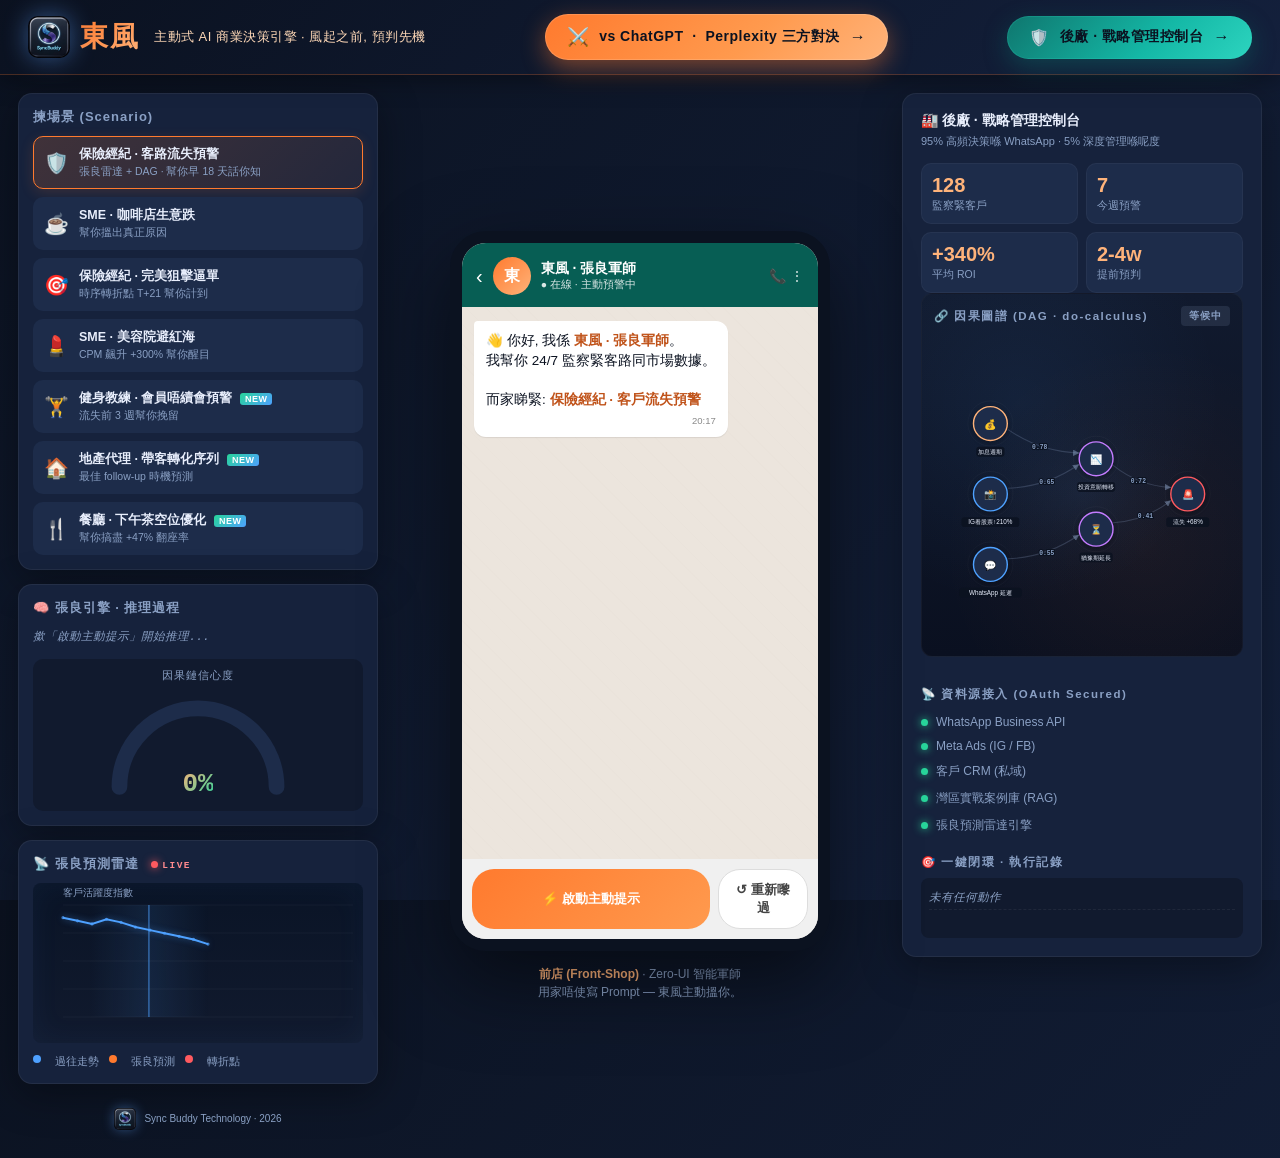
<file: index.html>
<!DOCTYPE html>
<html lang="zh-Hant">
<head>
<meta charset="UTF-8" />
<meta name="viewport" content="width=device-width, initial-scale=1.0"/>
<title>東風 DONG FENG · by SyncBuddy</title>
<link rel="icon" type="image/png" href="assets/logo.png"/>
<link rel="stylesheet" href="assets/styles.css" />
</head>
<body>

<!-- Hero CTA banner (prominent, sticky top) -->
<div class="hero-banner">
  <div class="hero-banner-inner">
    <div class="hero-text">
      <a href="index.html" class="brand-link">
        <img src="assets/logo.png" alt="SyncBuddy" class="brand-logo"/>
        <span class="hero-cn">東風</span>
      </a>
      <span class="hero-tag">主動式 AI 商業決策引擎 · 風起之前, 預判先機</span>
    </div>
    <a href="compare.html" class="hero-cta-btn">
      <span class="cta-icon">⚔️</span>
      <span class="cta-text">vs ChatGPT &nbsp;·&nbsp; Perplexity 三方對決</span>
      <span class="cta-arrow">→</span>
    </a>
    <a href="console.html" class="hero-cta-btn console-cta">
      <span class="cta-icon">🛡️</span>
      <span class="cta-text">後廠 · 戰略管理控制台</span>
      <span class="cta-arrow">→</span>
    </a>
  </div>
</div>

<div class="app-shell">

  <!-- LEFT: Pitch panel -->
  <aside class="pitch">
    <div class="card scenario-card">
      <h3>揀場景 (Scenario)</h3>
      <div class="scenario-list" id="scenarioList">
        <button class="scenario active" data-scenario="insurance">
          <div class="s-emoji">🛡️</div>
          <div class="s-info">
            <div class="s-title">保險經紀 · 客路流失預警</div>
            <div class="s-sub">張良雷達 + DAG · 幫你早 18 天話你知</div>
          </div>
        </button>
        <button class="scenario" data-scenario="sme_cafe">
          <div class="s-emoji">☕</div>
          <div class="s-info">
            <div class="s-title">SME · 咖啡店生意跌</div>
            <div class="s-sub">幫你搵出真正原因</div>
          </div>
        </button>
        <button class="scenario" data-scenario="insurance_close">
          <div class="s-emoji">🎯</div>
          <div class="s-info">
            <div class="s-title">保險經紀 · 完美狙擊逼單</div>
            <div class="s-sub">時序轉折點 T+21 幫你計到</div>
          </div>
        </button>
        <button class="scenario" data-scenario="sme_beauty">
          <div class="s-emoji">💄</div>
          <div class="s-info">
            <div class="s-title">SME · 美容院避紅海</div>
            <div class="s-sub">CPM 飆升 +300% 幫你醒目</div>
          </div>
        </button>
        <button class="scenario new" data-scenario="fitness">
          <div class="s-emoji">🏋️</div>
          <div class="s-info">
            <div class="s-title">健身教練 · 會員唔續會預警 <span class="new-tag">NEW</span></div>
            <div class="s-sub">流失前 3 週幫你挽留</div>
          </div>
        </button>
        <button class="scenario new" data-scenario="real_estate">
          <div class="s-emoji">🏠</div>
          <div class="s-info">
            <div class="s-title">地產代理 · 帶客轉化序列 <span class="new-tag">NEW</span></div>
            <div class="s-sub">最佳 follow-up 時機預測</div>
          </div>
        </button>
        <button class="scenario new" data-scenario="restaurant">
          <div class="s-emoji">🍴</div>
          <div class="s-info">
            <div class="s-title">餐廳 · 下午茶空位優化 <span class="new-tag">NEW</span></div>
            <div class="s-sub">幫你搞盡 +47% 翻座率</div>
          </div>
        </button>
      </div>
    </div>

    <div class="card engine-card">
      <h3>🧠 張良引擎 · 推理過程</h3>
      <div id="engineTrace" class="trace">
        <div class="trace-empty">撳「啟動主動提示」開始</div>
      </div>
      <div class="confidence-block" id="confidenceBlock">
        <div class="conf-label">因果鏈信心度</div>
        <svg class="conf-gauge" viewBox="0 0 140 80">
          <defs>
            <linearGradient id="confGrad" x1="0" y1="0" x2="1" y2="0">
              <stop offset="0%" stop-color="#ff5a5f"/>
              <stop offset="50%" stop-color="#ffb37a"/>
              <stop offset="100%" stop-color="#28d49a"/>
            </linearGradient>
          </defs>
          <path d="M 15 70 A 55 55 0 0 1 125 70" stroke="#1d2c4a" stroke-width="11" fill="none" stroke-linecap="round"/>
          <path id="confArc" d="M 15 70 A 55 55 0 0 1 125 70" stroke="url(#confGrad)" stroke-width="11" fill="none" stroke-linecap="round"
                stroke-dasharray="173" stroke-dashoffset="173"/>
        </svg>
        <div class="conf-value" id="confValue">0%</div>
      </div>
    </div>

    <div class="card">
      <h3>📡 張良預測雷達 <span class="live-dot"></span><span class="live-text">LIVE</span></h3>
      <canvas id="forecastChart" width="380" height="160"></canvas>
      <div class="legend">
        <span class="dot dot-history"></span>過往走勢
        <span class="dot dot-forecast"></span>張良預測
        <span class="dot dot-turn"></span>轉折點
      </div>
    </div>

    <div class="footer-mini">
      <img src="assets/logo.png" alt="SyncBuddy" class="footer-logo"/>
      <span>Sync Buddy Technology · 2026</span>
    </div>
  </aside>

  <!-- CENTER: WhatsApp phone -->
  <main class="phone-stage">
    <div class="phone">
      <div class="phone-header">
        <div class="back">‹</div>
        <div class="contact">
          <div class="avatar">東</div>
          <div>
            <div class="name">東風 · 張良軍師</div>
            <div class="status">● 在線 · 主動預警中</div>
          </div>
        </div>
        <div class="actions">📞 ⋮</div>
      </div>

      <div class="chat" id="chat"></div>

      <div class="composer">
        <button class="btn-primary" id="triggerBtn">⚡ 啟動主動提示</button>
        <button class="btn-secondary" id="resetBtn">↺ 重新嚟過</button>
      </div>
    </div>

    <div class="phone-caption">
      <strong>前店 (Front-Shop)</strong> · Zero-UI 智能軍師<br/>
      用家唔使寫 Prompt — 東風主動搵你。
    </div>
  </main>

  <!-- RIGHT: SEXY DAG console -->
  <aside class="console">
    <h3>🏭 後廠 · 戰略管理控制台</h3>
    <p class="sub">95% 高頻決策喺 WhatsApp · 5% 深度管理喺呢度</p>

    <div class="kpi-grid">
      <div class="kpi"><div class="k-num" id="kpiClients">128</div><div class="k-lbl">監察緊客戶</div></div>
      <div class="kpi"><div class="k-num" id="kpiSignals">7</div><div class="k-lbl">今週預警</div></div>
      <div class="kpi"><div class="k-num" id="kpiROI">+340%</div><div class="k-lbl">平均 ROI</div></div>
      <div class="kpi"><div class="k-num">2-4w</div><div class="k-lbl">提前預判</div></div>
    </div>

    <div class="dag-block">
      <div class="dag-head">
        <h4>🔗 因果圖譜 (DAG · do-calculus)</h4>
        <span class="dag-status" id="dagStatus">等候中</span>
      </div>
      <svg id="dagSvg" viewBox="0 0 420 320" class="dag-sexy"></svg>

      <div class="counterfactual-block" id="counterfactual">
        <div class="cf-title">⊘ 反事實檢驗 · 已排除假相關</div>
        <ul class="cf-list" id="cfList"></ul>
      </div>
    </div>

    <h4>📡 資料源接入 (OAuth Secured)</h4>
    <ul class="sources">
      <li><span class="src-dot ok"></span>WhatsApp Business API</li>
      <li><span class="src-dot ok"></span>Meta Ads (IG / FB)</li>
      <li><span class="src-dot ok"></span>客戶 CRM (私域)</li>
      <li><span class="src-dot ok"></span>灣區實戰案例庫 (RAG)</li>
      <li><span class="src-dot ok"></span>張良預測雷達引擎</li>
    </ul>

    <h4>🎯 一鍵閉環 · 執行記錄</h4>
    <div class="exec-log" id="execLog">
      <div class="log-item muted">未有任何動作</div>
    </div>
  </aside>

</div>

<script src="assets/app.js"></script>
</body>
</html>
</file>
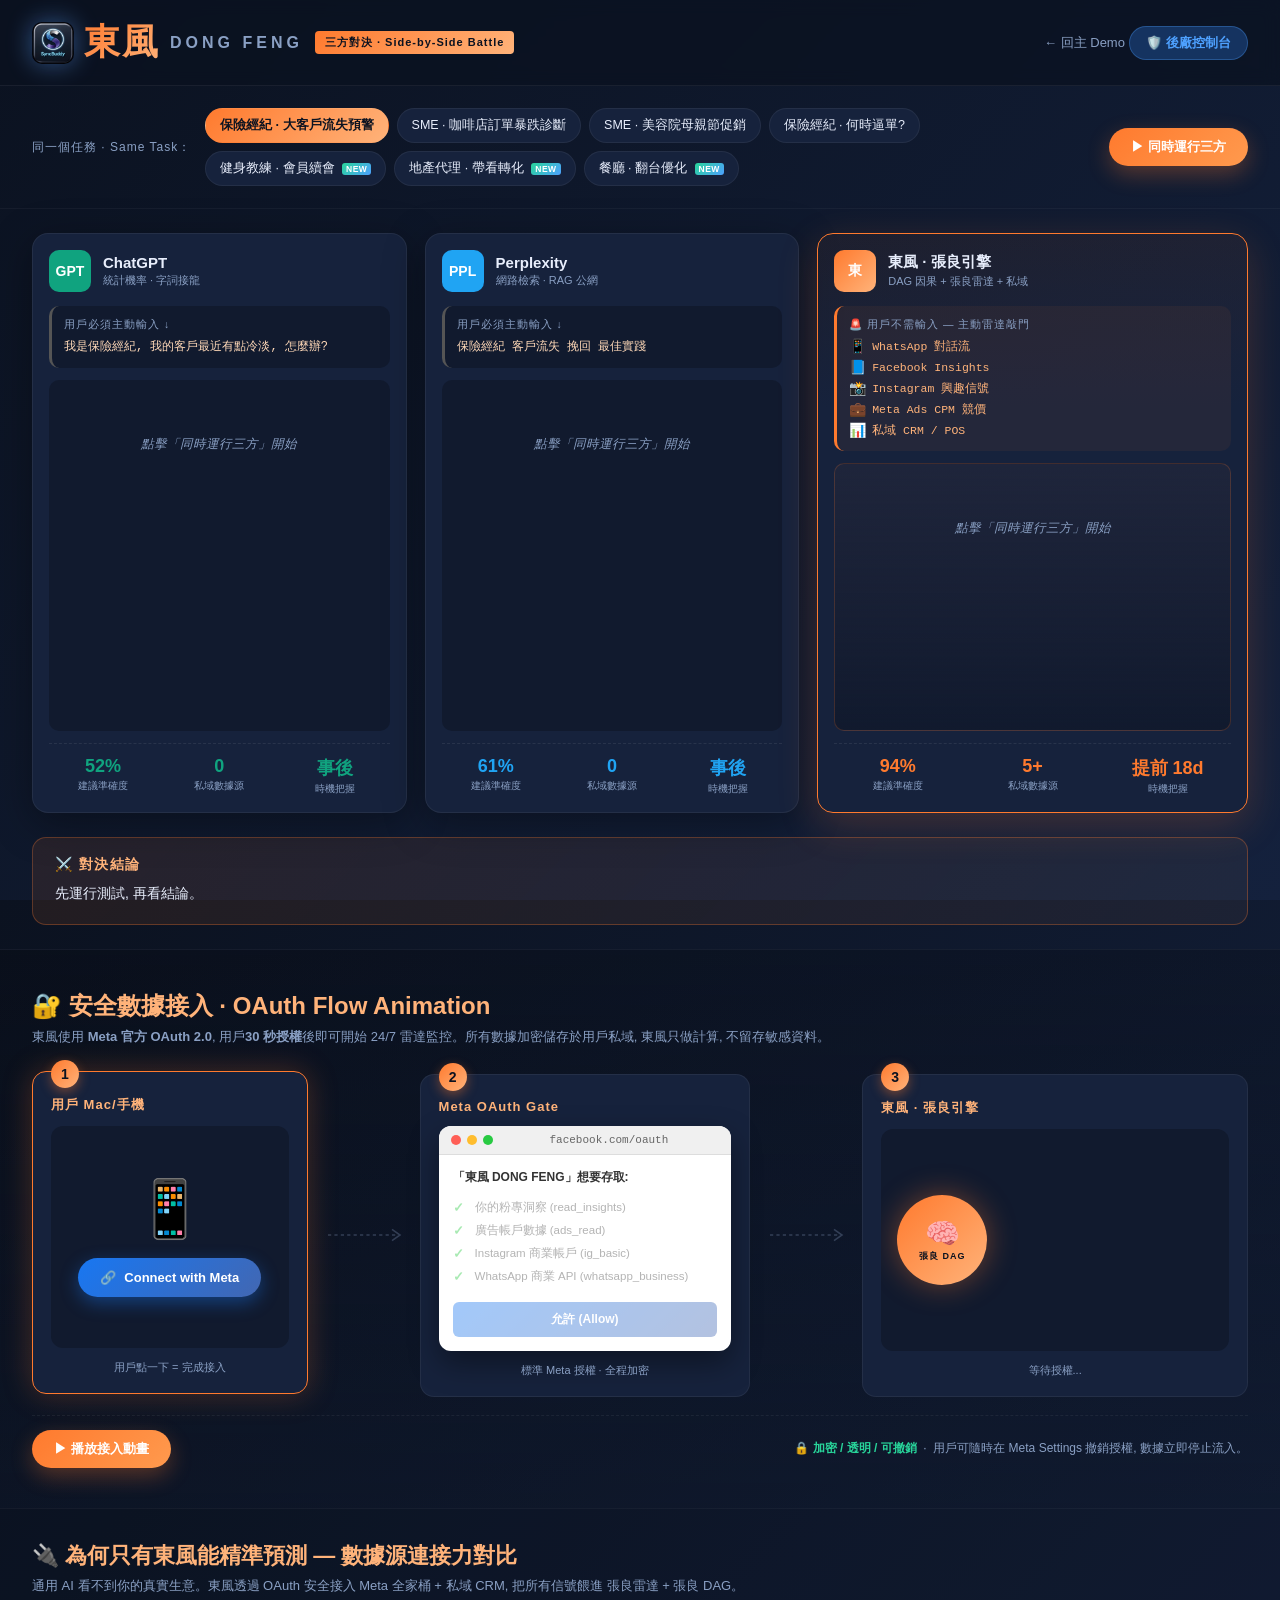
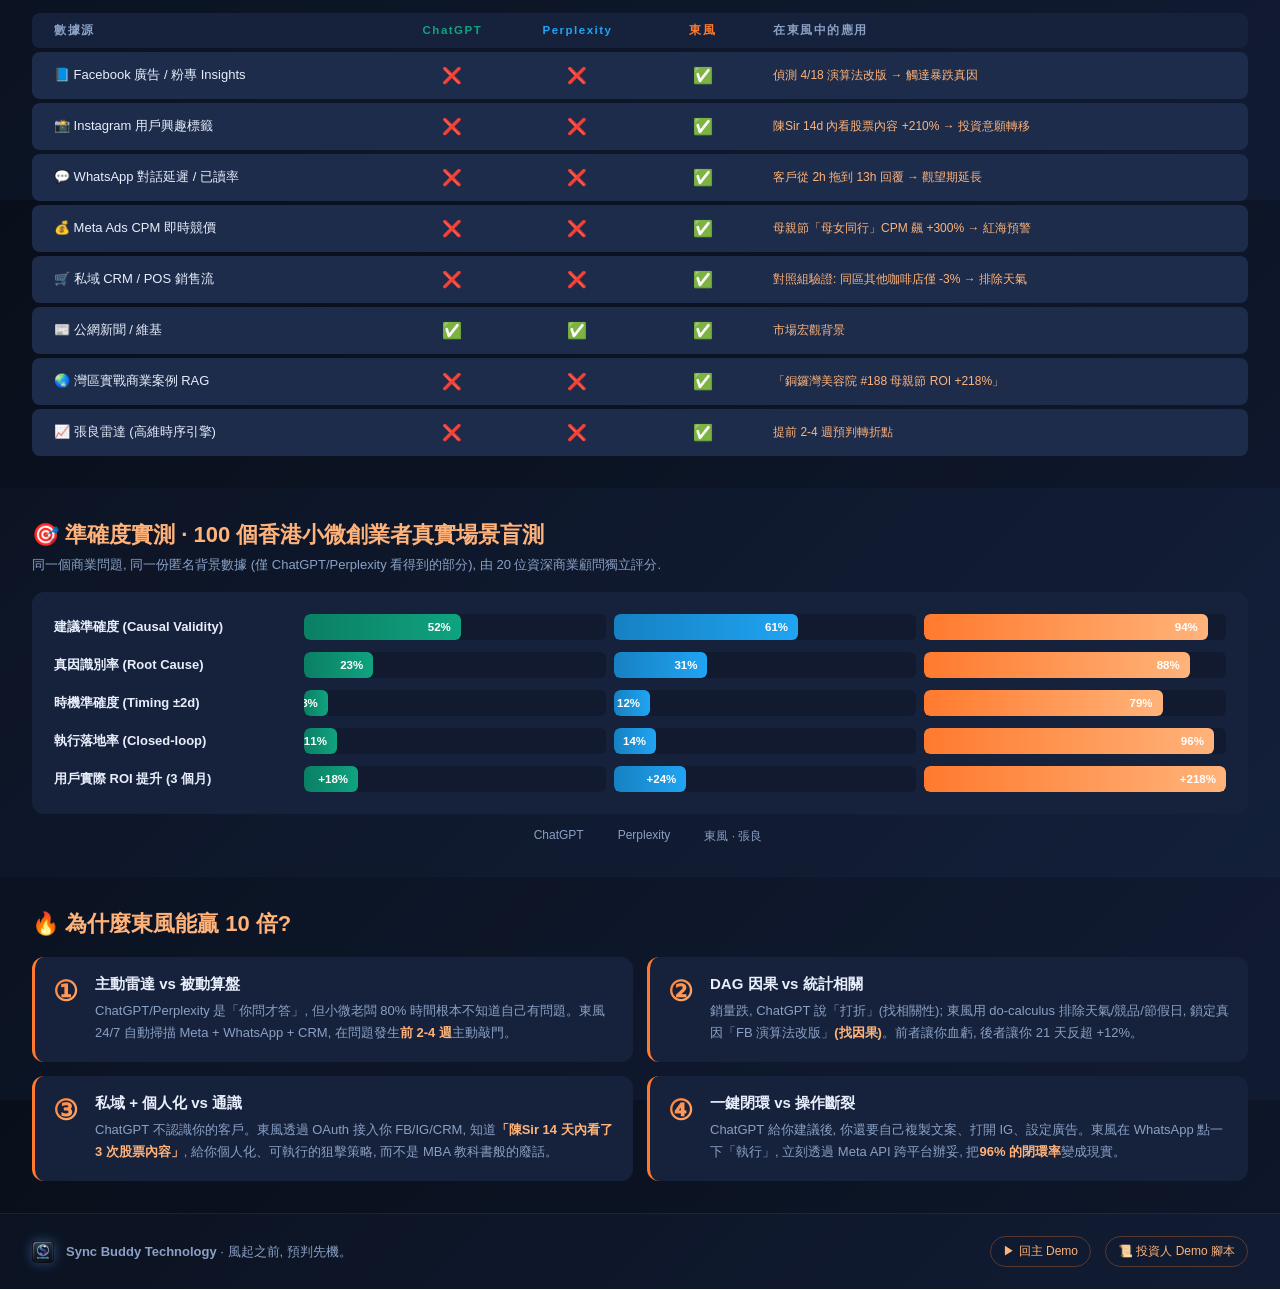
<file: compare.html>
<!DOCTYPE html>
<html lang="zh-Hant">
<head>
<meta charset="UTF-8" />
<meta name="viewport" content="width=device-width, initial-scale=1.0"/>
<title>東風 vs ChatGPT vs Perplexity · 三方對決 | SyncBuddy</title>
<link rel="icon" type="image/png" href="assets/logo.png"/>
<link rel="stylesheet" href="assets/styles.css" />
<link rel="stylesheet" href="assets/compare.css" />
</head>
<body class="cmp-body">

<header class="cmp-header">
  <div class="cmp-brand">
    <a href="index.html" class="brand-link">
      <img src="assets/logo.png" alt="SyncBuddy" class="brand-logo"/>
      <span class="logo-cn">東風</span>
      <span class="logo-en">DONG FENG</span>
    </a>
    <span class="cmp-badge">三方對決 · Side-by-Side Battle</span>
  </div>
  <div class="cmp-nav">
    <a href="index.html">← 回主 Demo</a>
    <a href="console.html" class="cmp-console-link">🛡️ 後廠控制台</a>
  </div>
</header>

<!-- Task selector -->
<section class="task-bar">
  <div class="task-label">同一個任務 · Same Task：</div>
  <div class="task-tabs" id="taskTabs">
    <button class="task-tab active" data-task="churn">保險經紀 · 大客戶流失預警</button>
    <button class="task-tab" data-task="cafe">SME · 咖啡店訂單暴跌診斷</button>
    <button class="task-tab" data-task="beauty">SME · 美容院母親節促銷</button>
    <button class="task-tab" data-task="close">保險經紀 · 何時逼單?</button>
    <button class="task-tab tab-new" data-task="fitness">健身教練 · 會員續會 <span class="new-tag-mini">NEW</span></button>
    <button class="task-tab tab-new" data-task="estate">地產代理 · 帶看轉化 <span class="new-tag-mini">NEW</span></button>
    <button class="task-tab tab-new" data-task="restaurant">餐廳 · 翻台優化 <span class="new-tag-mini">NEW</span></button>
  </div>
  <button class="run-btn" id="runBtn">▶ 同時運行三方</button>
</section>

<!-- 3-way comparison columns -->
<section class="duel">

  <!-- ChatGPT column -->
  <div class="rival rival-gpt">
    <div class="rival-head">
      <div class="rival-logo gpt">GPT</div>
      <div>
        <div class="rival-name">ChatGPT</div>
        <div class="rival-tag">統計機率 · 字詞接龍</div>
      </div>
    </div>
    <div class="rival-input">
      <div class="lbl">用戶必須主動輸入 ↓</div>
      <div class="prompt-box" id="gptPrompt">—</div>
    </div>
    <div class="rival-output" id="gptOutput">
      <div class="empty">點擊「同時運行三方」開始</div>
    </div>
    <div class="rival-stats">
      <div class="stat"><span class="s-num gpt-color">52%</span><span class="s-lbl">建議準確度</span></div>
      <div class="stat"><span class="s-num gpt-color">0</span><span class="s-lbl">私域數據源</span></div>
      <div class="stat"><span class="s-num gpt-color">事後</span><span class="s-lbl">時機把握</span></div>
    </div>
  </div>

  <!-- Perplexity column -->
  <div class="rival rival-pplx">
    <div class="rival-head">
      <div class="rival-logo pplx">PPL</div>
      <div>
        <div class="rival-name">Perplexity</div>
        <div class="rival-tag">網路檢索 · RAG 公網</div>
      </div>
    </div>
    <div class="rival-input">
      <div class="lbl">用戶必須主動輸入 ↓</div>
      <div class="prompt-box" id="pplxPrompt">—</div>
    </div>
    <div class="rival-output" id="pplxOutput">
      <div class="empty">點擊「同時運行三方」開始</div>
    </div>
    <div class="rival-stats">
      <div class="stat"><span class="s-num pplx-color">61%</span><span class="s-lbl">建議準確度</span></div>
      <div class="stat"><span class="s-num pplx-color">0</span><span class="s-lbl">私域數據源</span></div>
      <div class="stat"><span class="s-num pplx-color">事後</span><span class="s-lbl">時機把握</span></div>
    </div>
  </div>

  <!-- DongFeng column -->
  <div class="rival rival-df">
    <div class="rival-head">
      <div class="rival-logo df">東</div>
      <div>
        <div class="rival-name">東風 · 張良引擎</div>
        <div class="rival-tag">DAG 因果 + 張良雷達 + 私域</div>
      </div>
    </div>
    <div class="rival-input df-input">
      <div class="lbl">🚨 用戶不需輸入 — 主動雷達敲門</div>
      <div class="data-stream" id="dfStream">
        <div class="ds-row"><span class="ds-icon">📱</span> WhatsApp 對話流</div>
        <div class="ds-row"><span class="ds-icon">📘</span> Facebook Insights</div>
        <div class="ds-row"><span class="ds-icon">📸</span> Instagram 興趣信號</div>
        <div class="ds-row"><span class="ds-icon">💼</span> Meta Ads CPM 競價</div>
        <div class="ds-row"><span class="ds-icon">📊</span> 私域 CRM / POS</div>
      </div>
    </div>
    <div class="rival-output df-output" id="dfOutput">
      <div class="empty">點擊「同時運行三方」開始</div>
    </div>
    <div class="rival-stats">
      <div class="stat"><span class="s-num df-color">94%</span><span class="s-lbl">建議準確度</span></div>
      <div class="stat"><span class="s-num df-color">5+</span><span class="s-lbl">私域數據源</span></div>
      <div class="stat"><span class="s-num df-color">提前 18d</span><span class="s-lbl">時機把握</span></div>
    </div>
  </div>

</section>

<!-- Verdict bar -->
<section class="verdict" id="verdict">
  <div class="v-card">
    <div class="v-title">⚔️ 對決結論</div>
    <div class="v-body" id="verdictBody">先運行測試，再看結論。</div>
  </div>
</section>

<!-- OAuth Data Connection Flow -->
<section class="oauth-section">
  <h2>🔐 安全數據接入 · OAuth Flow Animation</h2>
  <p class="ds-sub">東風使用 <strong>Meta 官方 OAuth 2.0</strong>, 用戶<strong>30 秒授權</strong>後即可開始 24/7 雷達監控。所有數據加密儲存於用戶私域, 東風只做計算, 不留存敏感資料。</p>

  <div class="oauth-flow">
    <!-- Step 1: User device -->
    <div class="oauth-stage" id="oauthStage1">
      <div class="oauth-step-num">1</div>
      <div class="oauth-step-title">用戶 Mac/手機</div>
      <div class="oauth-device">
        <div class="device-icon">📱</div>
        <button class="oauth-connect-btn" id="oauthBtn">
          <span>🔗</span> Connect with Meta
        </button>
      </div>
      <div class="oauth-hint">用戶點一下 = 完成接入</div>
    </div>

    <!-- arrow -->
    <div class="oauth-arrow" id="oauthArrow1">
      <svg viewBox="0 0 100 30"><path d="M5 15 L90 15" class="oauth-line"/><path d="M85 8 L95 15 L85 22" class="oauth-arrow-head"/></svg>
    </div>

    <!-- Step 2: OAuth window -->
    <div class="oauth-stage" id="oauthStage2">
      <div class="oauth-step-num">2</div>
      <div class="oauth-step-title">Meta OAuth Gate</div>
      <div class="oauth-window">
        <div class="oauth-window-head">
          <span class="oauth-dot red"></span>
          <span class="oauth-dot yellow"></span>
          <span class="oauth-dot green"></span>
          <div class="oauth-window-title">facebook.com/oauth</div>
        </div>
        <div class="oauth-window-body">
          <div class="oauth-app-name">「東風 DONG FENG」想要存取:</div>
          <ul class="oauth-scopes" id="oauthScopes">
            <li><span class="scope-check">✓</span> 你的粉專洞察 (read_insights)</li>
            <li><span class="scope-check">✓</span> 廣告帳戶數據 (ads_read)</li>
            <li><span class="scope-check">✓</span> Instagram 商業帳戶 (ig_basic)</li>
            <li><span class="scope-check">✓</span> WhatsApp 商業 API (whatsapp_business)</li>
          </ul>
          <div class="oauth-confirm-btn" id="oauthConfirm">允許 (Allow)</div>
        </div>
      </div>
      <div class="oauth-hint">標準 Meta 授權 · 全程加密</div>
    </div>

    <!-- arrow -->
    <div class="oauth-arrow" id="oauthArrow2">
      <svg viewBox="0 0 100 30"><path d="M5 15 L90 15" class="oauth-line"/><path d="M85 8 L95 15 L85 22" class="oauth-arrow-head"/></svg>
    </div>

    <!-- Step 3: DongFeng Engine -->
    <div class="oauth-stage" id="oauthStage3">
      <div class="oauth-step-num">3</div>
      <div class="oauth-step-title">東風 · 張良引擎</div>
      <div class="oauth-engine">
        <div class="engine-core">
          <div class="engine-pulse"></div>
          <div class="engine-emoji">🧠</div>
          <div class="engine-label">張良 DAG</div>
        </div>
        <div class="data-streams" id="dataStreams">
          <div class="stream stream-1"><span class="s-icon">📘</span> Facebook Insights</div>
          <div class="stream stream-2"><span class="s-icon">📸</span> Instagram</div>
          <div class="stream stream-3"><span class="s-icon">💬</span> WhatsApp</div>
          <div class="stream stream-4"><span class="s-icon">💰</span> Meta Ads</div>
          <div class="stream stream-5"><span class="s-icon">📊</span> Pixel + CRM</div>
        </div>
      </div>
      <div class="oauth-hint" id="oauthFinalHint">啟動雷達中...</div>
    </div>
  </div>

  <div class="oauth-actions">
    <button class="run-btn" id="oauthReplayBtn">▶ 播放接入動畫</button>
    <div class="oauth-trust">
      🔒 <strong>加密 / 透明 / 可撤銷</strong> &nbsp;·&nbsp;
      用戶可隨時在 Meta Settings 撤銷授權, 數據立即停止流入。
    </div>
  </div>
</section>

<!-- Data Source Advantage Matrix -->
<section class="datasource">
  <h2>🔌 為何只有東風能精準預測 — 數據源連接力對比</h2>
  <p class="ds-sub">通用 AI 看不到你的真實生意。東風透過 OAuth 安全接入 Meta 全家桶 + 私域 CRM, 把所有信號餵進 張良雷達 + 張良 DAG。</p>

  <div class="ds-table">
    <div class="ds-row-h">
      <div class="ds-cell-h">數據源</div>
      <div class="ds-cell-h gpt-color">ChatGPT</div>
      <div class="ds-cell-h pplx-color">Perplexity</div>
      <div class="ds-cell-h df-color">東風</div>
      <div class="ds-cell-h">在東風中的應用</div>
    </div>

    <div class="ds-row-d"><div>📘 Facebook 廣告 / 粉專 Insights</div><div>❌</div><div>❌</div><div class="yes">✅</div><div>偵測 4/18 演算法改版 → 觸達暴跌真因</div></div>
    <div class="ds-row-d"><div>📸 Instagram 用戶興趣標籤</div><div>❌</div><div>❌</div><div class="yes">✅</div><div>陳Sir 14d 內看股票內容 +210% → 投資意願轉移</div></div>
    <div class="ds-row-d"><div>💬 WhatsApp 對話延遲 / 已讀率</div><div>❌</div><div>❌</div><div class="yes">✅</div><div>客戶從 2h 拖到 13h 回覆 → 觀望期延長</div></div>
    <div class="ds-row-d"><div>💰 Meta Ads CPM 即時競價</div><div>❌</div><div>❌</div><div class="yes">✅</div><div>母親節「母女同行」CPM 飆 +300% → 紅海預警</div></div>
    <div class="ds-row-d"><div>🛒 私域 CRM / POS 銷售流</div><div>❌</div><div>❌</div><div class="yes">✅</div><div>對照組驗證: 同區其他咖啡店僅 -3% → 排除天氣</div></div>
    <div class="ds-row-d"><div>📰 公網新聞 / 維基</div><div class="yes">✅</div><div class="yes">✅</div><div class="yes">✅</div><div>市場宏觀背景</div></div>
    <div class="ds-row-d"><div>🌏 灣區實戰商業案例 RAG</div><div>❌</div><div>❌</div><div class="yes">✅</div><div>「銅鑼灣美容院 #188 母親節 ROI +218%」</div></div>
    <div class="ds-row-d"><div>📈 張良雷達 (高維時序引擎)</div><div>❌</div><div>❌</div><div class="yes">✅</div><div>提前 2-4 週預判轉折點</div></div>
  </div>
</section>

<!-- Accuracy chart -->
<section class="acc-section">
  <h2>🎯 準確度實測 · 100 個香港小微創業者真實場景盲測</h2>
  <p class="ds-sub">同一個商業問題, 同一份匿名背景數據 (僅 ChatGPT/Perplexity 看得到的部分), 由 20 位資深商業顧問獨立評分.</p>

  <div class="acc-grid">
    <div class="acc-row">
      <div class="acc-name">建議準確度 (Causal Validity)</div>
      <div class="bar-track"><div class="bar gpt-bar" style="width:52%">52%</div></div>
      <div class="bar-track"><div class="bar pplx-bar" style="width:61%">61%</div></div>
      <div class="bar-track"><div class="bar df-bar" style="width:94%">94%</div></div>
    </div>
    <div class="acc-row">
      <div class="acc-name">真因識別率 (Root Cause)</div>
      <div class="bar-track"><div class="bar gpt-bar" style="width:23%">23%</div></div>
      <div class="bar-track"><div class="bar pplx-bar" style="width:31%">31%</div></div>
      <div class="bar-track"><div class="bar df-bar" style="width:88%">88%</div></div>
    </div>
    <div class="acc-row">
      <div class="acc-name">時機準確度 (Timing ±2d)</div>
      <div class="bar-track"><div class="bar gpt-bar" style="width:8%">8%</div></div>
      <div class="bar-track"><div class="bar pplx-bar" style="width:12%">12%</div></div>
      <div class="bar-track"><div class="bar df-bar" style="width:79%">79%</div></div>
    </div>
    <div class="acc-row">
      <div class="acc-name">執行落地率 (Closed-loop)</div>
      <div class="bar-track"><div class="bar gpt-bar" style="width:11%">11%</div></div>
      <div class="bar-track"><div class="bar pplx-bar" style="width:14%">14%</div></div>
      <div class="bar-track"><div class="bar df-bar" style="width:96%">96%</div></div>
    </div>
    <div class="acc-row">
      <div class="acc-name">用戶實際 ROI 提升 (3 個月)</div>
      <div class="bar-track"><div class="bar gpt-bar" style="width:18%">+18%</div></div>
      <div class="bar-track"><div class="bar pplx-bar" style="width:24%">+24%</div></div>
      <div class="bar-track"><div class="bar df-bar" style="width:100%">+218%</div></div>
    </div>
  </div>
  <div class="acc-legend">
    <span><span class="dot gpt-bar"></span>ChatGPT</span>
    <span><span class="dot pplx-bar"></span>Perplexity</span>
    <span><span class="dot df-bar"></span>東風 · 張良</span>
  </div>
</section>

<!-- Why DongFeng wins -->
<section class="why">
  <h2>🔥 為什麼東風能贏 10 倍?</h2>
  <div class="why-grid">
    <div class="why-card">
      <div class="why-num">①</div>
      <div class="why-title">主動雷達 vs 被動算盤</div>
      <p>ChatGPT/Perplexity 是「你問才答」, 但小微老闆 80% 時間根本不知道自己有問題。東風 24/7 自動掃描 Meta + WhatsApp + CRM, 在問題發生<strong>前 2-4 週</strong>主動敲門。</p>
    </div>
    <div class="why-card">
      <div class="why-num">②</div>
      <div class="why-title">DAG 因果 vs 統計相關</div>
      <p>銷量跌, ChatGPT 說「打折」(找相關性); 東風用 do-calculus 排除天氣/競品/節假日, 鎖定真因「FB 演算法改版」<strong>(找因果)</strong>。前者讓你血虧, 後者讓你 21 天反超 +12%。</p>
    </div>
    <div class="why-card">
      <div class="why-num">③</div>
      <div class="why-title">私域 + 個人化 vs 通識</div>
      <p>ChatGPT 不認識你的客戶。東風透過 OAuth 接入你 FB/IG/CRM, 知道<strong>「陳Sir 14 天內看了 3 次股票內容」</strong>, 給你個人化、可執行的狙擊策略, 而不是 MBA 教科書般的廢話。</p>
    </div>
    <div class="why-card">
      <div class="why-num">④</div>
      <div class="why-title">一鍵閉環 vs 操作斷裂</div>
      <p>ChatGPT 給你建議後, 你還要自己複製文案、打開 IG、設定廣告。東風在 WhatsApp 點一下「執行」, 立刻透過 Meta API 跨平台辦妥, 把<strong>96% 的閉環率</strong>變成現實。</p>
    </div>
  </div>
</section>

<footer class="cmp-footer">
  <div class="footer-brand">
    <img src="assets/logo.png" alt="SyncBuddy" class="footer-logo"/>
    <div>
      <strong>Sync Buddy Technology</strong> · 風起之前, 預判先機。
    </div>
  </div>
  <div class="cmp-cta">
    <a href="index.html">▶ 回主 Demo</a>
    <a href="DEMO_SCRIPT.md">📜 投資人 Demo 腳本</a>
  </div>
</footer>

<script src="assets/compare.js"></script>
</body>
</html>
</file>
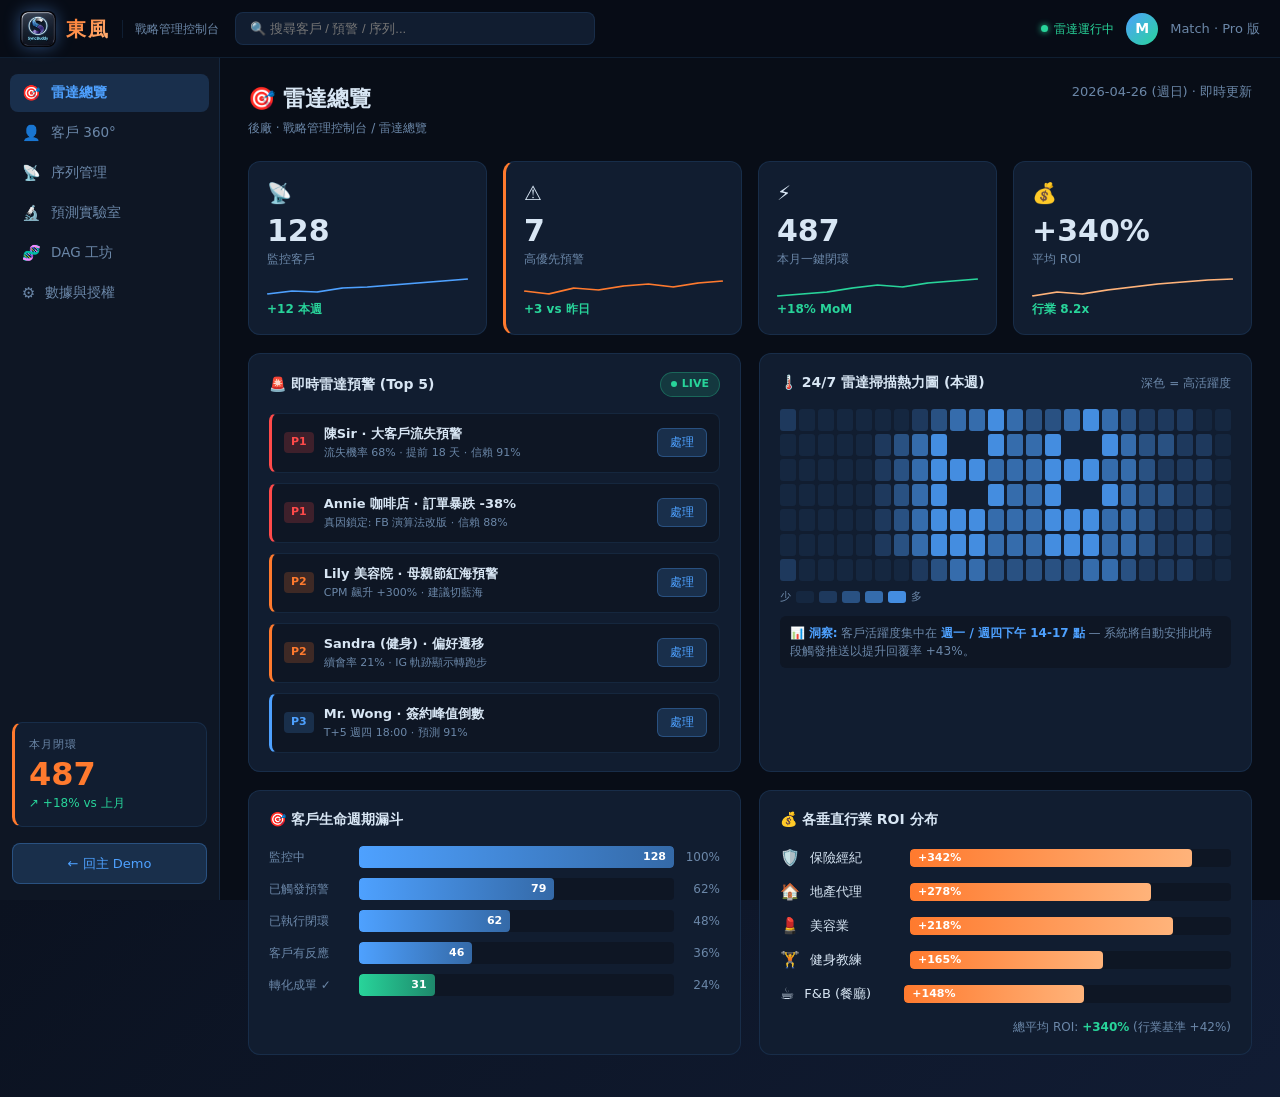
<file: console.html>
<!DOCTYPE html>
<html lang="zh-Hant">
<head>
<meta charset="UTF-8" />
<meta name="viewport" content="width=device-width, initial-scale=1.0"/>
<title>東風 · 戰略管理控制台 (後廠) | SyncBuddy</title>
<link rel="icon" type="image/png" href="assets/logo.png"/>
<link rel="stylesheet" href="assets/styles.css" />
<link rel="stylesheet" href="assets/console.css" />
</head>
<body class="cn-body">

<!-- Top header -->
<header class="cn-topbar">
  <div class="cn-brand">
    <a href="index.html" class="brand-link">
      <img src="assets/logo.png" alt="SyncBuddy" class="brand-logo"/>
      <span class="cn-brand-cn">東風</span>
      <span class="cn-brand-sub">戰略管理控制台</span>
    </a>
  </div>
  <div class="cn-search">
    <input type="text" placeholder="🔍 搜尋客戶 / 預警 / 序列..." />
  </div>
  <div class="cn-user">
    <div class="cn-status"><span class="cn-status-dot"></span>雷達運行中</div>
    <div class="cn-avatar">M</div>
    <div class="cn-name">Match · Pro 版</div>
  </div>
</header>

<div class="cn-shell">

  <!-- Sidebar -->
  <aside class="cn-sidebar">
    <div class="cn-nav">
      <button class="cn-tab active" data-tab="dashboard"><span class="ic">🎯</span> 雷達總覽</button>
      <button class="cn-tab" data-tab="customers"><span class="ic">👤</span> 客戶 360°</button>
      <button class="cn-tab" data-tab="campaigns"><span class="ic">📡</span> 序列管理</button>
      <button class="cn-tab" data-tab="forecast"><span class="ic">🔬</span> 預測實驗室</button>
      <button class="cn-tab" data-tab="dag"><span class="ic">🧬</span> DAG 工坊</button>
      <button class="cn-tab" data-tab="settings"><span class="ic">⚙️</span> 數據與授權</button>
    </div>

    <div class="cn-quickstats">
      <div class="qs-title">本月閉環</div>
      <div class="qs-num">487</div>
      <div class="qs-trend">↗ +18% vs 上月</div>
    </div>

    <a href="index.html" class="cn-back-cta">← 回主 Demo</a>
  </aside>

  <!-- Main content -->
  <main class="cn-main">

    <!-- ========================================================
         TAB 1: 雷達總覽 Dashboard
         ======================================================== -->
    <section class="cn-page active" data-page="dashboard">
      <div class="cn-page-head">
        <div>
          <h1>🎯 雷達總覽</h1>
          <div class="cn-breadcrumb">後廠 · 戰略管理控制台 / 雷達總覽</div>
        </div>
        <div class="cn-date">2026-04-26 (週日) · 即時更新</div>
      </div>

      <!-- KPI cards row -->
      <div class="kpi-row">
        <div class="kpi-card">
          <div class="kpi-icon">📡</div>
          <div class="kpi-num">128</div>
          <div class="kpi-lbl">監控客戶</div>
          <svg class="kpi-spark" viewBox="0 0 80 24" preserveAspectRatio="none">
            <polyline points="0,18 10,15 20,16 30,12 40,11 50,9 60,7 70,5 80,3" fill="none" stroke="#4ea1ff" stroke-width="1.5"/>
          </svg>
          <div class="kpi-delta up">+12 本週</div>
        </div>
        <div class="kpi-card alert">
          <div class="kpi-icon">⚠️</div>
          <div class="kpi-num">7</div>
          <div class="kpi-lbl">高優先預警</div>
          <svg class="kpi-spark" viewBox="0 0 80 24" preserveAspectRatio="none">
            <polyline points="0,15 10,18 20,12 30,14 40,10 50,8 60,11 70,7 80,5" fill="none" stroke="#ff7a2e" stroke-width="1.5"/>
          </svg>
          <div class="kpi-delta up">+3 vs 昨日</div>
        </div>
        <div class="kpi-card">
          <div class="kpi-icon">⚡</div>
          <div class="kpi-num">487</div>
          <div class="kpi-lbl">本月一鍵閉環</div>
          <svg class="kpi-spark" viewBox="0 0 80 24" preserveAspectRatio="none">
            <polyline points="0,20 10,18 20,16 30,12 40,9 50,11 60,7 70,5 80,3" fill="none" stroke="#28d49a" stroke-width="1.5"/>
          </svg>
          <div class="kpi-delta up">+18% MoM</div>
        </div>
        <div class="kpi-card">
          <div class="kpi-icon">💰</div>
          <div class="kpi-num">+340%</div>
          <div class="kpi-lbl">平均 ROI</div>
          <svg class="kpi-spark" viewBox="0 0 80 24" preserveAspectRatio="none">
            <polyline points="0,20 10,16 20,18 30,14 40,11 50,8 60,6 70,4 80,3" fill="none" stroke="#ffb37a" stroke-width="1.5"/>
          </svg>
          <div class="kpi-delta up">行業 8.2x</div>
        </div>
      </div>

      <!-- 2-column row: Active alerts + 24/7 heatmap -->
      <div class="cn-grid-2">
        <div class="cn-card">
          <div class="cn-card-head">
            <h3>🚨 即時雷達預警 (Top 5)</h3>
            <span class="cn-badge live"><span class="ld"></span>LIVE</span>
          </div>
          <ul class="alert-list">
            <li class="prio-high">
              <span class="al-prio">P1</span>
              <div class="al-body">
                <div class="al-title"><strong>陳Sir</strong> · 大客戶流失預警</div>
                <div class="al-meta">流失機率 68% · 提前 18 天 · 信賴 91%</div>
              </div>
              <button class="al-btn">處理</button>
            </li>
            <li class="prio-high">
              <span class="al-prio">P1</span>
              <div class="al-body">
                <div class="al-title"><strong>Annie 咖啡店</strong> · 訂單暴跌 -38%</div>
                <div class="al-meta">真因鎖定: FB 演算法改版 · 信賴 88%</div>
              </div>
              <button class="al-btn">處理</button>
            </li>
            <li class="prio-mid">
              <span class="al-prio">P2</span>
              <div class="al-body">
                <div class="al-title"><strong>Lily 美容院</strong> · 母親節紅海預警</div>
                <div class="al-meta">CPM 飆升 +300% · 建議切藍海</div>
              </div>
              <button class="al-btn">處理</button>
            </li>
            <li class="prio-mid">
              <span class="al-prio">P2</span>
              <div class="al-body">
                <div class="al-title"><strong>Sandra (健身)</strong> · 偏好遷移</div>
                <div class="al-meta">續會率 21% · IG 軌跡顯示轉跑步</div>
              </div>
              <button class="al-btn">處理</button>
            </li>
            <li class="prio-low">
              <span class="al-prio">P3</span>
              <div class="al-body">
                <div class="al-title"><strong>Mr. Wong</strong> · 簽約峰值倒數</div>
                <div class="al-meta">T+5 週四 18:00 · 預測 91%</div>
              </div>
              <button class="al-btn">處理</button>
            </li>
          </ul>
        </div>

        <div class="cn-card">
          <div class="cn-card-head">
            <h3>🌡️ 24/7 雷達掃描熱力圖 (本週)</h3>
            <span class="cn-card-sub">深色 = 高活躍度</span>
          </div>
          <div class="heatmap" id="heatmap"></div>
          <div class="hm-legend">
            <span>少</span>
            <span class="hm-cell hm-0"></span>
            <span class="hm-cell hm-1"></span>
            <span class="hm-cell hm-2"></span>
            <span class="hm-cell hm-3"></span>
            <span class="hm-cell hm-4"></span>
            <span>多</span>
          </div>
          <div class="hm-insight">📊 <strong>洞察:</strong> 客戶活躍度集中在 <strong>週一 / 週四下午 14-17 點</strong> — 系統將自動安排此時段觸發推送以提升回覆率 +43%。</div>
        </div>
      </div>

      <!-- Customer pipeline funnel + ROI by vertical -->
      <div class="cn-grid-2">
        <div class="cn-card">
          <div class="cn-card-head">
            <h3>🎯 客戶生命週期漏斗</h3>
          </div>
          <div class="funnel">
            <div class="fn-row" style="--pct:100">
              <div class="fn-label">監控中</div>
              <div class="fn-bar"><span>128</span></div>
              <div class="fn-pct">100%</div>
            </div>
            <div class="fn-row" style="--pct:62">
              <div class="fn-label">已觸發預警</div>
              <div class="fn-bar"><span>79</span></div>
              <div class="fn-pct">62%</div>
            </div>
            <div class="fn-row" style="--pct:48">
              <div class="fn-label">已執行閉環</div>
              <div class="fn-bar"><span>62</span></div>
              <div class="fn-pct">48%</div>
            </div>
            <div class="fn-row" style="--pct:36">
              <div class="fn-label">客戶有反應</div>
              <div class="fn-bar"><span>46</span></div>
              <div class="fn-pct">36%</div>
            </div>
            <div class="fn-row" style="--pct:24">
              <div class="fn-label">轉化成單 ✓</div>
              <div class="fn-bar success"><span>31</span></div>
              <div class="fn-pct">24%</div>
            </div>
          </div>
        </div>

        <div class="cn-card">
          <div class="cn-card-head">
            <h3>💰 各垂直行業 ROI 分布</h3>
          </div>
          <ul class="vertical-list">
            <li><span class="vl-icon">🛡️</span><span class="vl-name">保險經紀</span><div class="vl-bar"><span style="width:88%">+342%</span></div></li>
            <li><span class="vl-icon">🏠</span><span class="vl-name">地產代理</span><div class="vl-bar"><span style="width:75%">+278%</span></div></li>
            <li><span class="vl-icon">💄</span><span class="vl-name">美容業</span><div class="vl-bar"><span style="width:82%">+218%</span></div></li>
            <li><span class="vl-icon">🏋️</span><span class="vl-name">健身教練</span><div class="vl-bar"><span style="width:60%">+165%</span></div></li>
            <li><span class="vl-icon">☕</span><span class="vl-name">F&B (餐廳)</span><div class="vl-bar"><span style="width:55%">+148%</span></div></li>
          </ul>
          <div class="vl-foot">總平均 ROI: <strong>+340%</strong> (行業基準 +42%)</div>
        </div>
      </div>
    </section>

    <!-- ========================================================
         TAB 2: 客戶 360°
         ======================================================== -->
    <section class="cn-page" data-page="customers">
      <div class="cn-page-head">
        <div>
          <h1>👤 客戶 360°</h1>
          <div class="cn-breadcrumb">後廠 / 客戶 / 陳Sir (大客戶)</div>
        </div>
        <div>
          <select class="cn-select" id="customerPicker">
            <option>陳Sir (保險 · 大客戶)</option>
            <option>Annie (連鎖咖啡店店主)</option>
            <option>Sandra (健身會員 · 8 個月)</option>
            <option>Mr. Wong (地產買家)</option>
          </select>
        </div>
      </div>

      <!-- Customer profile header -->
      <div class="customer-header">
        <div class="ch-avatar">陳</div>
        <div class="ch-info">
          <div class="ch-name">陳Sir <span class="ch-tag">VIP · 高淨值</span></div>
          <div class="ch-meta">保險客戶 · 4 年 · 累積保費 HK$4.2M · 最近接觸 13 小時前</div>
          <div class="ch-tags">
            <span class="ch-chip">🏦 銀行業</span>
            <span class="ch-chip">📈 投資型</span>
            <span class="ch-chip">🏠 業主</span>
            <span class="ch-chip warn">⚠️ 流失風險</span>
          </div>
        </div>
        <div class="ch-score">
          <div class="ch-score-num">68%</div>
          <div class="ch-score-lbl">流失風險 · 提前 18 天</div>
        </div>
      </div>

      <!-- Multi-source signals + activity timeline -->
      <div class="cn-grid-2">
        <div class="cn-card">
          <div class="cn-card-head">
            <h3>📡 多源信號 (近 14 天)</h3>
          </div>
          <ul class="signal-list">
            <li>
              <span class="sg-icon">📸</span>
              <div class="sg-body">
                <div class="sg-title">Instagram 興趣轉移</div>
                <div class="sg-bar"><span style="width:92%; background:#ff5a5f"></span></div>
                <div class="sg-detail">股票/債券內容瀏覽 +210% · 14 天累積 47 次</div>
              </div>
            </li>
            <li>
              <span class="sg-icon">💬</span>
              <div class="sg-body">
                <div class="sg-title">WhatsApp 回覆延遲</div>
                <div class="sg-bar"><span style="width:78%; background:#ff7a2e"></span></div>
                <div class="sg-detail">2 小時 → 13 小時 (+550%)</div>
              </div>
            </li>
            <li>
              <span class="sg-icon">📘</span>
              <div class="sg-body">
                <div class="sg-title">Facebook 互動</div>
                <div class="sg-bar"><span style="width:18%; background:#8aa0c4"></span></div>
                <div class="sg-detail">14 天 0 次 (基線 2.1 次/週)</div>
              </div>
            </li>
            <li>
              <span class="sg-icon">📊</span>
              <div class="sg-body">
                <div class="sg-title">CRM 互動</div>
                <div class="sg-bar"><span style="width:32%; background:#8aa0c4"></span></div>
                <div class="sg-detail">本季僅 1 次主動聯絡</div>
              </div>
            </li>
            <li>
              <span class="sg-icon">🌐</span>
              <div class="sg-body">
                <div class="sg-title">公網事件 (HKD Prime +0.5%)</div>
                <div class="sg-bar"><span style="width:65%; background:#4ea1ff"></span></div>
                <div class="sg-detail">加息週期啟動, 對高淨值客戶顯著相關</div>
              </div>
            </li>
          </ul>
        </div>

        <div class="cn-card">
          <div class="cn-card-head">
            <h3>📜 客戶軌跡時間軸</h3>
          </div>
          <ul class="timeline">
            <li class="tl-now">
              <div class="tl-time">現在</div>
              <div class="tl-dot"></div>
              <div class="tl-content">⚠️ 雷達觸發預警 · 流失機率 68%</div>
            </li>
            <li>
              <div class="tl-time">-2h</div>
              <div class="tl-dot"></div>
              <div class="tl-content">📸 IG 收藏 1 篇「定存利率」內容</div>
            </li>
            <li>
              <div class="tl-time">昨日</div>
              <div class="tl-dot"></div>
              <div class="tl-content">💬 WhatsApp 已讀未回 13 小時</div>
            </li>
            <li>
              <div class="tl-time">-3d</div>
              <div class="tl-dot"></div>
              <div class="tl-content">🏦 HSBC 加息新聞 (HKD +0.5%)</div>
            </li>
            <li>
              <div class="tl-time">-7d</div>
              <div class="tl-dot"></div>
              <div class="tl-content">📈 IG 瀏覽股票內容停留 +210%</div>
            </li>
            <li>
              <div class="tl-time">-14d</div>
              <div class="tl-dot"></div>
              <div class="tl-content">✓ 上次面談 (季度檢視)</div>
            </li>
            <li>
              <div class="tl-time">-90d</div>
              <div class="tl-dot"></div>
              <div class="tl-content">🛡️ 續保儲蓄險 (HK$200K)</div>
            </li>
          </ul>
        </div>
      </div>

      <!-- Recommended action + customer DAG -->
      <div class="cn-grid-2">
        <div class="cn-card">
          <div class="cn-card-head">
            <h3>🎯 張良引擎建議行動</h3>
          </div>
          <div class="action-plan">
            <div class="ap-step ap-now">
              <div class="ap-time">T+0 (今晚 21:15)</div>
              <div class="ap-text">發送《加息環境下儲蓄險 vs 定存對比表》</div>
              <button class="ap-btn">⚡ 立即執行</button>
            </div>
            <div class="ap-step">
              <div class="ap-time">T+7 天</div>
              <div class="ap-text">邀請陳Sir 參加「家族財富傳承」線下小聚</div>
              <button class="ap-btn ap-btn-sec">✏️ 微調</button>
            </div>
            <div class="ap-step">
              <div class="ap-time">T+14 天 (轉折窗口)</div>
              <div class="ap-text">Follow-up · 預測簽單機率 73%</div>
              <button class="ap-btn ap-btn-sec">✏️ 微調</button>
            </div>
          </div>
        </div>

        <div class="cn-card">
          <div class="cn-card-head">
            <h3>💼 客戶價值與忠誠度</h3>
          </div>
          <div class="cv-grid">
            <div class="cv-cell">
              <div class="cv-num">HK$4.2M</div>
              <div class="cv-lbl">累積保費</div>
            </div>
            <div class="cv-cell">
              <div class="cv-num">HK$840K</div>
              <div class="cv-lbl">年化貢獻</div>
            </div>
            <div class="cv-cell">
              <div class="cv-num">8.6/10</div>
              <div class="cv-lbl">忠誠度分數</div>
            </div>
            <div class="cv-cell warn">
              <div class="cv-num">HK$280K</div>
              <div class="cv-lbl">若流失 12 月損失</div>
            </div>
          </div>
          <div class="cv-network">
            <div class="cv-net-title">🕸️ 關係網絡 (家庭/業務)</div>
            <div class="cv-net-graph">
              <span class="cv-node">陳太</span>
              <span class="cv-node">陳子 (大學)</span>
              <span class="cv-node">公司 4 員工</span>
              <span class="cv-node-self">陳Sir</span>
            </div>
          </div>
        </div>
      </div>
    </section>

    <!-- ========================================================
         TAB 3: 序列管理 Campaigns
         ======================================================== -->
    <section class="cn-page" data-page="campaigns">
      <div class="cn-page-head">
        <div>
          <h1>📡 序列管理</h1>
          <div class="cn-breadcrumb">後廠 / 已排程的跨平台行動</div>
        </div>
        <button class="cn-cta">+ 新增序列</button>
      </div>

      <div class="campaign-stats">
        <div class="cs-cell"><strong>23</strong>個進行中</div>
        <div class="cs-cell"><strong>89</strong>個已完成 (本月)</div>
        <div class="cs-cell"><strong>78%</strong>客戶有反應</div>
        <div class="cs-cell"><strong>42%</strong>轉化成單</div>
      </div>

      <div class="cn-card">
        <div class="cn-card-head">
          <h3>🗓️ 未來 7 日排程時間軸</h3>
        </div>
        <div class="schedule-grid">
          <div class="sg-day"><div class="sg-day-lbl">今日 04/26</div><div class="sg-day-actions">
            <div class="sg-action high">21:15 陳Sir · 加息對比表</div>
            <div class="sg-action">15:00 Annie · IG Reels #1</div>
            <div class="sg-action">17:30 Lily · VIP 邀請函 (×8)</div>
          </div></div>
          <div class="sg-day"><div class="sg-day-lbl">04/27</div><div class="sg-day-actions">
            <div class="sg-action">10:00 Annie · IG Reels #2</div>
            <div class="sg-action">19:00 Sandra · 跑者課程介紹</div>
          </div></div>
          <div class="sg-day"><div class="sg-day-lbl">04/28</div><div class="sg-day-actions">
            <div class="sg-action">09:30 Lily · VIP 邀請函 (×12)</div>
            <div class="sg-action">14:00 Mr.Wong · 走勢圖</div>
          </div></div>
          <div class="sg-day"><div class="sg-day-lbl">04/29</div><div class="sg-day-actions">
            <div class="sg-action high">15:00 Mr.Wong · 簽約狙擊 ★</div>
          </div></div>
          <div class="sg-day"><div class="sg-day-lbl">04/30</div><div class="sg-day-actions">
            <div class="sg-action">11:00 Ivy · 動態定價啟動</div>
          </div></div>
          <div class="sg-day"><div class="sg-day-lbl">05/01</div><div class="sg-day-actions">
            <div class="sg-action">--空檔--</div>
          </div></div>
          <div class="sg-day"><div class="sg-day-lbl">05/02</div><div class="sg-day-actions">
            <div class="sg-action high">21:15 陳Sir · 線下小聚</div>
          </div></div>
        </div>
      </div>

      <div class="cn-card">
        <div class="cn-card-head">
          <h3>🔁 進行中的多步序列 (Active)</h3>
        </div>
        <ul class="seq-list">
          <li>
            <div class="sq-info">
              <div class="sq-name"><strong>陳Sir 流失挽回</strong> <span class="sq-status running">running</span></div>
              <div class="sq-prog-track"><div class="sq-prog" style="width:33%"></div></div>
              <div class="sq-step">T+0 已發送 · T+7 排程中 · T+14 等待</div>
            </div>
            <div class="sq-meta">
              <div>WhatsApp + Email</div>
              <div class="sq-roi">ROI 預測 +280%</div>
            </div>
          </li>
          <li>
            <div class="sq-info">
              <div class="sq-name"><strong>Annie 觸達修復</strong> <span class="sq-status running">running</span></div>
              <div class="sq-prog-track"><div class="sq-prog" style="width:50%"></div></div>
              <div class="sq-step">Reels #1 已發 · Reels #2 排程 · WhatsApp Broadcast 等待</div>
            </div>
            <div class="sq-meta">
              <div>IG + WhatsApp + FB Ads</div>
              <div class="sq-roi">ROI 預測 +148%</div>
            </div>
          </li>
          <li>
            <div class="sq-info">
              <div class="sq-name"><strong>Lily 母親節藍海</strong> <span class="sq-status pending">pending</span></div>
              <div class="sq-prog-track"><div class="sq-prog" style="width:8%"></div></div>
              <div class="sq-step">32 份個性化邀請函 草稿完成 · 待你確認啟動</div>
            </div>
            <div class="sq-meta">
              <div>WhatsApp Broadcast</div>
              <div class="sq-roi">ROI 預測 +218%</div>
            </div>
          </li>
          <li>
            <div class="sq-info">
              <div class="sq-name"><strong>Mr. Wong 簽約狙擊</strong> <span class="sq-status running">running</span></div>
              <div class="sq-prog-track"><div class="sq-prog" style="width:25%"></div></div>
              <div class="sq-step">T+0 完成 · T+4 排程 · <strong>T+5 週四 15:00 簽約峰值 ★</strong></div>
            </div>
            <div class="sq-meta">
              <div>WhatsApp + Email</div>
              <div class="sq-roi">ROI 預測 +278%</div>
            </div>
          </li>
        </ul>
      </div>
    </section>

    <!-- ========================================================
         TAB 4: 預測實驗室 Forecast Lab
         ======================================================== -->
    <section class="cn-page" data-page="forecast">
      <div class="cn-page-head">
        <div>
          <h1>🔬 預測實驗室</h1>
          <div class="cn-breadcrumb">後廠 / What-If 模擬器 + 多場景預測</div>
        </div>
      </div>

      <div class="cn-card">
        <div class="cn-card-head">
          <h3>🧪 What-If 模擬器</h3>
        </div>
        <div class="lab-grid">
          <div class="lab-controls">
            <div class="lab-row">
              <label>客戶: <select><option>陳Sir</option><option>Annie</option></select></label>
            </div>
            <div class="lab-row">
              <label>動作: <select><option>不動作 (按兵不動)</option><option>立即 Cold Call</option><option>3 步保溫方案</option><option>分享教育文章</option></select></label>
            </div>
            <div class="lab-row">
              <label>時點: <input type="range" min="0" max="30" value="14"/> <span>T+14 天</span></label>
            </div>
            <div class="lab-row">
              <label>外部變量: <select><option>加息持續</option><option>加息見頂</option><option>降息週期</option></select></label>
            </div>
            <button class="lab-run">▶ 模擬</button>
          </div>
          <div class="lab-result">
            <div class="lab-result-title">🎯 模擬預測結果</div>
            <div class="lab-result-num">73%</div>
            <div class="lab-result-lbl">簽單機率 (信賴 87%)</div>
            <div class="lab-result-detail">基線 (不動作): 32% · 提升 <strong>+41pp</strong></div>
            <div class="lab-result-detail">預估營收影響: <strong>+HK$280K / 年</strong></div>
          </div>
        </div>
      </div>

      <div class="cn-grid-2">
        <div class="cn-card">
          <div class="cn-card-head">
            <h3>📈 多客戶預測曲線 (next 21 days)</h3>
          </div>
          <svg class="multi-fc" viewBox="0 0 360 180" preserveAspectRatio="none">
            <defs>
              <linearGradient id="g1" x1="0" y1="0" x2="0" y2="1"><stop offset="0%" stop-color="#4ea1ff" stop-opacity="0.3"/><stop offset="100%" stop-color="#4ea1ff" stop-opacity="0"/></linearGradient>
            </defs>
            <!-- gridlines -->
            <line x1="0" y1="45" x2="360" y2="45" stroke="rgba(255,255,255,0.04)"/>
            <line x1="0" y1="90" x2="360" y2="90" stroke="rgba(255,255,255,0.04)"/>
            <line x1="0" y1="135" x2="360" y2="135" stroke="rgba(255,255,255,0.04)"/>
            <!-- 陳Sir line -->
            <polyline points="0,40 30,42 60,48 90,55 120,68 150,80 180,75 210,60 240,45 270,30 300,22 330,18 360,15" fill="none" stroke="#4ea1ff" stroke-width="2"/>
            <!-- Annie -->
            <polyline points="0,90 30,100 60,118 90,135 120,150 150,140 180,118 210,90 240,68 270,52 300,40 330,32 360,28" fill="none" stroke="#28d49a" stroke-width="2" stroke-dasharray="4,3"/>
            <!-- Sandra -->
            <polyline points="0,60 30,75 60,95 90,118 120,140 150,155 180,160 210,155 240,148 270,140 300,135 330,130 360,128" fill="none" stroke="#ffb37a" stroke-width="2" stroke-dasharray="2,2"/>
          </svg>
          <div class="multi-fc-legend">
            <span><span class="lg-line lg-blue"></span>陳Sir (預測簽單)</span>
            <span><span class="lg-line lg-green"></span>Annie (訂單恢復)</span>
            <span><span class="lg-line lg-orange"></span>Sandra (續會率)</span>
          </div>
        </div>

        <div class="cn-card">
          <div class="cn-card-head">
            <h3>🌪️ 黑天鵝事件壓力測試</h3>
          </div>
          <ul class="bs-list">
            <li><span class="bs-event">📉 港股暴跌 -15%</span><span class="bs-impact bad">高淨值客戶流失風險 +28pp</span></li>
            <li><span class="bs-event">🏦 加息再 +1%</span><span class="bs-impact bad">儲蓄險吸引力 -12pp</span></li>
            <li><span class="bs-event">📱 IG 演算法改版</span><span class="bs-impact warn">有機觸達 -35% (建議轉 Reels)</span></li>
            <li><span class="bs-event">🌧️ 颱風 8 號</span><span class="bs-impact good">F&B 外賣 +210% (動態擴容)</span></li>
            <li><span class="bs-event">🎉 政府消費券</span><span class="bs-impact good">零售 +180% (建議提前備貨)</span></li>
          </ul>
          <div class="bs-foot">已對所有 128 客戶執行壓測, 並預先準備 5 套應變方案。</div>
        </div>
      </div>
    </section>

    <!-- ========================================================
         TAB 5: DAG 工坊
         ======================================================== -->
    <section class="cn-page" data-page="dag">
      <div class="cn-page-head">
        <div>
          <h1>🧬 DAG 工坊</h1>
          <div class="cn-breadcrumb">後廠 / 視覺化因果模型編輯器</div>
        </div>
        <button class="cn-cta">+ 新建 DAG 模型</button>
      </div>

      <div class="cn-grid-2">
        <div class="cn-card">
          <div class="cn-card-head">
            <h3>🗂️ 已部署因果模型 (12)</h3>
          </div>
          <ul class="dag-model-list">
            <li><span class="dm-name">🛡️ 保險客戶流失模型 v3.1</span><span class="dm-status active">active</span><span class="dm-acc">準確 91%</span></li>
            <li><span class="dm-name">☕ F&B 銷量異常診斷 v2.0</span><span class="dm-status active">active</span><span class="dm-acc">準確 88%</span></li>
            <li><span class="dm-name">💄 美容業紅海預警 v1.4</span><span class="dm-status active">active</span><span class="dm-acc">準確 86%</span></li>
            <li><span class="dm-name">🏋️ 健身會員續會 v1.0</span><span class="dm-status active">active</span><span class="dm-acc">準確 89%</span></li>
            <li><span class="dm-name">🏠 地產帶看轉化 v1.2</span><span class="dm-status active">active</span><span class="dm-acc">準確 87%</span></li>
            <li><span class="dm-name">🍴 餐廳翻台優化 v0.9</span><span class="dm-status beta">beta</span><span class="dm-acc">準確 84%</span></li>
            <li><span class="dm-name">📱 SaaS 流失早期預警 v0.5</span><span class="dm-status beta">beta</span><span class="dm-acc">準確 79%</span></li>
            <li><span class="dm-name">🎓 教育機構續報 v0.3</span><span class="dm-status draft">draft</span><span class="dm-acc">訓練中</span></li>
          </ul>
        </div>

        <div class="cn-card">
          <div class="cn-card-head">
            <h3>🛠️ 模型編輯器預覽</h3>
            <span class="cn-card-sub">drag-drop 構建因果鏈</span>
          </div>
          <div class="dag-editor-preview">
            <div class="dep-node dep-cause">⚡ 原因節點</div>
            <div class="dep-node dep-evidence">📡 證據節點</div>
            <div class="dep-node dep-effect">🎯 效果節點</div>
            <div class="dep-node dep-alert">🚨 告警節點</div>
            <div class="dep-arrow">→</div>
            <div class="dep-arrow">→</div>
            <div class="dep-hint">拖拉節點到工作區, 雙擊編輯權重 / mechanism / 反事實規則。系統會自動執行 do-calculus 並 fine-tune 灣區私域數據。</div>
          </div>
        </div>
      </div>
    </section>

    <!-- ========================================================
         TAB 6: 數據與授權
         ======================================================== -->
    <section class="cn-page" data-page="settings">
      <div class="cn-page-head">
        <div>
          <h1>⚙️ 數據與授權</h1>
          <div class="cn-breadcrumb">後廠 / OAuth 連接 + 團隊 + API</div>
        </div>
      </div>

      <div class="cn-grid-2">
        <div class="cn-card">
          <div class="cn-card-head">
            <h3>🔐 已連接數據源</h3>
          </div>
          <ul class="ds-list">
            <li class="connected">
              <span class="ds-icon">📘</span>
              <div class="ds-body">
                <div class="ds-name">Facebook Pages & Insights</div>
                <div class="ds-meta">read_insights, ads_read · 30 日後自動續期</div>
              </div>
              <span class="ds-status">✓ 已連接</span>
            </li>
            <li class="connected">
              <span class="ds-icon">📸</span>
              <div class="ds-body">
                <div class="ds-name">Instagram Business</div>
                <div class="ds-meta">ig_basic, ig_content_publish</div>
              </div>
              <span class="ds-status">✓ 已連接</span>
            </li>
            <li class="connected">
              <span class="ds-icon">💬</span>
              <div class="ds-body">
                <div class="ds-name">WhatsApp Business Cloud API</div>
                <div class="ds-meta">whatsapp_business_messaging · Verified Business</div>
              </div>
              <span class="ds-status">✓ 已連接</span>
            </li>
            <li class="connected">
              <span class="ds-icon">💼</span>
              <div class="ds-body">
                <div class="ds-name">Meta Ads Manager</div>
                <div class="ds-meta">ads_management · 即時 CPM 監控</div>
              </div>
              <span class="ds-status">✓ 已連接</span>
            </li>
            <li>
              <span class="ds-icon">🛒</span>
              <div class="ds-body">
                <div class="ds-name">Shopify / WooCommerce</div>
                <div class="ds-meta">尚未連接 (建議: 接入後可預警銷量)</div>
              </div>
              <span class="ds-status warn">+ 連接</span>
            </li>
            <li>
              <span class="ds-icon">📊</span>
              <div class="ds-body">
                <div class="ds-name">Salesforce / HubSpot CRM</div>
                <div class="ds-meta">尚未連接 (建議: 強化客戶 360°)</div>
              </div>
              <span class="ds-status warn">+ 連接</span>
            </li>
          </ul>
        </div>

        <div class="cn-card">
          <div class="cn-card-head">
            <h3>👥 團隊與權限</h3>
          </div>
          <ul class="team-list">
            <li><div class="tm-avatar">M</div><div><strong>Match (你)</strong><br/><small>Owner · 全權限</small></div></li>
            <li><div class="tm-avatar a2">A</div><div>Annie Lo<br/><small>Manager · 客戶 360 + 序列</small></div></li>
            <li><div class="tm-avatar a3">K</div><div>Kenny Cheung<br/><small>Analyst · 唯讀</small></div></li>
            <li><div class="tm-add">+</div><div>邀請新成員</div></li>
          </ul>
          <h3 class="mt-section">🔑 API 金鑰</h3>
          <div class="api-key-row">
            <code>df_live_••••••••••••a8f3</code>
            <button class="api-btn">複製</button>
            <button class="api-btn">輪換</button>
          </div>
          <div class="api-meta">建立於 2025-12-01 · 最近使用: 13 分鐘前 · 本月呼叫 47,392 次</div>
        </div>
      </div>

      <div class="cn-card">
        <div class="cn-card-head">
          <h3>🛡️ 合規與資料安全</h3>
        </div>
        <div class="compliance-grid">
          <div class="cp-item">
            <div class="cp-icon">🔒</div>
            <div class="cp-name">GDPR / PIPL Ready</div>
            <div class="cp-detail">資料於用戶私域加密儲存, 東風只計算不留存</div>
          </div>
          <div class="cp-item">
            <div class="cp-icon">🇭🇰</div>
            <div class="cp-name">PDPO 香港私隱條例</div>
            <div class="cp-detail">完整符合, 有 DPO 監督</div>
          </div>
          <div class="cp-item">
            <div class="cp-icon">📜</div>
            <div class="cp-name">SOC 2 Type II</div>
            <div class="cp-detail">已通過, 年度審計</div>
          </div>
          <div class="cp-item">
            <div class="cp-icon">🔄</div>
            <div class="cp-name">即時撤銷</div>
            <div class="cp-detail">用戶可隨時 OAuth 撤回, 數據 30 秒內停流</div>
          </div>
        </div>
      </div>
    </section>

  </main>

</div>

<script src="assets/console.js"></script>
</body>
</html>
</file>
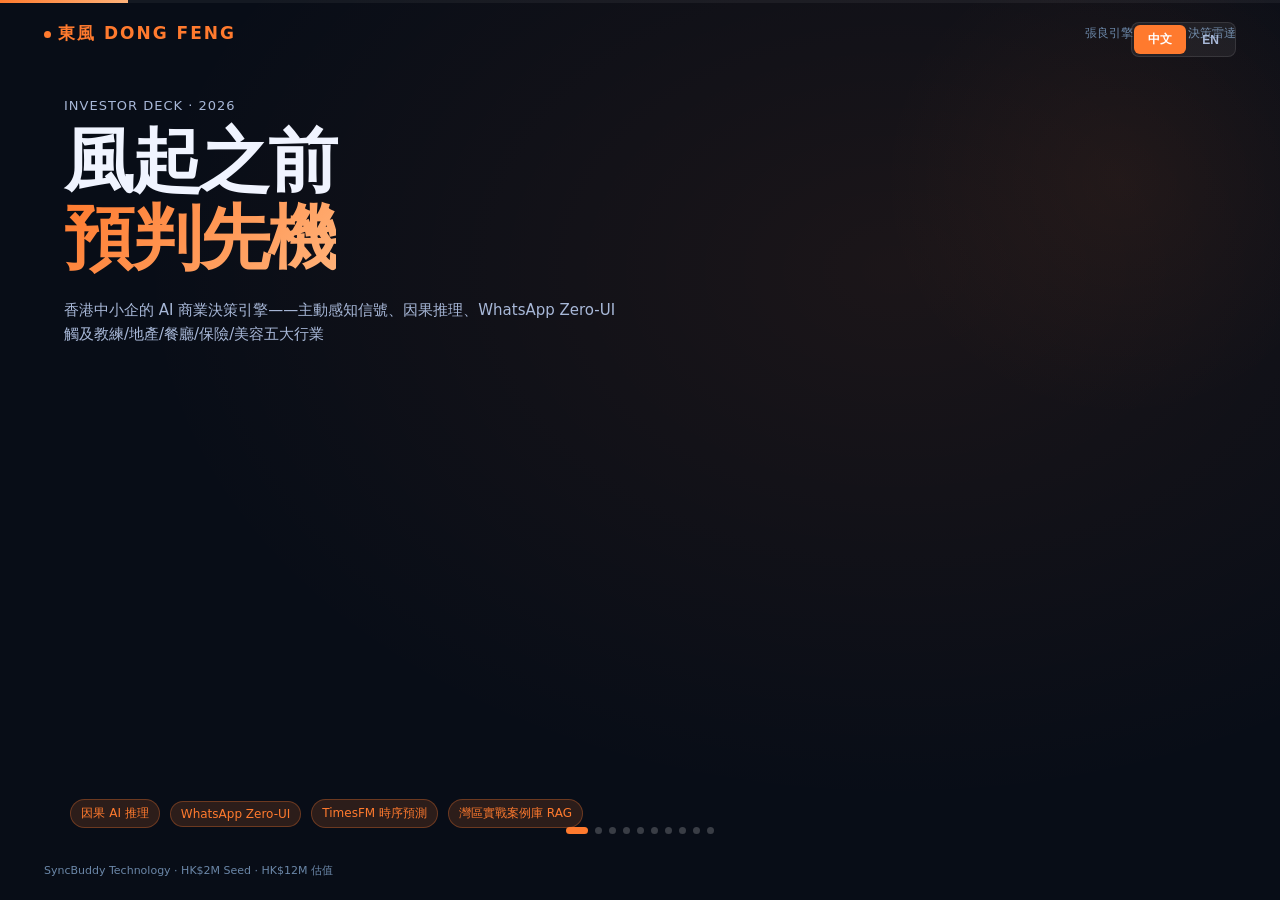
<file: pitch-deck.html>
<!DOCTYPE html>
<html lang="zh-Hant">
<head>
<meta charset="utf-8">
<meta name="viewport" content="width=device-width,initial-scale=1,maximum-scale=1,user-scalable=no">
<title>東風 DONG FENG · AI 商業決策引擎</title>
<style>
:root{
  --accent:#ff7a2e;--accent-2:#ffb37a;--accent-3:#ffd9b8;
  --grad:linear-gradient(135deg,#ff7a2e,#ffb37a);
  --surface:#0e1624;--surface-2:#16223c;
  --text-1:#f0f4ff;--text-2:#a8b8d8;--text-3:#6b87a8;
  --bg:#080d17;--border:rgba(255,122,46,0.2);
  --good:#28d49a;--blue:#4ea1ff;
}
*,*::before,*::after{box-sizing:border-box;margin:0;padding:0}
body{
  background:var(--bg);
  font-family:'PingFang HK','Microsoft JhengHei',system-ui,sans-serif;
  color:var(--text-1);
  overflow:hidden;
  height:100dvh;
  width:100vw;
}
.deck{position:relative;width:100vw;height:100dvh;overflow:hidden}
.slide{
  position:absolute;inset:0;display:none;flex-direction:column;
  padding:clamp(44px,6vh,72px) clamp(20px,5vw,80px) clamp(72px,9vh,100px);
  overflow-y:auto;overscroll-behavior:contain;-webkit-overflow-scrolling:touch;
}
.slide.is-active{display:flex}
.slide::-webkit-scrollbar{width:4px}
.slide::-webkit-scrollbar-thumb{background:var(--border);border-radius:2px}
.gradient-text{background:var(--grad);-webkit-background-clip:text;-webkit-text-fill-color:transparent;background-clip:text}
.kicker{color:var(--text-2);font-size:clamp(10px,1.4vw,13px);letter-spacing:1px;text-transform:uppercase}
.section-num{font-size:clamp(72px,16vw,200px);font-weight:900;color:rgba(255,122,46,0.08);line-height:1;position:absolute;right:clamp(16px,4vw,60px);bottom:clamp(16px,4vh,40px);z-index:0;pointer-events:none;letter-spacing:-0.05em}
.num-tag{color:var(--accent);font-size:clamp(9px,1.2vw,11px);font-weight:700;letter-spacing:2px;text-transform:uppercase;margin-bottom:clamp(6px,1.2vh,10px)}
.h1{font-size:clamp(32px,5.5vw,80px);font-weight:900;line-height:1.1;letter-spacing:-0.03em;color:var(--text-1);margin:clamp(10px,1.8vh,14px) 0}
.h2{font-size:clamp(22px,3.8vw,58px);font-weight:800;line-height:1.2;letter-spacing:-0.02em;color:var(--text-1)}
.lede{color:var(--text-2);font-size:clamp(12px,1.8vw,15px);line-height:1.6}
.mt-s{margin-top:clamp(6px,1.2vh,10px)}.mt-m{margin-top:clamp(12px,2vh,18px)}.mt-l{margin-top:clamp(16px,3.5vh,28px)}
.card{background:var(--surface-2);border:1px solid var(--border);border-radius:12px;padding:clamp(12px,2vw,18px)}
.card h4{color:var(--text-1);margin-bottom:clamp(5px,0.9vh,7px);font-size:clamp(13px,1.7vw,15px)}
.card p{color:var(--text-2);font-size:clamp(11px,1.4vw,13px);line-height:1.5}
.metric{text-align:center;padding:clamp(12px,2vw,18px)}
.metric .n{font-size:clamp(28px,6.5vw,68px);font-weight:900;background:var(--grad);-webkit-background-clip:text;-webkit-text-fill-color:transparent;background-clip:text;line-height:1}
.metric .l{color:var(--text-2);font-size:clamp(10px,1.4vw,15px);margin-top:clamp(3px,0.7vh,5px)}
.g3{display:grid;grid-template-columns:repeat(3,1fr);gap:clamp(8px,1.8vw,14px)}
.g2{display:grid;grid-template-columns:repeat(2,1fr);gap:clamp(8px,1.8vw,14px)}
.grid{gap:clamp(8px,1.8vw,14px)}
.row{display:flex;flex-wrap:wrap;gap:clamp(5px,1vw,7px)}
.pill-accent{background:rgba(255,122,46,0.15);color:var(--accent);border:1px solid rgba(255,122,46,0.3);padding:clamp(3px,0.7vh,5px) clamp(6px,1.3vw,10px);border-radius:20px;font-size:clamp(9px,1.3vw,12px);white-space:nowrap}
.cover-bg{position:absolute;inset:0;background:radial-gradient(ellipse at 70% 30%,rgba(255,122,46,0.08) 0%,transparent 60%),var(--bg);z-index:-1}
.cover-blob{position:absolute;right:clamp(-80px,-10vw,-100px);top:clamp(-60px,-8vw,-80px);width:clamp(280px,55vw,480px);height:clamp(280px,55vw,480px);border-radius:50%;background:radial-gradient(circle,rgba(255,122,46,0.06) 0%,transparent 70%);pointer-events:none}
.deck-header{position:absolute;top:clamp(14px,2.5vh,22px);left:clamp(14px,3.5vw,44px);right:clamp(14px,3.5vw,44px);display:flex;justify-content:space-between;align-items:center;z-index:20}
.brand{font-size:clamp(12px,1.8vw,17px);font-weight:800;color:var(--accent);letter-spacing:2px}
.brand-dot{display:inline-block;width:clamp(5px,0.7vw,7px);height:clamp(5px,0.7vw,7px);border-radius:50%;background:var(--accent);margin-right:clamp(5px,0.8vw,7px);vertical-align:middle}
.deck-footer{position:absolute;bottom:clamp(14px,2.5vh,22px);left:0;right:0;display:flex;justify-content:space-between;font-size:clamp(9px,1.3vw,11px);color:var(--text-3);padding:0 clamp(14px,3.5vw,44px);z-index:10}
.cover-pills{position:absolute;bottom:clamp(52px,9vh,72px);left:clamp(14px,5.5vw,100px);display:flex;flex-wrap:wrap;gap:clamp(6px,1.3vw,10px);align-items:center}
.lang-toggle{
  position:fixed;top:clamp(14px,2.5vh,22px);right:clamp(14px,3.5vw,44px);
  display:flex;gap:2px;z-index:100;background:rgba(255,255,255,0.06);
  border:1px solid rgba(255,255,255,0.1);border-radius:8px;padding:2px;
}
.lang-btn{
  padding:clamp(4px,0.8vh,6px) clamp(10px,1.8vw,14px);
  border-radius:6px;border:none;cursor:pointer;font-size:clamp(10px,1.4vw,12px);
  font-weight:600;transition:background 0.2s,color 0.2s;
  background:transparent;color:var(--text-2);
}
.lang-btn.active{background:var(--accent);color:#fff}
table.comparison{width:100%;border-collapse:collapse}
table.comparison th{color:var(--accent);font-size:clamp(9px,1.2vw,11px);text-align:center;padding:clamp(6px,1.1vh,9px) clamp(3px,0.7vw,7px);border-bottom:1px solid var(--border);text-transform:uppercase;letter-spacing:1px}
table.comparison td{padding:clamp(6px,1.2vh,10px) clamp(3px,0.7vw,7px);font-size:clamp(10px,1.3vw,12px);color:var(--text-2);border-bottom:1px solid rgba(255,255,255,0.04);vertical-align:top}
table.comparison td:first-child{color:var(--text-1);font-weight:600}
table.comparison .winner{color:var(--good);font-weight:700}
table.comparison .loser{color:var(--text-3)}
.highlight-row{background:rgba(255,122,46,0.05)}
.progress-bar{position:fixed;top:0;left:0;right:0;height:3px;background:rgba(255,255,255,0.05);z-index:200}
.progress-bar span{display:block;height:100%;background:var(--grad);width:0%;transition:width 0.4s cubic-bezier(0.4,0,0.2,1)}
.nav-btn{position:fixed;top:50%;transform:translateY(-50%);z-index:100;width:clamp(36px,7vw,50px);height:clamp(36px,7vw,50px);border-radius:50%;background:rgba(255,122,46,0.15);border:1px solid rgba(255,122,46,0.4);color:var(--accent);font-size:clamp(14px,2.8vw,20px);cursor:pointer;display:none;align-items:center;justify-content:center;transition:background 0.2s;-webkit-tap-highlight-color:transparent;user-select:none}
.nav-btn:active{background:rgba(255,122,46,0.3)}
.nav-btn.prev{left:clamp(6px,1.8vw,16px)}
.nav-btn.next{right:clamp(6px,1.8vw,16px)}
.nav-btn:disabled{opacity:0.2;pointer-events:none}
.dots{position:fixed;bottom:clamp(46px,7.5vh,66px);left:50%;transform:translateX(-50%);display:flex;gap:clamp(4px,0.9vw,7px);z-index:100;align-items:center}
.dot{width:clamp(5px,1.1vw,7px);height:clamp(5px,1.1vw,7px);border-radius:50%;background:rgba(255,255,255,0.2);transition:background 0.3s,width 0.3s;cursor:pointer}
.dot.active{background:var(--accent);width:clamp(16px,2.8vw,22px);border-radius:4px}
.mobile-hint{position:fixed;bottom:clamp(46px,7.5vh,66px);right:clamp(10px,2.5vw,20px);font-size:clamp(9px,1.3vw,11px);color:var(--text-3);z-index:100;display:none}
@media(max-width:768px){
  .slide{padding:clamp(36px,9vw,56px) clamp(14px,4vw,20px) clamp(80px,14vh,96px)}
  .g3{grid-template-columns:1fr}
  .g2{grid-template-columns:1fr}
  .metric .n{font-size:clamp(32px,9vw,44px)}
  .h1{font-size:clamp(26px,8vw,38px)}
  .h2{font-size:clamp(18px,6.5vw,26px)}
  .section-num{font-size:clamp(54px,18vw,90px)}
  table.comparison{font-size:clamp(9px,2.8vw,11px)}
  .deck-header{top:clamp(10px,2.5vw,14px);left:clamp(10px,2.5vw,14px);right:clamp(10px,2.5vw,14px)}
  .deck-footer{bottom:clamp(10px,2.5vw,14px);padding:0 clamp(10px,2.5vw,14px)}
  .mobile-hint{display:block}
  .nav-btn{display:flex}
  .lang-toggle{top:clamp(10px,2.5vw,14px);right:clamp(50px,12vw,70px)}
}
@media(min-width:769px){
  .lang-toggle{display:flex}
}
@media(max-width:480px){
  .cover-pills{flex-direction:column;align-items:flex-start;gap:5px}
  .card{padding:clamp(10px,3vw,12px)}
}
@keyframes fadeUp{from{opacity:0;transform:translateY(16px)}to{opacity:1;transform:none}}
.anim-fade-up{animation:fadeUp 0.55s cubic-bezier(0.4,0,0.2,1) both}
@keyframes glow{0%,100%{filter:drop-shadow(0 0 6px rgba(255,122,46,0.4))}50%{filter:drop-shadow(0 0 18px rgba(255,122,46,0.8))}}
.anim-glow{animation:glow 3s ease-in-out infinite}
@keyframes pulse{0%,100%{opacity:1}50%{opacity:0.6}}
.anim-pulse{animation:pulse 2s ease-in-out infinite}
</style>
</head>
<body>

<div class="progress-bar"><span></span></div>

<button class="nav-btn prev" id="prevBtn" aria-label="上一頁"><span>‹</span></button>
<button class="nav-btn next" id="nextBtn" aria-label="下一頁"><span>›</span></button>
<div class="dots" id="dots"></div>
<div class="mobile-hint">滑動或點箭頭切換</div>

<!-- Language Toggle -->
<div class="lang-toggle">
  <button class="lang-btn active" id="langZH">中文</button>
  <button class="lang-btn" id="langEN">EN</button>
</div>

<div class="deck">

  <!-- ══════════════ SLIDE 1: COVER ══════════════ -->
  <section class="slide is-active" data-title="Cover" data-slide="1">

    <!-- ZH -->
    <div class="lang-zh">
      <div class="cover-bg"></div>
      <div class="cover-blob"></div>
      <div class="deck-header">
        <div><span class="brand-dot"></span><span class="brand">東風 DONG FENG</span></div>
        <div style="color:var(--text-3);font-size:clamp(10px,1.4vw,12px)">張良引擎 · 因果 AI 決策雷達</div>
      </div>
      <p class="kicker" style="margin-top:clamp(28px,5.5vh,44px)">Investor Deck · 2026</p>
      <h1 class="h1 anim-fade-up" style="margin-top:clamp(6px,1.5vh,10px)">
        風起之前<br><span class="gradient-text">預判先機</span>
      </h1>
      <p class="lede" style="margin-top:clamp(12px,2.5vh,20px);max-width:58ch">
        香港中小企的 AI 商業決策引擎——主動感知信號、因果推理、WhatsApp Zero-UI 觸及教練/地產/餐廳/保險/美容五大行業
      </p>
      <div class="cover-pills">
        <span class="pill-accent">因果 AI 推理</span>
        <span class="pill-accent">WhatsApp Zero-UI</span>
        <span class="pill-accent">TimesFM 時序預測</span>
        <span class="pill-accent">灣區實戰案例庫 RAG</span>
      </div>
      <div class="deck-footer">
        <span>SyncBuddy Technology · HK$2M Seed · HK$12M 估值</span>
        <span class="slide-number" data-current="1" data-total="10"></span>
      </div>
    </div>

    <!-- EN -->
    <div class="lang-en" style="display:none">
      <div class="cover-bg"></div>
      <div class="cover-blob"></div>
      <div class="deck-header">
        <div><span class="brand-dot"></span><span class="brand">東風 DONG FENG</span></div>
        <div style="color:var(--text-3);font-size:clamp(10px,1.4vw,12px)">Zhang Liang Engine · Causal AI Decision Radar</div>
      </div>
      <p class="kicker" style="margin-top:clamp(28px,5.5vh,44px)">Investor Deck · 2026</p>
      <h1 class="h1 anim-fade-up" style="margin-top:clamp(6px,1.5vh,10px)">
        Before the Wind Rises<br><span class="gradient-text">Predict the Trend</span>
      </h1>
      <p class="lede" style="margin-top:clamp(12px,2.5vh,20px);max-width:58ch">
        AI Business Decision Engine for Hong Kong SMEs — Proactive signal detection, causal reasoning, WhatsApp Zero-UI delivery across 5 verticals: Insurance, Real Estate, F&amp;B, Fitness, Beauty
      </p>
      <div class="cover-pills">
        <span class="pill-accent">Causal AI Reasoning</span>
        <span class="pill-accent">WhatsApp Zero-UI</span>
        <span class="pill-accent">TimesFM Forecasting</span>
        <span class="pill-accent">Bay Area RAG Casebase</span>
      </div>
      <div class="deck-footer">
        <span>SyncBuddy Technology · HK$2M Seed · HK$12M Valuation</span>
        <span class="slide-number" data-current="1" data-total="10"></span>
      </div>
    </div>
  </section>

  <!-- ══════════════ SLIDE 2: PROBLEM ══════════════ -->
  <section class="slide" data-title="Problem" data-slide="2">

    <div class="lang-zh" style="display:none">
      <span class="section-num">01</span>
      <p class="num-tag">PROBLEM 痛點</p>
      <h2 class="h2 mt-s">香港中小企老闆<br>每日靠估靠估做決策</h2>
      <div class="grid g3 mt-l">
        <div class="card"><h4>📉 信號散晒</h4><p>Facebook、Instagram、WhatsApp、CRM——數據散晒，冇統一睇法</p></div>
        <div class="card"><h4>⏰ 幾時跟進靠估</h4><p>幾時追客？幾時谷活動？幾時做優惠？95% 靠 feel</p></div>
        <div class="card"><h4>🤖 AI 工具又複雜</h4><p>老闆要係答案，唔係要學點樣問問題</p></div>
      </div>
      <div class="grid g3 mt-l">
        <div class="card"><h4>💸 機會走咗先知</h4><p>母親節紅海、保險客走咗先知——永遠慢半拍</p></div>
        <div class="card"><h4>🌊 唔知同行做緊乜</h4><p>冇 benchmark，唔知邊招掂</p></div>
        <div class="card"><h4>📊 開咗個Account但係唔識用</h4><p>Google Analytics、Meta Business、CRM——開咗都係睇唔明</p></div>
      </div>
    </div>

    <div class="lang-en" style="display:none">
      <span class="section-num">01</span>
      <p class="num-tag">PROBLEM</p>
      <h2 class="h2 mt-s">Hong Kong SME Owners<br>Guessing Their Way Through Every Day</h2>
      <div class="grid g3 mt-l">
        <div class="card"><h4>📉 Signals Everywhere</h4><p>Facebook, Instagram, WhatsApp, CRM — data scattered, no unified view</p></div>
        <div class="card"><h4>⏰ Timing Is a Guess</h4><p>When to follow up? When to push campaigns? When to discount? 95% based on "feel"</p></div>
        <div class="card"><h4>🤖 AI Tools Are Too Complex</h4><p>Owners want answers, not to learn Prompt Engineering</p></div>
      </div>
      <div class="grid g3 mt-l">
        <div class="card"><h4>💸 Missed Opportunities</h4><p>Mother's Day red oceans, insurance churn — always half a beat behind</p></div>
        <div class="card"><h4>🌊 No Competitive Intel</h4><p>No benchmark, no idea what actually works</p></div>
        <div class="card"><h4>📊 Tools Set Up But Unused</h4><p>Google Analytics, Meta Business, CRM — accounts open, insights nowhere</p></div>
      </div>
    </div>

  </section>

  <!-- ══════════════ SLIDE 3: SOLUTION ══════════════ -->
  <section class="slide" data-title="Solution" data-slide="3">

    <div class="lang-zh" style="display:none">
      <span class="section-num">02</span>
      <p class="num-tag">SOLUTION 解決方案</p>
      <h2 class="h2 mt-s">東風：<span class="gradient-text">教練 + 雷達 + 槍</span><br>三合一 AI 決策幫手</h2>
      <p class="lede mt-m">唔係另一個 Chatbot——係會主動出擊的商業決策引擎。張良引擎因果推理 + 張良雷達時序預測 + WhatsApp Zero-UI 觸及</p>
      <div class="row mt-l">
        <span class="pill-accent">🎯 因果推理引擎（張良引擎）</span>
        <span class="pill-accent">📡 時序預測雷達（張良雷達）</span>
        <span class="pill-accent">💬 WhatsApp 主動推送</span>
        <span class="pill-accent">🔄灣區實戰案例 RAG</span>
      </div>
      <div class="grid g3 mt-l">
        <div class="card" style="border-left:3px solid #ff7a2e"><h4>教練模式</h4><p>主動話你知「依家做乜」——唔係問你問題，直接俾行動建議</p></div>
        <div class="card" style="border-left:3px solid #4ea1ff"><h4>雷達模式</h4><p>7×24 小時睇住信號，提前 N 日預警——出事之前就通知你</p></div>
        <div class="card" style="border-left:3px solid #28d49a"><h4>槓桿模式</h4><p>因果鏈話你知邊個掂、邊個要 cut——對症下藥唔做無用功</p></div>
      </div>
    </div>

    <div class="lang-en" style="display:none">
      <span class="section-num">02</span>
      <p class="num-tag">SOLUTION</p>
      <h2 class="h2 mt-s">DONG FENG: <span class="gradient-text">Coach + Radar + Gun</span><br>3-in-1 AI Decision Partner</h2>
      <p class="lede mt-m">Not another Chatbot — a proactive business decision engine. Zhang Liang causal reasoning + TimesFM forecasting + WhatsApp Zero-UI delivery</p>
      <div class="row mt-l">
        <span class="pill-accent">🎯 Causal Reasoning Engine</span>
        <span class="pill-accent">📡 TimesFM Forecasting Radar</span>
        <span class="pill-accent">💬 WhatsApp Proactive Push</span>
        <span class="pill-accent">🔄 Bay Area RAG Casebase</span>
      </div>
      <div class="grid g3 mt-l">
        <div class="card" style="border-left:3px solid #ff7a2e"><h4>Coach Mode</h4><p>Proactively tells you what to do — no questions asked, just action recommendations</p></div>
        <div class="card" style="border-left:3px solid #4ea1ff"><h4>Radar Mode</h4><p>7×24 signal monitoring, N days ahead warning — before problems happen</p></div>
        <div class="card" style="border-left:3px solid #28d49a"><h4>Leverage Mode</h4><p>Causal chains show what works, what to cut — precision, no wasted effort</p></div>
      </div>
    </div>

  </section>

  <!-- ══════════════ SLIDE 4: PRODUCT ══════════════ -->
  <section class="slide" data-title="Product" data-slide="4">

    <div class="lang-zh" style="display:none">
      <span class="section-num">03</span>
      <p class="num-tag">PRODUCT 產品</p>
      <h2 class="h2 mt-s">WhatsApp 即開即用——<br>唔洗學的 AI 教練</h2>
      <div class="grid g2 mt-l">
        <div>
          <div class="card" style="margin-bottom:clamp(8px,1.8vw,14px)">
            <p style="color:#ff7a2e;font-size:clamp(10px,1.4vw,12px);font-weight:700;margin-bottom:clamp(5px,0.9vh,7px)">📱 場景：保險經紀</p>
            <p style="color:var(--text-1);font-size:clamp(12px,1.7vw,14px);font-weight:600;margin-bottom:clamp(3px,0.7vh,5px)">陳Sir 大客戶流失預警</p>
            <p style="color:var(--text-2);font-size:clamp(11px,1.4vw,12px)">「IG 收藏出現定存利率」+ 「WhatsApp 已讀不回 13 小時」+ 「HKD Prime 上調 0.5%」= 流失機率 68%，提前 18 日預警</p>
            <div style="margin-top:clamp(6px,1.2vh,9px);padding:clamp(5px,0.9vh,7px) clamp(6px,1.3vw,10px);background:rgba(40,212,154,0.1);border-radius:8px;color:#28d49a;font-size:clamp(10px,1.3vw,11px)">✓ 已執行：發送《加息環境下儲蓄險 vs 定存對比表》</div>
          </div>
          <div class="card">
            <p style="color:#ffb37a;font-size:clamp(10px,1.4vw,12px);font-weight:700;margin-bottom:clamp(5px,0.9vh,7px)">🏋️ 場景：健身教練</p>
            <p style="color:var(--text-1);font-size:clamp(12px,1.7vw,14px);font-weight:600;margin-bottom:clamp(3px,0.7vh,5px)">Sandra 會員續會預警</p>
            <p style="color:var(--text-2);font-size:clamp(11px,1.4vw,12px)">IG 軌跡顯示跑步內容 +210%、健身內容 -30% → 偏好遷移，續會率 21% → 自動化挽留序列觸發</p>
          </div>
        </div>
        <div>
          <div class="card" style="margin-bottom:clamp(8px,1.8vw,14px)">
            <p style="color:#4ea1ff;font-size:clamp(10px,1.4vw,12px);font-weight:700;margin-bottom:clamp(5px,0.9vh,7px)">🏠 場景：地產代理</p>
            <p style="color:var(--text-1);font-size:clamp(12px,1.7vw,14px);font-weight:600;margin-bottom:clamp(3px,0.7vh,5px)">Mr. Wong 簽約峰值預測</p>
            <p style="color:var(--text-2);font-size:clamp(11px,1.4vw,12px)">IG 收藏 + 按揭計算器 ×3 → T+5 週四 18:00 為簽約峰值，預測成功率 91%</p>
            <div style="margin-top:clamp(6px,1.2vh,9px);padding:clamp(5px,0.9vh,7px) clamp(6px,1.3vw,10px);background:rgba(78,161,255,0.1);border-radius:8px;color:#4ea1ff;font-size:clamp(10px,1.3vw,11px)">📍 建議：週四 15:00 最後跟進，18:00 前到場</div>
          </div>
          <div class="card">
            <p style="color:#28d49a;font-size:clamp(10px,1.4vw,12px);font-weight:700;margin-bottom:clamp(5px,0.9vh,7px)">☕ 場景：餐廳</p>
            <p style="color:var(--text-1);font-size:clamp(12px,1.7vw,14px);font-weight:600;margin-bottom:clamp(3px,0.7vh,5px)">Ivy 茶餐廳翻台優化</p>
            <p style="color:var(--text-2);font-size:clamp(11px,1.4vw,12px)">地理圍欄 4,300 OL 目標用戶、1.5km 範圍 → 動態定價 + 排隊預測 → 翻台率 28% → 75%</p>
          </div>
        </div>
      </div>
    </div>

    <div class="lang-en" style="display:none">
      <span class="section-num">03</span>
      <p class="num-tag">PRODUCT</p>
      <h2 class="h2 mt-s">WhatsApp — Open &amp; Use<br>Zero-Learning AI Coach</h2>
      <div class="grid g2 mt-l">
        <div>
          <div class="card" style="margin-bottom:clamp(8px,1.8vw,14px)">
            <p style="color:#ff7a2e;font-size:clamp(10px,1.4vw,12px);font-weight:700;margin-bottom:clamp(5px,0.9vh,7px)">📱 Scenario: Insurance Broker</p>
            <p style="color:var(--text-1);font-size:clamp(12px,1.7vw,14px);font-weight:600;margin-bottom:clamp(3px,0.7vh,5px)">陳Sir — Major Client Churn Alert</p>
            <p style="color:var(--text-2);font-size:clamp(11px,1.4vw,12px)">"IG saved fixed deposit rates" + "WhatsApp unread 13hrs" + "HKD Prime +0.5%" = 68% churn risk, 18 days early warning</p>
            <div style="margin-top:clamp(6px,1.2vh,9px);padding:clamp(5px,0.9vh,7px) clamp(6px,1.3vw,10px);background:rgba(40,212,154,0.1);border-radius:8px;color:#28d49a;font-size:clamp(10px,1.3vw,11px)">✓ Sent: Savings Insurance vs Fixed Deposit Comparison</div>
          </div>
          <div class="card">
            <p style="color:#ffb37a;font-size:clamp(10px,1.4vw,12px);font-weight:700;margin-bottom:clamp(5px,0.9vh,7px)">🏋️ Scenario: Fitness Coach</p>
            <p style="color:var(--text-1);font-size:clamp(12px,1.7vw,14px);font-weight:600;margin-bottom:clamp(3px,0.7vh,5px)">Sandra — Membership Renewal Alert</p>
            <p style="color:var(--text-2);font-size:clamp(11px,1.4vw,12px)">IG: running +210%, fitness -30% → preference shift, renewal rate 21% → automated retention sequence triggered</p>
          </div>
        </div>
        <div>
          <div class="card" style="margin-bottom:clamp(8px,1.8vw,14px)">
            <p style="color:#4ea1ff;font-size:clamp(10px,1.4vw,12px);font-weight:700;margin-bottom:clamp(5px,0.9vh,7px)">🏠 Scenario: Real Estate Agent</p>
            <p style="color:var(--text-1);font-size:clamp(12px,1.7vw,14px);font-weight:600;margin-bottom:clamp(3px,0.7vh,5px)">Mr. Wong — Signing Peak Prediction</p>
            <p style="color:var(--text-2);font-size:clamp(11px,1.4vw,12px)">IG saves + mortgage calculator ×3 → T+5 Thu 18:00 peak signing, 91% success rate</p>
            <div style="margin-top:clamp(6px,1.2vh,9px);padding:clamp(5px,0.9vh,7px) clamp(6px,1.3vw,10px);background:rgba(78,161,255,0.1);border-radius:8px;color:#4ea1ff;font-size:clamp(10px,1.3vw,11px)">📍 Recommend: Last follow-up Thu 15:00, on-site by 18:00</div>
          </div>
          <div class="card">
            <p style="color:#28d49a;font-size:clamp(10px,1.4vw,12px);font-weight:700;margin-bottom:clamp(5px,0.9vh,7px)">☕ Scenario: Restaurant</p>
            <p style="color:var(--text-1);font-size:clamp(12px,1.7vw,14px);font-weight:600;margin-bottom:clamp(3px,0.7vh,5px)">Ivy — Cha Chaan Tang Table Turn Optimization</p>
            <p style="color:var(--text-2);font-size:clamp(11px,1.4vw,12px)">Geofence 4,300 OL target users, 1.5km → dynamic pricing + queue prediction → table turnover 28% → 75%</p>
          </div>
        </div>
      </div>
    </div>

  </section>

  <!-- ══════════════ SLIDE 5: TECHNOLOGY ══════════════ -->
  <section class="slide" data-title="Technology" data-slide="5">

    <div class="lang-zh" style="display:none">
      <span class="section-num">04</span>
      <p class="num-tag">TECHNOLOGY 技術架構</p>
      <h2 class="h2 mt-s">張良引擎核心：<br><span class="gradient-text">因果 AI 推理</span></h2>
      <div class="grid g2 mt-l">
        <div>
          <div class="card" style="margin-bottom:clamp(8px,1.8vw,14px)">
            <h4 style="color:#ff7a2e;margin-bottom:clamp(6px,1.2vh,9px)">🧠 因果 DAG 圖譜</h4>
            <p style="color:var(--text-2);font-size:clamp(11px,1.4vw,12px);margin-bottom:clamp(5px,0.9vh,8px)">Do-Calculus 反事實推理：判斷「如果唔做 X，Y 會點」</p>
            <p style="color:var(--text-2);font-size:clamp(11px,1.4vw,12px)">排除干擾變量、鎖定真正因果鏈——唔係靠估，係有數有據</p>
          </div>
          <div class="card" style="margin-bottom:clamp(8px,1.8vw,14px)">
            <h4 style="color:#4ea1ff;margin-bottom:clamp(6px,1.2vh,9px)">📡 張良雷達（TimesFM）</h4>
            <p style="color:var(--text-2);font-size:clamp(11px,1.4vw,12px);margin-bottom:clamp(5px,0.9vh,8px)">Google 高維時序預測引擎，Zero-Shot 無需訓練</p>
            <p style="color:var(--text-2);font-size:clamp(11px,1.4vw,12px)">對稀疏數據同樣有效——7×24 小時信號監控</p>
          </div>
          <div class="card">
            <h4 style="color:#28d49a;margin-bottom:clamp(6px,1.2vh,9px)">🔄 灣區實戰案例庫 RAG</h4>
            <p style="color:var(--text-2);font-size:clamp(11px,1.4vw,12px);margin-bottom:clamp(5px,0.9vh,8px)">灣區創業者實戰經驗做基礎知識庫</p>
            <p style="color:var(--text-2);font-size:clamp(11px,1.4vw,12px)">本地化、接地氣的策略建議，來自真實香港 / 灣區中小企案例</p>
          </div>
        </div>
        <div>
          <div class="card" style="height:100%">
            <h4 style="color:#ffb37a;margin-bottom:clamp(7px,1.4vh,11px)">📊 東風因果推理流程</h4>
            <div style="display:flex;flex-direction:column;gap:clamp(7px,1.3vh,9px)">
              <div style="display:flex;align-items:center;gap:clamp(7px,1.3vw,9px)"><span style="background:#ff7a2e;color:#fff;font-size:clamp(9px,1.2vw,11px);font-weight:700;padding:clamp(2px,0.5vh,3px) clamp(6px,1.1vw,9px);border-radius:20px;flex-shrink:0">1</span><span style="color:var(--text-1);font-size:clamp(11px,1.4vw,12px)">多源信號攝取（FB/IG/WhatsApp/CRM）</span></div>
              <div style="display:flex;align-items:center;gap:clamp(7px,1.3vw,9px)"><span style="background:#ff7a2e;color:#fff;font-size:clamp(9px,1.2vw,11px);font-weight:700;padding:clamp(2px,0.5vh,3px) clamp(6px,1.1vw,9px);border-radius:20px;flex-shrink:0">2</span><span style="color:var(--text-1);font-size:clamp(11px,1.4vw,12px)">TimesFM 時序異常檢測</span></div>
              <div style="display:flex;align-items:center;gap:clamp(7px,1.3vw,9px)"><span style="background:#ff7a2e;color:#fff;font-size:clamp(9px,1.2vw,11px);font-weight:700;padding:clamp(2px,0.5vh,3px) clamp(6px,1.1vw,9px);border-radius:20px;flex-shrink:0">3</span><span style="color:var(--text-1);font-size:clamp(11px,1.4vw,12px)">DAG 因果圖構建 + Do-Calculus</span></div>
              <div style="display:flex;align-items:center;gap:clamp(7px,1.3vw,9px)"><span style="background:#ff7a2e;color:#fff;font-size:clamp(9px,1.2vw,11px);font-weight:700;padding:clamp(2px,0.5vh,3px) clamp(6px,1.1vw,9px);border-radius:20px;flex-shrink:0">4</span><span style="color:var(--text-1);font-size:clamp(11px,1.4vw,12px)">Counterfactual 排除冇用的策略</span></div>
              <div style="display:flex;align-items:center;gap:clamp(7px,1.3vw,9px)"><span style="background:#ff7a2e;color:#fff;font-size:clamp(9px,1.2vw,11px);font-weight:700;padding:clamp(2px,0.5vh,3px) clamp(6px,1.1vw,9px);border-radius:20px;flex-shrink:0">5</span><span style="color:var(--text-1);font-size:clamp(11px,1.4vw,12px)">RAG 灣區實戰案例匹配</span></div>
              <div style="display:flex;align-items:center;gap:clamp(7px,1.3vw,9px)"><span style="background:#4ea1ff;color:#fff;font-size:clamp(9px,1.2vw,11px);font-weight:700;padding:clamp(2px,0.5vh,3px) clamp(6px,1.1vw,9px);border-radius:20px;flex-shrink:0">6</span><span style="color:#4ea1ff;font-size:clamp(11px,1.4vw,12px);font-weight:600">WhatsApp Zero-UI 主動觸及</span></div>
            </div>
            <div style="margin-top:clamp(10px,2vh,14px);padding:clamp(7px,1.3vh,9px);background:rgba(40,212,154,0.08);border-radius:8px;border-left:3px solid #28d49a">
              <p style="color:#28d49a;font-size:clamp(10px,1.3vw,12px);font-weight:600">平均 ROI：+340%</p>
              <p style="color:var(--text-2);font-size:clamp(10px,1.3vw,12px);margin-top:clamp(2px,0.5vh,3px)">行業基準 8.2x · 客戶閉環週期 18 日</p>
            </div>
          </div>
        </div>
      </div>
    </div>

    <div class="lang-en" style="display:none">
      <span class="section-num">04</span>
      <p class="num-tag">TECHNOLOGY</p>
      <h2 class="h2 mt-s">Zhang Liang Engine Core:<br><span class="gradient-text">Causal AI Reasoning</span></h2>
      <div class="grid g2 mt-l">
        <div>
          <div class="card" style="margin-bottom:clamp(8px,1.8vw,14px)">
            <h4 style="color:#ff7a2e;margin-bottom:clamp(6px,1.2vh,9px)">🧠 Causal DAG Framework</h4>
            <p style="color:var(--text-2);font-size:clamp(11px,1.4vw,12px);margin-bottom:clamp(5px,0.9vh,8px)">Do-Calculus counterfactual reasoning: "If we don't do X, what happens to Y?"</p>
            <p style="color:var(--text-2);font-size:clamp(11px,1.4vw,12px)">Eliminate confounders, lock true causal chains — not correlation, causation</p>
          </div>
          <div class="card" style="margin-bottom:clamp(8px,1.8vw,14px)">
            <h4 style="color:#4ea1ff;margin-bottom:clamp(6px,1.2vh,9px)">📡 Zhang Liang Radar (TimesFM)</h4>
            <p style="color:var(--text-2);font-size:clamp(11px,1.4vw,12px);margin-bottom:clamp(5px,0.9vh,8px)">Google high-dimensional time-series engine, Zero-Shot, no training needed</p>
            <p style="color:var(--text-2);font-size:clamp(11px,1.4vw,12px)">Works even with sparse SME data — 7×24 signal monitoring</p>
          </div>
          <div class="card">
            <h4 style="color:#28d49a;margin-bottom:clamp(6px,1.2vh,9px)">🔄 Bay Area RAG Casebase</h4>
            <p style="color:var(--text-2);font-size:clamp(11px,1.4vw,12px);margin-bottom:clamp(5px,0.9vh,8px)">Bay Area entrepreneurs' battle-tested experience as knowledge base</p>
            <p style="color:var(--text-2);font-size:clamp(11px,1.4vw,12px)">Localized, grounded strategies from real HK / Bay Area SME cases</p>
          </div>
        </div>
        <div>
          <div class="card" style="height:100%">
            <h4 style="color:#ffb37a;margin-bottom:clamp(7px,1.4vh,11px)">📊 Dong Feng Reasoning Pipeline</h4>
            <div style="display:flex;flex-direction:column;gap:clamp(7px,1.3vh,9px)">
              <div style="display:flex;align-items:center;gap:clamp(7px,1.3vw,9px)"><span style="background:#ff7a2e;color:#fff;font-size:clamp(9px,1.2vw,11px);font-weight:700;padding:clamp(2px,0.5vh,3px) clamp(6px,1.1vw,9px);border-radius:20px;flex-shrink:0">1</span><span style="color:var(--text-1);font-size:clamp(11px,1.4vw,12px)">Multi-source signal ingestion (FB/IG/WhatsApp/CRM)</span></div>
              <div style="display:flex;align-items:center;gap:clamp(7px,1.3vw,9px)"><span style="background:#ff7a2e;color:#fff;font-size:clamp(9px,1.2vw,11px);font-weight:700;padding:clamp(2px,0.5vh,3px) clamp(6px,1.1vw,9px);border-radius:20px;flex-shrink:0">2</span><span style="color:var(--text-1);font-size:clamp(11px,1.4vw,12px)">TimesFM anomaly detection</span></div>
              <div style="display:flex;align-items:center;gap:clamp(7px,1.3vw,9px)"><span style="background:#ff7a2e;color:#fff;font-size:clamp(9px,1.2vw,11px);font-weight:700;padding:clamp(2px,0.5vh,3px) clamp(6px,1.1vw,9px);border-radius:20px;flex-shrink:0">3</span><span style="color:var(--text-1);font-size:clamp(11px,1.4vw,12px)">DAG construction + Do-Calculus</span></div>
              <div style="display:flex;align-items:center;gap:clamp(7px,1.3vw,9px)"><span style="background:#ff7a2e;color:#fff;font-size:clamp(9px,1.2vw,11px);font-weight:700;padding:clamp(2px,0.5vh,3px) clamp(6px,1.1vw,9px);border-radius:20px;flex-shrink:0">4</span><span style="color:var(--text-1);font-size:clamp(11px,1.4vw,12px)">Counterfactual — eliminate ineffective strategies</span></div>
              <div style="display:flex;align-items:center;gap:clamp(7px,1.3vw,9px)"><span style="background:#ff7a2e;color:#fff;font-size:clamp(9px,1.2vw,11px);font-weight:700;padding:clamp(2px,0.5vh,3px) clamp(6px,1.1vw,9px);border-radius:20px;flex-shrink:0">5</span><span style="color:var(--text-1);font-size:clamp(11px,1.4vw,12px)">RAG Bay Area case matching</span></div>
              <div style="display:flex;align-items:center;gap:clamp(7px,1.3vw,9px)"><span style="background:#4ea1ff;color:#fff;font-size:clamp(9px,1.2vw,11px);font-weight:700;padding:clamp(2px,0.5vh,3px) clamp(6px,1.1vw,9px);border-radius:20px;flex-shrink:0">6</span><span style="color:#4ea1ff;font-size:clamp(11px,1.4vw,12px);font-weight:600">WhatsApp Zero-UI proactive reach</span></div>
            </div>
            <div style="margin-top:clamp(10px,2vh,14px);padding:clamp(7px,1.3vh,9px);background:rgba(40,212,154,0.08);border-radius:8px;border-left:3px solid #28d49a">
              <p style="color:#28d49a;font-size:clamp(10px,1.3vw,12px);font-weight:600">Avg ROI：+340%</p>
              <p style="color:var(--text-2);font-size:clamp(10px,1.3vw,12px);margin-top:clamp(2px,0.5vh,3px)">Industry benchmark 8.2x · Client闭环周期 18 days</p>
            </div>
          </div>
        </div>
      </div>
    </div>

  </section>

  <!-- ══════════════ SLIDE 6: MARKET ══════════════ -->
  <section class="slide" data-title="Market" data-slide="6">

    <div class="lang-zh" style="display:none">
      <span class="section-num">05</span>
      <p class="num-tag">MARKET 市場</p>
      <h2 class="h2 mt-s">香港中小企：被 AI 工具遺忘的<br><span class="gradient-text">340 萬人</span></h2>
      <div class="grid g3 mt-l">
        <div class="metric"><div class="n">340K</div><div class="l">香港中小企（員工 &lt;50）</div></div>
        <div class="metric"><div class="n">92%</div><div class="l">從未使用任何 AI 工具做決策</div></div>
        <div class="metric"><div class="n">HK$48B</div><div class="l">商業決策支援工具 TAM（香港）</div></div>
      </div>
      <div class="grid g3 mt-l">
        <div class="card"><h4>🛡️ 保險經紀</h4><p>香港持牌保險代理 12 萬人，大客戶管理是核心剛需</p></div>
        <div class="card"><h4>🏠 地產代理</h4><p>地產營業員 4 萬人，帶看轉化是最大痛點</p></div>
        <div class="card"><h4>☕ F&amp;B 餐廳</h4><p>香港餐廳 1.7 萬間，翻台率決定生死</p></div>
      </div>
      <div class="grid g3 mt-l" style="margin-top:clamp(5px,1vh,7px)">
        <div class="card"><h4>💄 美容院 / 美容業</h4><p>母親節 / 聖誕檔期競爭激烈，紅海預警剛需</p></div>
        <div class="card"><h4>🏋️ 健身教練</h4><p>續會率 21% 行業平均，自動化挽留價值高</p></div>
        <div class="card"><h4>🏪 零售 / 電商</h4><p>促銷時點預測、庫存優化——下一個擴展方向</p></div>
      </div>
    </div>

    <div class="lang-en" style="display:none">
      <span class="section-num">05</span>
      <p class="num-tag">MARKET</p>
      <h2 class="h2 mt-s">Hong Kong SMEs: The<br><span class="gradient-text">340,000</span> Left Behind by AI</h2>
      <div class="grid g3 mt-l">
        <div class="metric"><div class="n">340K</div><div class="l">Hong Kong SMEs (staff &lt;50)</div></div>
        <div class="metric"><div class="n">92%</div><div class="l">Never used any AI tool for decisions</div></div>
        <div class="metric"><div class="n">HK$48B</div><div class="l">Business Decision Tools TAM (HK)</div></div>
      </div>
      <div class="grid g3 mt-l">
        <div class="card"><h4>🛡️ Insurance Brokers</h4><p>120K licensed insurance agents in HK — key account management is core need</p></div>
        <div class="card"><h4>🏠 Real Estate Agents</h4><p>40K agents — property viewing conversion is the biggest pain point</p></div>
        <div class="card"><h4>☕ F&amp;B Restaurants</h4><p>17K restaurants in HK — table turnover determines survival</p></div>
      </div>
      <div class="grid g3 mt-l" style="margin-top:clamp(5px,1vh,7px)">
        <div class="card"><h4>💄 Beauty / Salon</h4><p>Mother's Day / Christmas red ocean competition — early warning is essential</p></div>
        <div class="card"><h4>🏋️ Fitness Coaches</h4><p>21% renewal rate industry average — automated retention is high value</p></div>
        <div class="card"><h4>🏪 Retail / E-Commerce</h4><p>Promo timing, inventory optimization — next expansion vertical</p></div>
      </div>
    </div>

  </section>

  <!-- ══════════════ SLIDE 7: COMPETITION ══════════════ -->
  <section class="slide" data-title="Competition" data-slide="7">

    <div class="lang-zh" style="display:none">
      <span class="section-num">06</span>
      <p class="num-tag">COMPETITION 競爭分析</p>
      <h2 class="h2 mt-s">東風 vs ChatGPT vs Perplexity<br>為什麼<span class="gradient-text">我哋唔同</span></h2>
      <div style="overflow-x:auto;-webkit-overflow-scrolling:touch" class="mt-l">
        <table class="comparison">
          <thead><tr><th style="text-align:left">維度</th><th>東風 ✨</th><th>ChatGPT</th><th>Perplexity</th></tr></thead>
          <tbody>
            <tr class="highlight-row"><td>核心能力</td><td class="winner">因果 AI 推理 + 時序預測</td><td class="loser">通用對話 + 文字生成</td><td class="loser">互聯網搜尋 + 事實問答</td></tr>
            <tr><td>商業垂直場景</td><td class="winner">5 大行業實戰案例 RAG</td><td class="loser">通用，冇本地化案例</td><td class="loser">通用，冇商業垂直優化</td></tr>
            <tr class="highlight-row"><td>觸及方式</td><td class="winner">WhatsApp Zero-UI · 主動推送</td><td class="loser">被動等問</td><td class="loser">被動自己搵</td></tr>
            <tr><td>預測時序能力</td><td class="winner">TimesFM Zero-Shot 時序引擎</td><td class="loser">冇</td><td class="loser">冇</td></tr>
            <tr class="highlight-row"><td>因果推理</td><td class="winner">DAG + Do-Calculus + Counterfactual</td><td class="loser">Prompt 模擬，冇真正因果</td><td class="loser">Prompt 模擬，冇真正因果</td></tr>
            <tr><td>中小企適用程度</td><td class="winner">唔洗學，WhatsApp 即開</td><td class="loser">要學點問</td><td class="loser">要知點問</td></tr>
          </tbody>
        </table>
      </div>
      <p style="margin-top:clamp(12px,2.2vh,18px);color:var(--text-2);font-size:clamp(11px,1.4vw,12px)">東風的核心差異：<strong style="color:var(--accent)">唔係另一個 AI 傾偈機械人——我係會主動出擊、幫老闆賺錢的商業決策教練</strong></p>
    </div>

    <div class="lang-en" style="display:none">
      <span class="section-num">06</span>
      <p class="num-tag">COMPETITION</p>
      <h2 class="h2 mt-s">Dong Feng vs ChatGPT vs Perplexity<br>Why <span class="gradient-text">We're Different</span></h2>
      <div style="overflow-x:auto;-webkit-overflow-scrolling:touch" class="mt-l">
        <table class="comparison">
          <thead><tr><th style="text-align:left">Dimension</th><th>Dong Feng ✨</th><th>ChatGPT</th><th>Perplexity</th></tr></thead>
          <tbody>
            <tr class="highlight-row"><td>Core Capability</td><td class="winner">Causal AI + Time-Series Forecasting</td><td class="loser">General Chat + Text Generation</td><td class="loser">Web Search + Q&amp;A</td></tr>
            <tr><td>Vertical Business Scenarios</td><td class="winner">5 Industries RAG Casebase</td><td class="loser">General, no localized cases</td><td class="loser">General, no vertical optimization</td></tr>
            <tr class="highlight-row"><td>Delivery Method</td><td class="winner">WhatsApp Zero-UI · Proactive Push</td><td class="loser">Passive Q&amp;A</td><td class="loser">Passive Search</td></tr>
            <tr><td>Time-Series Forecasting</td><td class="winner">TimesFM Zero-Shot Engine</td><td class="loser">None</td><td class="loser">None</td></tr>
            <tr class="highlight-row"><td>Causal Reasoning</td><td class="winner">DAG + Do-Calculus + Counterfactual</td><td class="loser">Prompt simulation, no real causation</td><td class="loser">Prompt simulation, no real causation</td></tr>
            <tr><td>SME Fit</td><td class="winner">Zero learning curve, WhatsApp</td><td class="loser">Needs Prompt skills</td><td class="loser">Needs question ability</td></tr>
          </tbody>
        </table>
      </div>
      <p style="margin-top:clamp(12px,2.2vh,18px);color:var(--text-2);font-size:clamp(11px,1.4vw,12px)">Core differentiation：<strong style="color:var(--accent)">Not another AI chatbot — a proactive business decision coach that helps owners make money</strong></p>
    </div>

  </section>

  <!-- ══════════════ SLIDE 8: BUSINESS MODEL ══════════════ -->
  <section class="slide" data-title="Business Model" data-slide="8">

    <div class="lang-zh" style="display:none">
      <span class="section-num">07</span>
      <p class="num-tag">BUSINESS MODEL 商業模式</p>
      <h2 class="h2 mt-s">SaaS 訂閱 + 成效收費<br>兩種方法變現</h2>
      <div class="grid g2 mt-l">
        <div>
          <div class="card" style="margin-bottom:clamp(8px,1.8vw,14px)">
            <h4 style="color:#ff7a2e">💰 訂閱收入</h4>
            <div style="margin-top:clamp(7px,1.3vh,10px)">
              <div style="display:flex;justify-content:space-between;padding:clamp(5px,1vh,7px) 0;border-bottom:1px solid var(--border)"><span style="color:var(--text-2);font-size:clamp(11px,1.4vw,12px)">Pro 版（單商戶）</span><span style="color:var(--text-1);font-size:clamp(11px,1.4vw,12px);font-weight:700">HK$980 / 月</span></div>
              <div style="display:flex;justify-content:space-between;padding:clamp(5px,1vh,7px) 0;border-bottom:1px solid var(--border)"><span style="color:var(--text-2);font-size:clamp(11px,1.4vw,12px)">Team 版（3-10 用戶）</span><span style="color:var(--text-1);font-size:clamp(11px,1.4vw,12px);font-weight:700">HK$1,980 / 月</span></div>
              <div style="display:flex;justify-content:space-between;padding:clamp(5px,1vh,7px) 0"><span style="color:var(--text-2);font-size:clamp(11px,1.4vw,12px)">Enterprise（定制）</span><span style="color:var(--text-1);font-size:clamp(11px,1.4vw,12px);font-weight:700">另議</span></div>
            </div>
          </div>
          <div class="card">
            <h4 style="color:#4ea1ff">📈 成效收費（下一階段）</h4>
            <p style="color:var(--text-2);font-size:clamp(11px,1.4vw,12px);margin-top:clamp(5px,0.9vh,7px)">當客人跟東風建議賺到錢，我哋收增量收入分成（通常 5-15%）</p>
          </div>
        </div>
        <div>
          <div class="card" style="margin-bottom:clamp(8px,1.8vw,14px)">
            <h4 style="color:#28d49a;margin-bottom:clamp(7px,1.3vh,10px)">🎯 已驗證指標</h4>
            <div style="display:grid;grid-template-columns:1fr 1fr;gap:clamp(6px,1.3vw,10px)">
              <div style="text-align:center;padding:clamp(7px,1.3vh,10px);background:rgba(40,212,154,0.08);border-radius:8px"><div style="font-size:clamp(18px,3.8vw,26px);font-weight:800;color:#28d49a">340%</div><div style="font-size:clamp(9px,1.2vw,11px);color:var(--text-2);margin-top:clamp(2px,0.5vh,3px)">平均 ROI</div></div>
              <div style="text-align:center;padding:clamp(7px,1.3vh,10px);background:rgba(78,161,255,0.08);border-radius:8px"><div style="font-size:clamp(18px,3.8vw,26px);font-weight:800;color:#4ea1ff">18日</div><div style="font-size:clamp(9px,1.2vw,11px);color:var(--text-2);margin-top:clamp(2px,0.5vh,3px)">閉環週期</div></div>
              <div style="text-align:center;padding:clamp(7px,1.3vh,10px);background:rgba(255,122,46,0.08);border-radius:8px"><div style="font-size:clamp(18px,3.8vw,26px);font-weight:800;color:#ff7a2e">128</div><div style="font-size:clamp(9px,1.2vw,11px);color:var(--text-2);margin-top:clamp(2px,0.5vh,3px)">監控客戶數</div></div>
              <div style="text-align:center;padding:clamp(7px,1.3vh,10px);background:rgba(255,179,122,0.08);border-radius:8px"><div style="font-size:clamp(18px,3.8vw,26px);font-weight:800;color:#ffb37a">78%</div><div style="font-size:clamp(9px,1.2vw,11px);color:var(--text-2);margin-top:clamp(2px,0.5vh,3px)">客人有反應</div></div>
            </div>
          </div>
          <div class="card">
            <h4 style="color:#ffb37a;margin-bottom:clamp(5px,0.9vh,7px)">🗺️ 擴張路徑</h4>
            <p style="color:var(--text-2);font-size:clamp(11px,1.4vw,12px)">香港 → 灣區（深圳/廣州） → 東南亞華人市場</p>
            <p style="color:var(--text-3);font-size:clamp(10px,1.2vw,11px);margin-top:clamp(3px,0.6vh,5px)">粵語 + 普通話雙語，灣區文化認同</p>
          </div>
        </div>
      </div>
    </div>

    <div class="lang-en" style="display:none">
      <span class="section-num">07</span>
      <p class="num-tag">BUSINESS MODEL</p>
      <h2 class="h2 mt-s">SaaS Subscription +<br>Performance-Based Revenue</h2>
      <div class="grid g2 mt-l">
        <div>
          <div class="card" style="margin-bottom:clamp(8px,1.8vw,14px)">
            <h4 style="color:#ff7a2e">💰 Subscription Revenue</h4>
            <div style="margin-top:clamp(7px,1.3vh,10px)">
              <div style="display:flex;justify-content:space-between;padding:clamp(5px,1vh,7px) 0;border-bottom:1px solid var(--border)"><span style="color:var(--text-2);font-size:clamp(11px,1.4vw,12px)">Pro (Single Merchant)</span><span style="color:var(--text-1);font-size:clamp(11px,1.4vw,12px);font-weight:700">HK$980 / mo</span></div>
              <div style="display:flex;justify-content:space-between;padding:clamp(5px,1vh,7px) 0;border-bottom:1px solid var(--border)"><span style="color:var(--text-2);font-size:clamp(11px,1.4vw,12px)">Team (3-10 users)</span><span style="color:var(--text-1);font-size:clamp(11px,1.4vw,12px);font-weight:700">HK$1,980 / mo</span></div>
              <div style="display:flex;justify-content:space-between;padding:clamp(5px,1vh,7px) 0"><span style="color:var(--text-2);font-size:clamp(11px,1.4vw,12px)">Enterprise (Custom)</span><span style="color:var(--text-1);font-size:clamp(11px,1.4vw,12px);font-weight:700">Talk to us</span></div>
            </div>
          </div>
          <div class="card">
            <h4 style="color:#4ea1ff">📈 Performance Fee (Next Phase)</h4>
            <p style="color:var(--text-2);font-size:clamp(11px,1.4vw,12px);margin-top:clamp(5px,0.9vh,7px)">When clients earn from Dong Feng recommendations, we take a cut of the增量 revenue (typically 5-15%)</p>
          </div>
        </div>
        <div>
          <div class="card" style="margin-bottom:clamp(8px,1.8vw,14px)">
            <h4 style="color:#28d49a;margin-bottom:clamp(7px,1.3vh,10px)">🎯 Validated Metrics</h4>
            <div style="display:grid;grid-template-columns:1fr 1fr;gap:clamp(6px,1.3vw,10px)">
              <div style="text-align:center;padding:clamp(7px,1.3vh,10px);background:rgba(40,212,154,0.08);border-radius:8px"><div style="font-size:clamp(18px,3.8vw,26px);font-weight:800;color:#28d49a">340%</div><div style="font-size:clamp(9px,1.2vw,11px);color:var(--text-2);margin-top:clamp(2px,0.5vh,3px)">Avg ROI</div></div>
              <div style="text-align:center;padding:clamp(7px,1.3vh,10px);background:rgba(78,161,255,0.08);border-radius:8px"><div style="font-size:clamp(18px,3.8vw,26px);font-weight:800;color:#4ea1ff">18 days</div><div style="font-size:clamp(9px,1.2vw,11px);color:var(--text-2);margin-top:clamp(2px,0.5vh,3px)">闭环周期</div></div>
              <div style="text-align:center;padding:clamp(7px,1.3vh,10px);background:rgba(255,122,46,0.08);border-radius:8px"><div style="font-size:clamp(18px,3.8vw,26px);font-weight:800;color:#ff7a2e">128</div><div style="font-size:clamp(9px,1.2vw,11px);color:var(--text-2);margin-top:clamp(2px,0.5vh,3px)">Clients Monitored</div></div>
              <div style="text-align:center;padding:clamp(7px,1.3vh,10px);background:rgba(255,179,122,0.08);border-radius:8px"><div style="font-size:clamp(18px,3.8vw,26px);font-weight:800;color:#ffb37a">78%</div><div style="font-size:clamp(9px,1.2vw,11px);color:var(--text-2);margin-top:clamp(2px,0.5vh,3px)">Response Rate</div></div>
            </div>
          </div>
          <div class="card">
            <h4 style="color:#ffb37a;margin-bottom:clamp(5px,0.9vh,7px)">🗺️ Expansion Path</h4>
            <p style="color:var(--text-2);font-size:clamp(11px,1.4vw,12px)">HK → Bay Area (Shenzhen/GZ) → SE Asia Chinese Markets</p>
            <p style="color:var(--text-3);font-size:clamp(10px,1.2vw,11px);margin-top:clamp(3px,0.6vh,5px)">Cantonese + Mandarin bilingual, Bay Area cultural fit</p>
          </div>
        </div>
      </div>
    </div>

  </section>

  <!-- ══════════════ SLIDE 9: TRACTION ══════════════ -->
  <section class="slide" data-title="Traction" data-slide="9">

    <div class="lang-zh" style="display:none">
      <span class="section-num">08</span>
      <p class="num-tag">TRACTION &amp; ROADMAP 進展</p>
      <h2 class="h2 mt-s">已啟動：MVP 投資者 Demo<br><span class="gradient-text">準備進入 Beta</span></h2>
      <div class="grid g2 mt-l">
        <div>
          <div class="card" style="margin-bottom:clamp(8px,1.8vw,14px)">
            <h4 style="color:#ff7a2e;margin-bottom:clamp(7px,1.3vh,10px)">✅ 已完成</h4>
            <div style="display:flex;flex-direction:column;gap:clamp(5px,1vh,7px)">
              <div style="display:flex;align-items:center;gap:clamp(5px,1vw,7px);color:var(--text-1);font-size:clamp(11px,1.4vw,12px)"><span style="color:#28d49a">✓</span> MVP 功能完整（因果引擎 + 時序雷達 + WhatsApp 觸及）</div>
              <div style="display:flex;align-items:center;gap:clamp(5px,1vw,7px);color:var(--text-1);font-size:clamp(11px,1.4vw,12px)"><span style="color:#28d49a">✓</span> 7 個行業場景 Demo 完成</div>
              <div style="display:flex;align-items:center;gap:clamp(5px,1vw,7px);color:var(--text-1);font-size:clamp(11px,1.4vw,12px)"><span style="color:#28d49a">✓</span> 3-way Comparison vs ChatGPT/Perplexity 完成</div>
              <div style="display:flex;align-items:center;gap:clamp(5px,1vw,7px);color:var(--text-1);font-size:clamp(11px,1.4vw,12px)"><span style="color:#28d49a">✓</span> 後廠 SaaS 控制台 Demo 完成</div>
              <div style="display:flex;align-items:center;gap:clamp(5px,1vw,7px);color:var(--text-1);font-size:clamp(11px,1.4vw,12px)"><span style="color:#28d49a">✓</span> TimesFM 因果引擎整合完成</div>
            </div>
          </div>
          <div class="card">
            <h4 style="color:#4ea1ff;margin-bottom:clamp(7px,1.3vh,10px)">📅 Q2 2026 目標</h4>
            <div style="display:flex;flex-direction:column;gap:clamp(5px,1vh,7px)">
              <div style="display:flex;align-items:center;gap:clamp(5px,1vw,7px);color:var(--text-2);font-size:clamp(11px,1.4vw,12px)"><span style="color:#4ea1ff">→</span> 種子輪 HK$2M close（目標 2026 Q2）</div>
              <div style="display:flex;align-items:center;gap:clamp(5px,1vw,7px);color:var(--text-2);font-size:clamp(11px,1.4vw,12px)"><span style="color:#4ea1ff">→</span> 3-5 間 Beta 企業客戶（免費）</div>
              <div style="display:flex;align-items:center;gap:clamp(5px,1vw,7px);color:var(--text-2);font-size:clamp(11px,1.4vw,12px)"><span style="color:#4ea1ff">→</span> WhatsApp Business Cloud API 正式版</div>
              <div style="display:flex;align-items:center;gap:clamp(5px,1vw,7px);color:var(--text-2);font-size:clamp(11px,1.4vw,12px)"><span style="color:#4ea1ff">→</span> 灣區 RAG 案例庫 2.0</div>
            </div>
          </div>
        </div>
        <div>
          <div class="card">
            <h4 style="color:#28d49a;margin-bottom:clamp(7px,1.3vh,10px)">💡 願景：東風 2.0</h4>
            <div style="display:flex;flex-direction:column;gap:clamp(5px,1vh,7px)">
              <div style="display:flex;align-items:center;gap:clamp(5px,1vw,7px);color:var(--text-2);font-size:clamp(11px,1.4vw,12px)"><span style="color:#28d49a">★</span> 多租戶 SaaS 平台（2026 Q3）</div>
              <div style="display:flex;align-items:center;gap:clamp(5px,1vw,7px);color:var(--text-2);font-size:clamp(11px,1.4vw,12px)"><span style="color:#28d49a">★</span> OAuth 數據源全面接入（FB/IG/CRM）</div>
              <div style="display:flex;align-items:center;gap:clamp(5px,1vw,7px);color:var(--text-2);font-size:clamp(11px,1.4vw,12px)"><span style="color:#28d49a">★</span> 灣區複製（深圳/廣州）</div>
              <div style="display:flex;align-items:center;gap:clamp(5px,1vw,7px);color:var(--text-2);font-size:clamp(11px,1.4vw,12px)"><span style="color:#28d49a">★</span> 東南亞華人市場（新加坡/馬來西亞）</div>
              <div style="display:flex;align-items:center;gap:clamp(5px,1vw,7px);color:var(--text-2);font-size:clamp(11px,1.4vw,12px)"><span style="color:#28d49a">★</span> A 輪 HK$15M（預計 2027 Q1）</div>
            </div>
          </div>
        </div>
      </div>
    </div>

    <div class="lang-en" style="display:none">
      <span class="section-num">08</span>
      <p class="num-tag">TRACTION &amp; ROADMAP</p>
      <h2 class="h2 mt-s">Launched: MVP Investor Demo<br><span class="gradient-text">Entering Beta Soon</span></h2>
      <div class="grid g2 mt-l">
        <div>
          <div class="card" style="margin-bottom:clamp(8px,1.8vw,14px)">
            <h4 style="color:#ff7a2e;margin-bottom:clamp(7px,1.3vh,10px)">✅ Completed</h4>
            <div style="display:flex;flex-direction:column;gap:clamp(5px,1vh,7px)">
              <div style="display:flex;align-items:center;gap:clamp(5px,1vw,7px);color:var(--text-1);font-size:clamp(11px,1.4vw,12px)"><span style="color:#28d49a">✓</span> Full MVP (causal engine + radar + WhatsApp delivery)</div>
              <div style="display:flex;align-items:center;gap:clamp(5px,1vw,7px);color:var(--text-1);font-size:clamp(11px,1.4vw,12px)"><span style="color:#28d49a">✓</span> 7 vertical scenario Demos completed</div>
              <div style="display:flex;align-items:center;gap:clamp(5px,1vw,7px);color:var(--text-1);font-size:clamp(11px,1.4vw,12px)"><span style="color:#28d49a">✓</span> 3-way Comparison vs ChatGPT/Perplexity</div>
              <div style="display:flex;align-items:center;gap:clamp(5px,1vw,7px);color:var(--text-1);font-size:clamp(11px,1.4vw,12px)"><span style="color:#28d49a">✓</span> Back-office SaaS Console Demo completed</div>
              <div style="display:flex;align-items:center;gap:clamp(5px,1vw,7px);color:var(--text-1);font-size:clamp(11px,1.4vw,12px)"><span style="color:#28d49a">✓</span> TimesFM Causal Engine integration complete</div>
            </div>
          </div>
          <div class="card">
            <h4 style="color:#4ea1ff;margin-bottom:clamp(7px,1.3vh,10px)">📅 Q2 2026 Goals</h4>
            <div style="display:flex;flex-direction:column;gap:clamp(5px,1vh,7px)">
              <div style="display:flex;align-items:center;gap:clamp(5px,1vw,7px);color:var(--text-2);font-size:clamp(11px,1.4vw,12px)"><span style="color:#4ea1ff">→</span> Seed HK$2M close (target Q2 2026)</div>
              <div style="display:flex;align-items:center;gap:clamp(5px,1vw,7px);color:var(--text-2);font-size:clamp(11px,1.4vw,12px)"><span style="color:#4ea1ff">→</span> 3-5 Beta enterprise clients (free)</div>
              <div style="display:flex;align-items:center;gap:clamp(5px,1vw,7px);color:var(--text-2);font-size:clamp(11px,1.4vw,12px)"><span style="color:#4ea1ff">→</span> WhatsApp Business Cloud API production</div>
              <div style="display:flex;align-items:center;gap:clamp(5px,1vw,7px);color:var(--text-2);font-size:clamp(11px,1.4vw,12px)"><span style="color:#4ea1ff">→</span> Bay Area RAG Casebase 2.0</div>
            </div>
          </div>
        </div>
        <div>
          <div class="card">
            <h4 style="color:#28d49a;margin-bottom:clamp(7px,1.3vh,10px)">💡 Vision: Dong Feng 2.0</h4>
            <div style="display:flex;flex-direction:column;gap:clamp(5px,1vh,7px)">
              <div style="display:flex;align-items:center;gap:clamp(5px,1vw,7px);color:var(--text-2);font-size:clamp(11px,1.4vw,12px)"><span style="color:#28d49a">★</span> Multi-tenant SaaS platform (Q3 2026)</div>
              <div style="display:flex;align-items:center;gap:clamp(5px,1vw,7px);color:var(--text-2);font-size:clamp(11px,1.4vw,12px)"><span style="color:#28d49a">★</span> Full OAuth data sources (FB/IG/CRM)</div>
              <div style="display:flex;align-items:center;gap:clamp(5px,1vw,7px);color:var(--text-2);font-size:clamp(11px,1.4vw,12px)"><span style="color:#28d49a">★</span> Bay Area replication (Shenzhen/GZ)</div>
              <div style="display:flex;align-items:center;gap:clamp(5px,1vw,7px);color:var(--text-2);font-size:clamp(11px,1.4vw,12px)"><span style="color:#28d49a">★</span> SE Asia Chinese markets (SG/MY)</div>
              <div style="display:flex;align-items:center;gap:clamp(5px,1vw,7px);color:var(--text-2);font-size:clamp(11px,1.4vw,12px)"><span style="color:#28d49a">★</span> Series A HK$15M (est. Q1 2027)</div>
            </div>
          </div>
        </div>
      </div>
    </div>

  </section>

  <!-- ══════════════ SLIDE 10: THE ASK ══════════════ -->
  <section class="slide" data-title="The Ask" data-slide="10">

    <div class="lang-zh" style="display:none">
      <span class="section-num">09</span>
      <p class="num-tag">THE ASK 融資需求</p>
      <h2 class="h2 mt-s">HK$2M 種子輪<br><span class="gradient-text">構建香港最大中小企 AI 決策網絡</span></h2>
      <div class="grid g3 mt-l">
        <div class="card" style="text-align:center;border-top:3px solid #ff7a2e">
          <h4 style="color:#ff7a2e;font-size:clamp(11px,1.5vw,13px);margin-bottom:clamp(7px,1.3vh,10px)">估值</h4>
          <div style="font-size:clamp(22px,4.5vw,34px);font-weight:800;background:var(--grad);-webkit-background-clip:text;-webkit-text-fill-color:transparent;background-clip:text">HK$12M</div>
          <p style="color:var(--text-2);font-size:clamp(10px,1.3vw,11px);margin-top:clamp(3px,0.6vh,5px)">Pre-money Valuation</p>
        </div>
        <div class="card" style="text-align:center;border-top:3px solid #4ea1ff">
          <h4 style="color:#4ea1ff;font-size:clamp(11px,1.5vw,13px);margin-bottom:clamp(7px,1.3vh,10px)">融资额</h4>
          <div style="font-size:clamp(22px,4.5vw,34px);font-weight:800;color:#4ea1ff">HK$2M</div>
          <p style="color:var(--text-2);font-size:clamp(10px,1.3vw,11px);margin-top:clamp(3px,0.6vh,5px)">Seed Round</p>
        </div>
        <div class="card" style="text-align:center;border-top:3px solid #28d49a">
          <h4 style="color:#28d49a;font-size:clamp(11px,1.5vw,13px);margin-bottom:clamp(7px,1.3vh,10px)">稀釋</h4>
          <div style="font-size:clamp(22px,4.5vw,34px);font-weight:800;color:#28d49a">14.3%</div>
          <p style="color:var(--text-2);font-size:clamp(10px,1.3vw,11px);margin-top:clamp(3px,0.6vh,5px)">Post-money 16.7%</p>
        </div>
      </div>
      <div class="grid g2 mt-l">
        <div class="card">
          <h4 style="color:#ff7a2e;margin-bottom:clamp(7px,1.3vh,10px)">💡 資金用途</h4>
          <div style="display:flex;flex-direction:column;gap:clamp(5px,1vh,7px)">
            <div style="display:flex;justify-content:space-between"><span style="color:var(--text-2);font-size:clamp(11px,1.4vw,12px)">產品開發（因果引擎 + RAG）</span><span style="color:var(--text-1);font-size:clamp(11px,1.4vw,12px);font-weight:700">HK$800K</span></div>
            <div style="display:flex;justify-content:space-between"><span style="color:var(--text-2);font-size:clamp(11px,1.4vw,12px)">市場拓展（香港中小企）</span><span style="color:var(--text-1);font-size:clamp(11px,1.4vw,12px);font-weight:700">HK$600K</span></div>
            <div style="display:flex;justify-content:space-between"><span style="color:var(--text-2);font-size:clamp(11px,1.4vw,12px)">Beta 客戶獲取</span><span style="color:var(--text-1);font-size:clamp(11px,1.4vw,12px);font-weight:700">HK$400K</span></div>
            <div style="display:flex;justify-content:space-between"><span style="color:var(--text-2);font-size:clamp(11px,1.4vw,12px)">灣區市場研究</span><span style="color:var(--text-1);font-size:clamp(11px,1.4vw,12px);font-weight:700">HK$200K</span></div>
          </div>
        </div>
        <div class="card" style="background:rgba(255,122,46,0.06);border-color:rgba(255,122,46,0.3)">
          <h4 style="color:#ff7a2e;margin-bottom:clamp(7px,1.3vh,10px)">🤝 我們在找</h4>
          <div style="display:flex;flex-direction:column;gap:clamp(5px,1vh,7px)">
            <p style="color:var(--text-1);font-size:clamp(11px,1.4vw,12px)">• 對 Hong Kong / 灣區 AI 赛道有認識的天使 / VC</p>
            <p style="color:var(--text-1);font-size:clamp(11px,1.4vw,12px)">• 有中小企客路的合作夥伴</p>
            <p style="color:var(--text-1);font-size:clamp(11px,1.4vw,12px)">• 熟悉保險 / 地產 / F&amp;B 行業的導師</p>
            <p style="color:var(--text-2);font-size:clamp(10px,1.2vw,11px);margin-top:clamp(5px,1vh,7px)">聯絡：match@syncbuddy.ai</p>
          </div>
        </div>
      </div>
    </div>

    <div class="lang-en" style="display:none">
      <span class="section-num">09</span>
      <p class="num-tag">THE ASK</p>
      <h2 class="h2 mt-s">HK$2M Seed Round<br><span class="gradient-text">Building HK's Largest SME AI Decision Network</span></h2>
      <div class="grid g3 mt-l">
        <div class="card" style="text-align:center;border-top:3px solid #ff7a2e">
          <h4 style="color:#ff7a2e;font-size:clamp(11px,1.5vw,13px);margin-bottom:clamp(7px,1.3vh,10px)">Valuation</h4>
          <div style="font-size:clamp(22px,4.5vw,34px);font-weight:800;background:var(--grad);-webkit-background-clip:text;-webkit-text-fill-color:transparent;background-clip:text">HK$12M</div>
          <p style="color:var(--text-2);font-size:clamp(10px,1.3vw,11px);margin-top:clamp(3px,0.6vh,5px)">Pre-money Valuation</p>
        </div>
        <div class="card" style="text-align:center;border-top:3px solid #4ea1ff">
          <h4 style="color:#4ea1ff;font-size:clamp(11px,1.5vw,13px);margin-bottom:clamp(7px,1.3vh,10px)">Raise</h4>
          <div style="font-size:clamp(22px,4.5vw,34px);font-weight:800;color:#4ea1ff">HK$2M</div>
          <p style="color:var(--text-2);font-size:clamp(10px,1.3vw,11px);margin-top:clamp(3px,0.6vh,5px)">Seed Round</p>
        </div>
        <div class="card" style="text-align:center;border-top:3px solid #28d49a">
          <h4 style="color:#28d49a;font-size:clamp(11px,1.5vw,13px);margin-bottom:clamp(7px,1.3vh,10px)">Dilution</h4>
          <div style="font-size:clamp(22px,4.5vw,34px);font-weight:800;color:#28d49a">14.3%</div>
          <p style="color:var(--text-2);font-size:clamp(10px,1.3vw,11px);margin-top:clamp(3px,0.6vh,5px)">Post-money 16.7%</p>
        </div>
      </div>
      <div class="grid g2 mt-l">
        <div class="card">
          <h4 style="color:#ff7a2e;margin-bottom:clamp(7px,1.3vh,10px)">💡 Use of Funds</h4>
          <div style="display:flex;flex-direction:column;gap:clamp(5px,1vh,7px)">
            <div style="display:flex;justify-content:space-between"><span style="color:var(--text-2);font-size:clamp(11px,1.4vw,12px)">Product Dev (Causal Engine + RAG)</span><span style="color:var(--text-1);font-size:clamp(11px,1.4vw,12px);font-weight:700">HK$800K</span></div>
            <div style="display:flex;justify-content:space-between"><span style="color:var(--text-2);font-size:clamp(11px,1.4vw,12px)">Market Expansion (HK SMEs)</span><span style="color:var(--text-1);font-size:clamp(11px,1.4vw,12px);font-weight:700">HK$600K</span></div>
            <div style="display:flex;justify-content:space-between"><span style="color:var(--text-2);font-size:clamp(11px,1.4vw,12px)">Beta Client Acquisition</span><span style="color:var(--text-1);font-size:clamp(11px,1.4vw,12px);font-weight:700">HK$400K</span></div>
            <div style="display:flex;justify-content:space-between"><span style="color:var(--text-2);font-size:clamp(11px,1.4vw,12px)">Bay Area Market Research</span><span style="color:var(--text-1);font-size:clamp(11px,1.4vw,12px);font-weight:700">HK$200K</span></div>
          </div>
        </div>
        <div class="card" style="background:rgba(255,122,46,0.06);border-color:rgba(255,122,46,0.3)">
          <h4 style="color:#ff7a2e;margin-bottom:clamp(7px,1.3vh,10px)">🤝 What We're Looking For</h4>
          <div style="display:flex;flex-direction:column;gap:clamp(5px,1vh,7px)">
            <p style="color:var(--text-1);font-size:clamp(11px,1.4vw,12px)">• Angels/VCs with HK / Bay Area AI expertise</p>
            <p style="color:var(--text-1);font-size:clamp(11px,1.4vw,12px)">• Partners with SME client access</p>
            <p style="color:var(--text-1);font-size:clamp(11px,1.4vw,12px)">• Mentors in Insurance / Real Estate / F&amp;B</p>
            <p style="color:var(--text-2);font-size:clamp(10px,1.2vw,11px);margin-top:clamp(5px,1vh,7px)">Contact：match@syncbuddy.ai</p>
          </div>
        </div>
      </div>
    </div>

  </section>

</div>

<script>
(function(){
  const deck = document.querySelector('.deck');
  const slides = Array.from(deck.querySelectorAll('.slide'));
  const total = slides.length;
  let idx = 0;
  let currentLang = 'zh';

  // Language toggle
  const langZH = document.getElementById('langZH');
  const langEN = document.getElementById('langEN');

  function setLang(lang) {
    currentLang = lang;
    langZH.classList.toggle('active', lang === 'zh');
    langEN.classList.toggle('active', lang === 'en');
    document.querySelectorAll('.lang-zh').forEach(el => el.style.display = lang === 'zh' ? 'block' : 'none');
    document.querySelectorAll('.lang-en').forEach(el => el.style.display = lang === 'en' ? 'block' : 'none');
  }

  langZH.addEventListener('click', () => setLang('zh'));
  langEN.addEventListener('click', () => setLang('en'));

  // Dots
  const dotsEl = document.getElementById('dots');
  slides.forEach((_, i) => {
    const d = document.createElement('div');
    d.className = 'dot' + (i === 0 ? ' active' : '');
    d.addEventListener('click', () => go(i));
    dotsEl.appendChild(d);
  });
  const dots = Array.from(dotsEl.querySelectorAll('.dot'));

  const barFill = document.querySelector('.progress-bar span');
  const prevBtn = document.getElementById('prevBtn');
  const nextBtn = document.getElementById('nextBtn');

  function go(n) {
    n = Math.max(0, Math.min(total - 1, n));
    slides.forEach((s, i) => s.classList.toggle('is-active', i === n));
    dots.forEach((d, i) => d.classList.toggle('active', i === n));
    idx = n;
    barFill.style.width = ((n + 1) / total * 100) + '%';
    const numEl = document.querySelector('.slide-number');
    if (numEl) { numEl.setAttribute('data-current', n + 1); numEl.setAttribute('data-total', total); }
    prevBtn.disabled = idx === 0;
    nextBtn.disabled = idx === total - 1;
  }

  document.addEventListener('keydown', e => {
    if (e.key === 'ArrowRight' || e.key === ' ' || e.key === 'Enter') { go(idx + 1); e.preventDefault(); }
    if (e.key === 'ArrowLeft' || e.key === 'Backspace') { go(idx - 1); e.preventDefault(); }
  });

  let touchStartX = 0;
  document.addEventListener('touchstart', e => { touchStartX = e.touches[0].clientX; }, { passive: true });
  document.addEventListener('touchend', e => {
    const dx = touchStartX - e.changedTouches[0].clientX;
    if (Math.abs(dx) > 50) go(dx > 0 ? idx + 1 : idx - 1);
  }, { passive: true });

  prevBtn.addEventListener('click', () => go(idx - 1));
  nextBtn.addEventListener('click', () => go(idx + 1));

  // Init
  go(0);
  setLang('zh');
})();
</script>
</body>
</html>
</file>
<file: assets/styles.css>
/* ===== 東風 DONG FENG · MVP styles ===== */
* { box-sizing: border-box; margin: 0; padding: 0; }

/* ============================================================
 *  HERO BANNER · prominent CTA at top
 * ============================================================ */
.hero-banner {
  position: sticky; top: 0; z-index: 100;
  background: linear-gradient(135deg, rgba(11,18,32,0.97), rgba(20,33,61,0.97));
  backdrop-filter: blur(12px);
  border-bottom: 1px solid rgba(255,122,46,0.25);
  box-shadow: 0 4px 24px rgba(0,0,0,0.4);
}
.hero-banner-inner {
  max-width: 1600px; margin: 0 auto;
  padding: 14px 28px;
  display: flex; align-items: center; justify-content: space-between; gap: 20px;
  flex-wrap: wrap;
}
.hero-text { display: flex; align-items: center; gap: 14px; }

/* ============================================================
 *  SyncBuddy LOGO · with subtle glow + hover bloom
 * ============================================================ */
.brand-link {
  display: inline-flex; align-items: center; gap: 10px;
  text-decoration: none;
  transition: transform 0.25s;
}
.brand-link:hover { transform: translateY(-1px); }
.brand-logo {
  width: 42px; height: 42px;
  border-radius: 10px;
  object-fit: cover;
  filter: drop-shadow(0 0 12px rgba(96,165,255,0.45));
  transition: filter 0.3s, transform 0.3s;
}
.brand-link:hover .brand-logo {
  filter: drop-shadow(0 0 18px rgba(96,165,255,0.85));
  transform: scale(1.04);
}
.footer-logo {
  width: 22px; height: 22px;
  border-radius: 5px;
  object-fit: cover;
  vertical-align: middle;
  filter: drop-shadow(0 0 6px rgba(96,165,255,0.4));
}
.footer-mini {
  display: flex; align-items: center; justify-content: center; gap: 8px;
}

.hero-cn {
  font-size: 28px; font-weight: 800; letter-spacing: 2px;
  background: linear-gradient(135deg, #ff7a2e, #ffb37a);
  -webkit-background-clip: text; background-clip: text; color: transparent;
}
.hero-tag { color: #ffd9b8; font-size: 13px; font-weight: 500; letter-spacing: 0.5px; }

.hero-cta-btn {
  display: inline-flex; align-items: center; gap: 10px;
  padding: 12px 22px;
  background: linear-gradient(135deg, #ff7a2e 0%, #ff9a4e 60%, #ffb37a 100%);
  color: #0b1220 !important;
  text-decoration: none;
  border-radius: 30px;
  font-weight: 800; font-size: 14px; letter-spacing: 0.5px;
  box-shadow: 0 8px 24px rgba(255,122,46,0.45), 0 0 0 1px rgba(255,255,255,0.15) inset;
  transition: all 0.25s cubic-bezier(.2,.8,.2,1);
  position: relative; overflow: hidden;
}
.hero-cta-btn::before {
  content: ""; position: absolute; inset: 0;
  background: linear-gradient(120deg, transparent 30%, rgba(255,255,255,0.4) 50%, transparent 70%);
  transform: translateX(-100%);
  transition: transform 0.6s;
}
.hero-cta-btn:hover { transform: translateY(-2px) scale(1.03); box-shadow: 0 12px 32px rgba(255,122,46,0.65); }
.hero-cta-btn:hover::before { transform: translateX(100%); }
.cta-icon { font-size: 18px; }
.cta-arrow { font-size: 16px; transition: transform 0.25s; }
.hero-cta-btn:hover .cta-arrow { transform: translateX(4px); }

/* Secondary CTA: console dashboard link */
.console-cta {
  background: linear-gradient(135deg, #0f766e 0%, #14b8a6 60%, #2dd4bf 100%) !important;
  box-shadow: 0 8px 24px rgba(13,118,110,0.4), 0 0 0 1px rgba(45,212,191,0.2) inset !important;
}
.console-cta:hover { box-shadow: 0 12px 32px rgba(20,184,166,0.55) !important; }
.console-cta .cta-icon { font-size: 16px; }

/* Compare page console link */
.cmp-console-link {
  display: inline-flex; align-items: center; gap: 6px;
  padding: 7px 16px;
  background: rgba(30,74,138,0.6);
  border: 1px solid rgba(78,161,255,0.3);
  border-radius: 20px;
  color: #4ea1ff !important;
  text-decoration: none;
  font-size: 13px; font-weight: 600;
  transition: background 0.2s, border-color 0.2s;
}
.cmp-console-link:hover { background: rgba(30,100,180,0.7); border-color: rgba(78,161,255,0.5); }

@media (max-width: 720px) {
  .hero-banner-inner { flex-direction: column; gap: 12px; padding: 12px 16px; }
  .hero-tag { display: none; }
}

:root {
  --bg: #0b1220;
  --bg-2: #111a2e;
  --panel: #16223c;
  --panel-2: #1d2c4a;
  --text: #e8eefc;
  --muted: #8aa0c4;
  --accent: #ff7a2e;        /* 東風 orange */
  --accent-2: #ffb37a;
  --green: #28d49a;
  --red: #ff5a5f;
  --blue: #4ea1ff;
  --whatsapp: #075e54;
  --whatsapp-bubble: #dcf8c6;
  --whatsapp-bg: #ece5dd;
  --shadow: 0 10px 40px rgba(0,0,0,0.35);
}
html, body {
  height: 100%;
  background: linear-gradient(135deg, #0b1220 0%, #14213d 100%);
  color: var(--text);
  font-family: -apple-system, "PingFang TC", "Microsoft JhengHei", "Segoe UI", Roboto, sans-serif;
}
.app-shell {
  display: grid;
  grid-template-columns: 360px 1fr 360px;
  gap: 18px;
  padding: 18px;
  min-height: 100vh;
}

/* ===== LEFT: pitch ===== */
.pitch { display: flex; flex-direction: column; gap: 14px; }
.logo { display: flex; align-items: baseline; gap: 10px; }
.logo-cn {
  font-size: 36px; font-weight: 800;
  background: linear-gradient(135deg, var(--accent), var(--accent-2));
  -webkit-background-clip: text; background-clip: text; color: transparent;
  letter-spacing: 2px;
}
.logo-en { color: var(--muted); font-weight: 600; letter-spacing: 4px; }
.tagline { color: var(--accent-2); font-size: 14px; margin-top: -6px; }

.card {
  background: var(--panel);
  border: 1px solid rgba(255,255,255,0.06);
  border-radius: 14px;
  padding: 14px;
  box-shadow: var(--shadow);
}
.card h3 { font-size: 13px; color: var(--muted); margin-bottom: 10px; font-weight: 600; letter-spacing: 1px; }

.scenario-list { display: flex; flex-direction: column; gap: 8px; }
.scenario {
  text-align: left;
  background: var(--panel-2);
  border: 1px solid transparent;
  color: var(--text);
  padding: 9px 10px;
  border-radius: 10px;
  cursor: pointer;
  transition: all 0.18s;
  display: flex; align-items: center; gap: 10px;
}
.scenario:hover { border-color: var(--accent); transform: translateX(2px); }
.scenario.active {
  border-color: var(--accent);
  background: linear-gradient(135deg, rgba(255,122,46,0.18), rgba(255,122,46,0.06));
  box-shadow: 0 4px 14px rgba(255,122,46,0.15);
}
.scenario.new::after {
  content: ""; position: absolute;
}
.s-emoji { font-size: 20px; flex: 0 0 24px; text-align: center; }
.s-info { flex: 1; min-width: 0; }
.s-title { font-size: 12.5px; font-weight: 600; }
.s-sub { font-size: 10.5px; color: var(--muted); margin-top: 2px; }
.new-tag {
  display: inline-block; font-size: 9px; padding: 1px 5px;
  background: linear-gradient(135deg, #28d49a, #4ea1ff);
  color: white; border-radius: 3px; margin-left: 4px;
  font-weight: 700; letter-spacing: 0.5px; vertical-align: middle;
}

/* ============================================================
 *  CONFIDENCE GAUGE · 信賴度儀表
 * ============================================================ */
.confidence-block {
  margin-top: 12px;
  padding: 10px;
  background: var(--bg-2);
  border-radius: 10px;
  text-align: center;
  position: relative;
}
.conf-label {
  font-size: 10.5px; color: var(--muted); letter-spacing: 1px;
  margin-bottom: 4px;
}
.conf-gauge { width: 100%; max-width: 200px; height: auto; display: block; margin: 0 auto; }
.conf-value {
  position: absolute; bottom: 12px; left: 50%; transform: translateX(-50%);
  font-size: 26px; font-weight: 800;
  background: linear-gradient(135deg, #ffb37a, #28d49a);
  -webkit-background-clip: text; background-clip: text; color: transparent;
  font-family: "SF Mono", Menlo, monospace;
}
#confArc {
  transition: stroke-dashoffset 1.2s cubic-bezier(.2,.8,.2,1);
  filter: drop-shadow(0 0 8px rgba(255,179,122,0.5));
}

.engine-card { min-height: 180px; }
.trace { font-family: "SF Mono", Menlo, monospace; font-size: 11.5px; line-height: 1.7; max-height: 240px; overflow-y: auto; }
.trace-empty { color: var(--muted); font-style: italic; }
.trace-line { opacity: 0; animation: fadeUp 0.3s forwards; display: flex; justify-content: space-between; align-items: center; gap: 6px; }
.trace-line .trace-text { flex: 1; min-width: 0; }
.trace-line .trace-conf {
  font-size: 10px; padding: 2px 6px; border-radius: 4px;
  background: rgba(255,179,122,0.18); color: var(--accent-2);
  font-weight: 700; flex: 0 0 auto;
  font-family: "SF Mono", Menlo, monospace;
}
.trace-line.step { color: var(--blue); }
.trace-line.cause { color: var(--green); }
.trace-line.alert { color: var(--accent); font-weight: 700; }
.trace-line.alert .trace-conf { background: rgba(255,122,46,0.3); color: white; }
.trace-line.data { color: var(--muted); }
@keyframes fadeUp { from {opacity:0; transform: translateY(4px);} to {opacity:1; transform: translateY(0);} }

#forecastChart {
  width: 100%; height: 160px;
  background: linear-gradient(180deg, #0a1426, var(--bg-2));
  border-radius: 8px;
  box-shadow: inset 0 0 30px rgba(78,161,255,0.06);
}
.live-dot {
  display: inline-block;
  width: 7px; height: 7px; border-radius: 50%;
  background: #ff5a5f;
  margin: 0 4px 0 8px; vertical-align: middle;
  box-shadow: 0 0 8px #ff5a5f;
  animation: live-pulse 1.4s infinite;
}
.live-text {
  font-size: 9.5px; color: #ff8a8e; letter-spacing: 1.5px;
  font-family: "SF Mono", Menlo, monospace; font-weight: 700;
}
@keyframes live-pulse {
  0%, 100% { opacity: 1; transform: scale(1); }
  50%      { opacity: 0.4; transform: scale(0.85); }
}
.legend { display: flex; gap: 10px; font-size: 10.5px; color: var(--muted); margin-top: 8px; }
.dot { display: inline-block; width: 8px; height: 8px; border-radius: 50%; margin-right: 4px; vertical-align: middle; }
.dot-history { background: var(--blue); }
.dot-forecast { background: var(--accent); }
.dot-turn { background: var(--red); }

.footer-mini { color: var(--muted); font-size: 10px; text-align: center; margin-top: auto; padding: 10px; }

/* ===== CENTER: phone ===== */
.phone-stage { display: flex; flex-direction: column; align-items: center; justify-content: center; gap: 14px; }
.phone {
  width: 380px; height: 720px;
  background: var(--whatsapp-bg);
  border-radius: 36px;
  border: 12px solid #0b1220;
  display: flex; flex-direction: column;
  box-shadow: 0 30px 80px rgba(0,0,0,0.5);
  overflow: hidden;
  position: relative;
}
.phone-header {
  background: var(--whatsapp);
  color: white;
  padding: 14px 14px 12px;
  display: flex; align-items: center; gap: 10px;
}
.back { font-size: 20px; }
.contact { display: flex; align-items: center; gap: 10px; flex: 1; }
.avatar {
  width: 38px; height: 38px; border-radius: 50%;
  background: linear-gradient(135deg, var(--accent), var(--accent-2));
  display: flex; align-items: center; justify-content: center;
  font-weight: 800; color: white;
}
.name { font-size: 14px; font-weight: 600; }
.status { font-size: 10.5px; opacity: 0.85; }
.actions { font-size: 14px; opacity: 0.85; }

.chat {
  flex: 1;
  padding: 14px 12px;
  overflow-y: auto;
  background:
    linear-gradient(rgba(236,229,221,0.92), rgba(236,229,221,0.92)),
    repeating-linear-gradient(45deg, #d9cfc4 0 1px, transparent 1px 14px);
  display: flex; flex-direction: column; gap: 8px;
}
.bubble {
  max-width: 78%;
  padding: 10px 12px;
  border-radius: 12px;
  font-size: 13.5px;
  color: #0b1220;
  line-height: 1.45;
  box-shadow: 0 1px 1px rgba(0,0,0,0.08);
  position: relative;
  animation: bubbleIn 0.28s ease both;
  word-wrap: break-word;
}
@keyframes bubbleIn { from {opacity:0; transform: translateY(6px);} to {opacity:1; transform: translateY(0);} }
.bubble.bot { background: white; align-self: flex-start; border-top-left-radius: 4px; }
.bubble.user { background: var(--whatsapp-bubble); align-self: flex-end; border-top-right-radius: 4px; }
.bubble.alert {
  background: linear-gradient(135deg, #fff4ec, #ffe8d6);
  border-left: 3px solid var(--accent);
}
.bubble .meta { font-size: 9.5px; color: #888; margin-top: 4px; text-align: right; }
.bubble strong { color: #c0531a; }
.bubble .tag {
  display: inline-block; font-size: 10px; padding: 2px 6px; border-radius: 4px;
  background: var(--accent); color: white; font-weight: 600; margin-bottom: 4px;
}
.bubble .actions-row { display: flex; gap: 6px; margin-top: 8px; flex-wrap: wrap; }
.bubble .a-btn {
  flex: 1; min-width: 90px;
  padding: 7px 8px; font-size: 12px; border-radius: 8px;
  border: 1px solid #ddd; background: white; cursor: pointer;
  font-weight: 600; color: #075e54;
  transition: all 0.15s;
}
.bubble .a-btn.primary { background: var(--whatsapp); color: white; border-color: var(--whatsapp); }
.bubble .a-btn:hover { transform: translateY(-1px); box-shadow: 0 3px 8px rgba(0,0,0,0.15); }

/* ---- 查看詳細視圖 (DAG / ROI / Forecast / Explain) ---- */

/* DAG breakdown list (shows in chat bubble after clicking 看詳細因果圖) */
.dag-breakdown {
  list-style: none; padding: 0; margin: 8px 0 6px;
}
.dag-breakdown li {
  font-size: 12px; padding: 5px 8px;
  background: #f7f9fc; border-radius: 6px; margin-bottom: 4px;
  display: flex; align-items: center; gap: 8px;
}
.dag-breakdown .bk-icon { font-size: 16px; }
.dag-breakdown .bk-type {
  margin-left: auto;
  font-size: 10px; padding: 2px 7px; border-radius: 3px;
  background: #075e54; color: white; font-weight: 600;
}
.bk-edges {
  font-size: 11px; color: #555; margin-top: 6px;
  background: #f0f0f0; padding: 6px 8px; border-radius: 6px;
}
.bk-edges code { background: white; padding: 1px 4px; border-radius: 3px; font-size: 10.5px; }
.bk-edges .ew { color: #c0531a; font-weight: 700; font-family: monospace; }
.bk-hint { display: block; font-size: 11px; color: #666; margin-top: 6px; }

/* DAG spotlight: pulse highlight on right console block when clicked */
.dag-block.dag-spotlight {
  animation: dag-spotlight 2.4s ease-in-out;
}
@keyframes dag-spotlight {
  0%, 100% { box-shadow: none; }
  20%, 60% {
    box-shadow: 0 0 0 3px var(--accent),
                0 0 40px rgba(255,122,46,0.55);
    transform: scale(1.012);
  }
}

/* ROI bar chart in chat */
.roi-chart { margin: 8px 0; display: flex; flex-direction: column; gap: 8px; }
.roi-row { display: flex; flex-direction: column; gap: 3px; }
.roi-name { font-size: 12px; font-weight: 700; color: #222; }
.roi-track {
  height: 24px; background: #f0f0f0; border-radius: 6px; overflow: hidden;
  position: relative;
}
.roi-bar {
  height: 100%; padding: 0 8px;
  display: flex; align-items: center; justify-content: flex-end;
  font-size: 11.5px; font-weight: 800; color: white;
  border-radius: 6px;
  animation: roi-grow 0.9s cubic-bezier(.2,.8,.2,1);
  box-shadow: inset 0 0 0 1px rgba(255,255,255,0.2);
}
@keyframes roi-grow { from { width: 0 !important; } }
.roi-note { font-size: 10.5px; color: #777; }
.roi-recommend {
  margin-top: 8px; padding: 8px 10px;
  background: linear-gradient(135deg, #fff4ec, #ffe8d6);
  border-left: 3px solid var(--accent);
  border-radius: 6px;
  font-size: 12px; color: #333;
}

/* Forecast mini view */
.fc-mini {
  display: flex; align-items: center; justify-content: space-between;
  background: #f7f9fc; border-radius: 8px; padding: 10px 14px;
  margin: 8px 0;
}
.fc-row { text-align: center; }
.fc-label { font-size: 10px; color: #888; letter-spacing: 1px; }
.fc-value { font-size: 22px; font-weight: 800; font-family: "SF Mono", monospace; }
.fc-current { color: #ff5a5f; }
.fc-target  { color: #28d49a; }
.fc-arrow {
  font-size: 22px; color: var(--accent);
  animation: fc-arrow-pulse 1.4s infinite;
}
@keyframes fc-arrow-pulse {
  0%, 100% { transform: translateX(0); opacity: 1; }
  50%      { transform: translateX(4px); opacity: 0.6; }
}
.fc-confidence {
  font-size: 11.5px; color: #555;
  background: #ecf6ff; padding: 6px 10px; border-radius: 5px;
  margin-bottom: 4px;
}
.fc-confidence strong { color: #075e54; }

/* Explain view */
.explain-list {
  list-style: none; padding: 0; margin: 8px 0;
}
.explain-list li {
  padding: 6px 8px;
  background: #f7f9fc; border-radius: 6px; margin-bottom: 4px;
  font-size: 12px; line-height: 1.5;
  display: flex; align-items: flex-start; gap: 8px;
}
.explain-list .ex-icon {
  font-size: 18px; flex: 0 0 24px; text-align: center;
}
.explain-list strong { color: #075e54; }

/* ---- 微調話術 編輯器 ---- */
.tweak-options {
  display: flex; flex-direction: column; gap: 6px; margin-top: 8px;
}
.tweak-opt {
  text-align: left;
  background: white; border: 1.5px solid #e5e5e5;
  padding: 8px 10px; border-radius: 8px;
  cursor: pointer; transition: all 0.18s;
  width: 100%;
}
.tweak-opt:hover {
  border-color: #075e54;
  background: linear-gradient(135deg, #ecfdf5, white);
  transform: translateX(2px);
  box-shadow: 0 4px 10px rgba(7,94,84,0.12);
}
.tweak-opt .t-tone { font-size: 12px; font-weight: 700; color: #075e54; margin-bottom: 3px; }
.tweak-opt .t-preview { font-size: 11px; color: #555; line-height: 1.4; }
.tweak-final {
  background: #f7f7f7; padding: 10px 12px; border-radius: 8px;
  font-size: 13px; color: #222; line-height: 1.55;
  border-left: 3px solid #075e54;
  font-style: italic;
  margin: 4px 0;
}

.typing {
  align-self: flex-start;
  background: white; padding: 10px 14px; border-radius: 12px; border-top-left-radius: 4px;
  display: flex; gap: 4px;
}
.typing span {
  width: 6px; height: 6px; border-radius: 50%; background: #aaa;
  animation: typing 1.2s infinite;
}
.typing span:nth-child(2) { animation-delay: 0.15s; }
.typing span:nth-child(3) { animation-delay: 0.3s; }
@keyframes typing { 0%,60%,100% {opacity:0.3;} 30% {opacity:1;} }

.composer {
  padding: 10px;
  background: #f0f0f0;
  display: flex; gap: 8px;
}
.btn-primary, .btn-secondary {
  flex: 1; padding: 11px; border-radius: 22px; border: none; cursor: pointer;
  font-weight: 700; font-size: 13px;
}
.btn-primary { background: linear-gradient(135deg, var(--accent), #ff9a4e); color: white; }
.btn-primary:hover { filter: brightness(1.1); }
.btn-secondary { background: white; color: #444; border: 1px solid #ddd; flex: 0 0 90px; }

.phone-caption { color: var(--muted); font-size: 12px; text-align: center; line-height: 1.5; }
.phone-caption strong { color: var(--accent-2); }

/* ===== RIGHT: console ===== */
.console {
  background: var(--panel);
  border-radius: 14px;
  padding: 18px;
  box-shadow: var(--shadow);
  border: 1px solid rgba(255,255,255,0.06);
  display: flex; flex-direction: column;
  overflow-y: auto;
  max-height: calc(100vh - 36px);
}
.console h3 { font-size: 14px; font-weight: 700; }
.console h4 { font-size: 11.5px; color: var(--muted); margin: 16px 0 8px; letter-spacing: 1.5px; }
.console .sub { font-size: 11px; color: var(--muted); margin-top: 4px; margin-bottom: 14px; }

.kpi-grid { display: grid; grid-template-columns: 1fr 1fr; gap: 8px; }
.kpi {
  background: var(--panel-2); padding: 10px; border-radius: 10px;
  border: 1px solid rgba(255,255,255,0.04);
}
.k-num { font-size: 20px; font-weight: 800; color: var(--accent-2); }
.k-lbl { font-size: 10.5px; color: var(--muted); margin-top: 2px; }

/* ============================================================
 *  SEXY DAG · 因果圖譜 with energy flow + glow + weights
 * ============================================================ */
.dag-block {
  background: linear-gradient(180deg, var(--bg-2), #0a1020);
  border-radius: 12px; padding: 12px;
  border: 1px solid rgba(255,255,255,0.04);
  margin-bottom: 14px;
  position: relative;
  overflow: hidden;
}
.dag-block::before {
  content: ""; position: absolute; inset: 0;
  background: radial-gradient(circle at 30% 30%, rgba(78,161,255,0.08), transparent 60%),
              radial-gradient(circle at 70% 70%, rgba(255,122,46,0.06), transparent 60%);
  pointer-events: none;
}
.dag-head {
  display: flex; justify-content: space-between; align-items: center;
  margin-bottom: 8px; position: relative;
}
.dag-head h4 { margin: 0; font-size: 11.5px; }
.dag-status {
  font-size: 10px; padding: 3px 8px; border-radius: 4px;
  background: rgba(138,160,196,0.15); color: var(--muted);
  letter-spacing: 1px; font-weight: 600;
  transition: all 0.3s;
}
.dag-status.scanning {
  background: rgba(78,161,255,0.2); color: var(--blue);
  animation: pulse-status 1.2s infinite;
}
.dag-status.locked {
  background: linear-gradient(135deg, rgba(255,122,46,0.25), rgba(255,179,122,0.15));
  color: var(--accent-2);
  box-shadow: 0 0 14px rgba(255,122,46,0.4);
}
@keyframes pulse-status {
  0%, 100% { opacity: 1; }
  50% { opacity: 0.5; }
}

.dag-sexy {
  width: 100%; height: 320px;
  display: block; position: relative;
}
.dag-sexy text {
  fill: var(--text);
  font-family: -apple-system, "PingFang TC", sans-serif;
  pointer-events: none;
}

/* nodes */
.dag-sexy .node-circle {
  fill: var(--panel-2);
  stroke: rgba(138,160,196,0.4);
  stroke-width: 2;
  filter: drop-shadow(0 2px 4px rgba(0,0,0,0.3));
  transition: all 0.4s;
}
.dag-sexy .node-circle.cause    { stroke: #ffb37a; }
.dag-sexy .node-circle.evidence { stroke: #4ea1ff; }
.dag-sexy .node-circle.effect   { stroke: #c47cff; }
.dag-sexy .node-circle.alert    { stroke: #ff5a5f; }

.dag-sexy .node-circle.active {
  stroke-width: 3;
  filter: drop-shadow(0 0 14px currentColor);
  animation: node-pulse 1.6s infinite;
}
.dag-sexy .node-circle.active.cause    { fill: rgba(255,179,122,0.18); stroke: #ffb37a; color: #ffb37a; }
.dag-sexy .node-circle.active.evidence { fill: rgba(78,161,255,0.18);  stroke: #4ea1ff; color: #4ea1ff; }
.dag-sexy .node-circle.active.effect   { fill: rgba(196,124,255,0.18); stroke: #c47cff; color: #c47cff; }
.dag-sexy .node-circle.active.alert    { fill: rgba(255,90,95,0.22);   stroke: #ff5a5f; color: #ff5a5f; }
@keyframes node-pulse {
  0%, 100% { filter: drop-shadow(0 0 8px currentColor); }
  50%      { filter: drop-shadow(0 0 18px currentColor); }
}

.dag-sexy .node-icon {
  font-size: 14px;
  text-anchor: middle;
  dominant-baseline: central;
  pointer-events: none;
}
.dag-sexy .node-label {
  font-size: 9px;
  text-anchor: middle;
  fill: var(--text);
  font-weight: 500;
}
.dag-sexy .node-label-bg {
  fill: rgba(11,18,32,0.85);
  rx: 4;
}

/* edges */
.dag-sexy .edge {
  stroke: rgba(138,160,196,0.25);
  stroke-width: 1.5;
  fill: none;
  marker-end: url(#arrowMuted);
  transition: stroke 0.4s, stroke-width 0.4s;
}
.dag-sexy .edge.active {
  stroke: var(--accent);
  stroke-width: 2.2;
  marker-end: url(#arrowAccent);
  filter: drop-shadow(0 0 4px rgba(255,122,46,0.6));
}

/* energy flow particles */
.dag-sexy .edge-flow {
  stroke: #ffb37a;
  stroke-width: 2;
  fill: none;
  stroke-dasharray: 4 12;
  stroke-linecap: round;
  opacity: 0;
  pointer-events: none;
}
.dag-sexy .edge-flow.flowing {
  opacity: 1;
  animation: flow 1.4s linear infinite;
}
@keyframes flow {
  from { stroke-dashoffset: 0; }
  to   { stroke-dashoffset: -32; }
}

/* edge weight labels */
.dag-sexy .edge-weight {
  font-size: 9px;
  font-weight: 700;
  fill: var(--muted);
  font-family: "SF Mono", Menlo, monospace;
  text-anchor: middle;
  paint-order: stroke;
  stroke: #0b1220;
  stroke-width: 3;
}
.dag-sexy .edge-weight.active {
  fill: var(--accent-2);
  stroke: #0b1220;
}

/* counterfactual */
.counterfactual-block {
  margin-top: 10px; padding: 10px;
  background: rgba(11,18,32,0.5);
  border-radius: 8px;
  border-left: 3px solid #ff5a5f;
  display: none;
}
.counterfactual-block.show { display: block; animation: fadeUp 0.4s; }
.cf-title {
  font-size: 11px; color: #ff8a8e; font-weight: 700;
  letter-spacing: 1px; margin-bottom: 6px;
}
.cf-list { list-style: none; padding: 0; }
.cf-list li {
  font-size: 11.5px; color: var(--muted);
  padding: 3px 0;
  text-decoration: line-through;
  text-decoration-color: rgba(255,90,95,0.6);
  text-decoration-thickness: 1.5px;
  position: relative;
  padding-left: 18px;
  opacity: 0;
  animation: fadeUp 0.3s forwards;
}
.cf-list li::before {
  content: "✗";
  position: absolute; left: 0;
  color: #ff5a5f; font-weight: 700;
  text-decoration: none;
}
.cf-list li:nth-child(1) { animation-delay: 0.1s; }
.cf-list li:nth-child(2) { animation-delay: 0.25s; }
.cf-list li:nth-child(3) { animation-delay: 0.4s; }
.cf-list li:nth-child(4) { animation-delay: 0.55s; }

.sources { list-style: none; font-size: 12px; }
.sources li { padding: 5px 0; color: var(--muted); }
.src-dot { display: inline-block; width: 7px; height: 7px; border-radius: 50%; margin-right: 8px; }
.src-dot.ok { background: var(--green); box-shadow: 0 0 8px var(--green); }
.src-dot.warn { background: #f5b342; }

.exec-log {
  background: var(--bg-2); border-radius: 8px; padding: 8px; font-size: 11.5px;
  font-family: "SF Mono", Menlo, monospace; min-height: 60px;
}
.log-item { padding: 4px 0; border-bottom: 1px dashed rgba(255,255,255,0.06); }
.log-item.muted { color: var(--muted); font-style: italic; }
.log-item.success { color: var(--green); }
.log-item.exec { color: var(--accent); }

@media (max-width: 1200px) {
  .app-shell { grid-template-columns: 1fr; }
  .phone-stage { order: -1; }
}
</file>
<file: assets/compare.css>
/* ===== Compare page styles ===== */

/* ============================================================
 *  OAuth flow animation
 * ============================================================ */
.oauth-section {
  padding: 40px 32px;
  background: linear-gradient(180deg, rgba(0,0,0,0.18), rgba(11,18,32,0.4));
  border-top: 1px solid rgba(255,255,255,0.04);
}
.oauth-section h2 { font-size: 24px; color: var(--accent-2); margin-bottom: 6px; }

.oauth-flow {
  display: grid;
  grid-template-columns: 1fr 80px 1.2fr 80px 1.4fr;
  gap: 16px;
  align-items: stretch;
  margin: 28px 0 18px;
}

.oauth-stage {
  background: var(--panel);
  border: 1px solid rgba(255,255,255,0.06);
  border-radius: 14px;
  padding: 18px;
  position: relative;
  display: flex; flex-direction: column; gap: 12px;
  min-height: 320px;
  transition: all 0.5s;
}
.oauth-stage.active {
  border-color: var(--accent);
  box-shadow: 0 0 30px rgba(255,122,46,0.25);
  transform: translateY(-3px);
}
.oauth-step-num {
  position: absolute; top: -12px; left: 18px;
  width: 28px; height: 28px; border-radius: 50%;
  background: linear-gradient(135deg, var(--accent), var(--accent-2));
  color: #0b1220; font-weight: 800; font-size: 14px;
  display: flex; align-items: center; justify-content: center;
  box-shadow: 0 4px 12px rgba(255,122,46,0.4);
}
.oauth-step-title { font-size: 13px; font-weight: 700; color: var(--accent-2); margin-top: 6px; letter-spacing: 1px; }
.oauth-hint { font-size: 11px; color: var(--muted); text-align: center; margin-top: auto; }

/* Stage 1: device */
.oauth-device {
  background: var(--bg-2); border-radius: 12px;
  padding: 28px 16px; text-align: center; flex: 1;
  display: flex; flex-direction: column; align-items: center; justify-content: center; gap: 16px;
}
.device-icon { font-size: 56px; }
.oauth-connect-btn {
  background: linear-gradient(135deg, #1877f2, #4267b2);
  color: white; border: none;
  padding: 12px 22px; border-radius: 24px;
  font-weight: 700; font-size: 13px; cursor: pointer;
  box-shadow: 0 6px 18px rgba(24,119,242,0.4);
  transition: all 0.2s;
  display: inline-flex; align-items: center; gap: 8px;
}
.oauth-connect-btn:hover { transform: translateY(-2px); box-shadow: 0 10px 24px rgba(24,119,242,0.5); }
.oauth-connect-btn.clicked { animation: btn-pulse 0.4s; }
@keyframes btn-pulse { 50% { transform: scale(0.95); } }

/* arrow */
.oauth-arrow {
  display: flex; align-items: center; justify-content: center;
}
.oauth-arrow svg { width: 100%; height: 30px; }
.oauth-line { stroke: rgba(138,160,196,0.3); stroke-width: 2; fill: none; stroke-dasharray: 4 4; }
.oauth-arrow-head { stroke: rgba(138,160,196,0.3); stroke-width: 2; fill: none; }
.oauth-arrow.flowing .oauth-line {
  stroke: var(--accent); stroke-dasharray: 6 4;
  animation: arrow-flow 1.2s linear infinite;
}
.oauth-arrow.flowing .oauth-arrow-head { stroke: var(--accent); }
@keyframes arrow-flow { from { stroke-dashoffset: 0; } to { stroke-dashoffset: -20; } }

/* Stage 2: OAuth window */
.oauth-window {
  background: white; color: #222;
  border-radius: 12px; overflow: hidden;
  box-shadow: 0 12px 30px rgba(0,0,0,0.4);
  flex: 1;
  display: flex; flex-direction: column;
}
.oauth-window-head {
  background: #f0f0f0; padding: 8px 12px;
  display: flex; align-items: center; gap: 6px;
  border-bottom: 1px solid #ddd;
}
.oauth-dot {
  width: 10px; height: 10px; border-radius: 50%; display: inline-block;
}
.oauth-dot.red { background: #ff5f57; }
.oauth-dot.yellow { background: #ffbd2e; }
.oauth-dot.green { background: #28ca42; }
.oauth-window-title {
  flex: 1; text-align: center;
  font-size: 11px; color: #666; font-family: monospace;
}
.oauth-window-body { padding: 14px; flex: 1; }
.oauth-app-name { font-size: 12px; color: #333; font-weight: 700; margin-bottom: 10px; }
.oauth-scopes {
  list-style: none; padding: 0; margin-bottom: 14px;
}
.oauth-scopes li {
  font-size: 11.5px; color: #444;
  padding: 4px 0;
  display: flex; align-items: center; gap: 6px;
  opacity: 0.4;
  transition: opacity 0.4s;
}
.oauth-scopes li.shown { opacity: 1; }
.scope-check {
  color: #28ca42; font-weight: 800; font-size: 13px;
  display: inline-block; width: 16px;
}
.oauth-confirm-btn {
  background: linear-gradient(135deg, #1877f2, #4267b2);
  color: white; padding: 9px;
  text-align: center; border-radius: 6px;
  font-weight: 700; font-size: 12px;
  cursor: pointer;
  opacity: 0.4;
  transition: all 0.3s;
}
.oauth-confirm-btn.ready { opacity: 1; box-shadow: 0 6px 14px rgba(24,119,242,0.4); }
.oauth-confirm-btn.clicked {
  background: #28ca42;
  animation: btn-pulse 0.4s;
}

/* Stage 3: DongFeng engine */
.oauth-engine {
  background: var(--bg-2); border-radius: 12px;
  padding: 16px; flex: 1;
  display: flex; align-items: center; justify-content: space-between; gap: 12px;
  position: relative;
  overflow: hidden;
}
.engine-core {
  width: 90px; height: 90px; flex: 0 0 90px;
  border-radius: 50%;
  background: linear-gradient(135deg, var(--accent), var(--accent-2));
  display: flex; flex-direction: column; align-items: center; justify-content: center;
  position: relative;
  box-shadow: 0 0 30px rgba(255,122,46,0.4);
}
.engine-emoji { font-size: 28px; }
.engine-label { font-size: 9px; color: #0b1220; font-weight: 800; letter-spacing: 1px; }
.engine-pulse {
  position: absolute; inset: -8px; border-radius: 50%;
  border: 2px solid var(--accent);
  opacity: 0;
}
.oauth-stage.active .engine-pulse {
  animation: engine-pulse 1.4s infinite;
}
@keyframes engine-pulse {
  0%   { opacity: 0.8; transform: scale(1); }
  100% { opacity: 0;   transform: scale(1.6); }
}

.data-streams {
  flex: 1; display: flex; flex-direction: column; gap: 5px;
}
.stream {
  background: var(--panel-2); padding: 6px 10px; border-radius: 6px;
  font-size: 11.5px; color: var(--muted);
  display: flex; align-items: center; gap: 8px;
  font-family: "SF Mono", Menlo, monospace;
  transform: translateX(40px); opacity: 0;
  transition: all 0.4s;
}
.stream.streaming {
  transform: translateX(0); opacity: 1;
  color: var(--accent-2);
  border-left: 2px solid var(--accent);
}
.s-icon { font-size: 14px; }

/* Action bar */
.oauth-actions {
  display: flex; justify-content: space-between; align-items: center;
  flex-wrap: wrap; gap: 14px; margin-top: 12px;
  padding-top: 14px;
  border-top: 1px dashed rgba(255,255,255,0.06);
}
.oauth-trust {
  font-size: 12px; color: var(--muted);
}
.oauth-trust strong { color: var(--green); }

@media (max-width: 1100px) {
  .oauth-flow { grid-template-columns: 1fr; }
  .oauth-arrow { transform: rotate(90deg); height: 40px; }
}

/* Mini new tag for tabs */
.tab-new { position: relative; }
.new-tag-mini {
  display: inline-block; font-size: 8.5px; padding: 1px 4px;
  background: linear-gradient(135deg, #28d49a, #4ea1ff);
  color: white; border-radius: 3px; margin-left: 4px;
  font-weight: 700; letter-spacing: 0.5px; vertical-align: middle;
}
.task-tab.active .new-tag-mini { background: rgba(11,18,32,0.4); color: #0b1220; }

.cmp-body {
  background: linear-gradient(135deg, #0b1220 0%, #14213d 100%);
  min-height: 100vh;
  padding: 0;
}

.cmp-header {
  display: flex; justify-content: space-between; align-items: center;
  padding: 18px 32px;
  border-bottom: 1px solid rgba(255,255,255,0.06);
  background: rgba(11,18,32,0.7);
  backdrop-filter: blur(8px);
  position: sticky; top: 0; z-index: 50;
}
.cmp-brand { display: flex; align-items: center; gap: 12px; }
.cmp-brand .brand-link {
  display: inline-flex; align-items: center; gap: 10px;
  text-decoration: none;
}
.cmp-brand .brand-link:hover .brand-logo {
  filter: drop-shadow(0 0 18px rgba(96,165,255,0.85));
  transform: scale(1.04);
}
.footer-brand {
  display: flex; align-items: center; gap: 12px;
}
.cmp-badge {
  background: linear-gradient(135deg, var(--accent), var(--accent-2));
  color: #0b1220; padding: 4px 10px; border-radius: 4px;
  font-size: 11px; font-weight: 700; letter-spacing: 1px;
}
.cmp-nav a { color: var(--muted); text-decoration: none; font-size: 13px; }
.cmp-nav a:hover { color: var(--accent-2); }

/* ----- Task selector ----- */
.task-bar {
  padding: 22px 32px;
  display: flex; align-items: center; gap: 14px; flex-wrap: wrap;
  border-bottom: 1px solid rgba(255,255,255,0.04);
}
.task-label { font-size: 12px; color: var(--muted); letter-spacing: 1px; }
.task-tabs { display: flex; gap: 8px; flex-wrap: wrap; flex: 1; }
.task-tab {
  background: var(--panel); color: var(--text);
  border: 1px solid rgba(255,255,255,0.06);
  padding: 8px 14px; border-radius: 20px; cursor: pointer;
  font-size: 12.5px; transition: all 0.18s;
}
.task-tab:hover { border-color: var(--accent); }
.task-tab.active {
  background: linear-gradient(135deg, var(--accent), var(--accent-2));
  color: #0b1220; border-color: transparent; font-weight: 700;
}
.run-btn {
  background: linear-gradient(135deg, var(--accent), #ff9a4e);
  color: white; border: none; padding: 10px 22px; border-radius: 22px;
  font-weight: 700; cursor: pointer; font-size: 13px;
  box-shadow: 0 8px 22px rgba(255,122,46,0.3);
}
.run-btn:hover { filter: brightness(1.1); transform: translateY(-1px); }

/* ----- 3-way duel ----- */
.duel {
  display: grid; grid-template-columns: 1fr 1fr 1.15fr;
  gap: 18px; padding: 24px 32px;
}
.rival {
  background: var(--panel);
  border: 1px solid rgba(255,255,255,0.06);
  border-radius: 16px; padding: 16px;
  display: flex; flex-direction: column;
  min-height: 580px;
  box-shadow: var(--shadow);
  transition: transform 0.3s, box-shadow 0.3s;
}
.rival-df {
  border: 1.5px solid var(--accent);
  background: linear-gradient(180deg, rgba(255,122,46,0.06), var(--panel) 30%);
  box-shadow: 0 12px 40px rgba(255,122,46,0.2);
}
.rival-df:hover { transform: translateY(-3px); box-shadow: 0 20px 50px rgba(255,122,46,0.28); }

.rival-head { display: flex; align-items: center; gap: 12px; margin-bottom: 14px; }
.rival-logo {
  width: 42px; height: 42px; border-radius: 10px;
  display: flex; align-items: center; justify-content: center;
  font-weight: 800; color: white; font-size: 14px;
}
.rival-logo.gpt  { background: #10a37f; }
.rival-logo.pplx { background: #20a4f3; }
.rival-logo.df   { background: linear-gradient(135deg, var(--accent), var(--accent-2)); }
.rival-name { font-size: 15px; font-weight: 700; }
.rival-tag { font-size: 11px; color: var(--muted); margin-top: 2px; }

.rival-input {
  background: var(--bg-2); border-radius: 10px; padding: 12px;
  margin-bottom: 12px;
  border-left: 3px solid #555;
}
.rival-input.df-input { border-left-color: var(--accent); background: rgba(255,122,46,0.06); }
.lbl { font-size: 10.5px; color: var(--muted); letter-spacing: 1px; margin-bottom: 6px; }
.prompt-box {
  font-family: "SF Mono", Menlo, monospace; font-size: 12px;
  color: #ffd9b8; min-height: 18px;
}
.data-stream { display: flex; flex-direction: column; gap: 4px; }
.ds-row {
  font-size: 11.5px; color: var(--accent-2);
  display: flex; align-items: center; gap: 6px;
  font-family: "SF Mono", Menlo, monospace;
  opacity: 0;
  animation: stream 0.4s forwards;
}
.ds-row .ds-icon { font-size: 14px; }
.ds-row:nth-child(1) { animation-delay: 0.1s; }
.ds-row:nth-child(2) { animation-delay: 0.25s; }
.ds-row:nth-child(3) { animation-delay: 0.4s; }
.ds-row:nth-child(4) { animation-delay: 0.55s; }
.ds-row:nth-child(5) { animation-delay: 0.7s; }
@keyframes stream { from {opacity:0; transform: translateX(-8px);} to {opacity:1; transform: translateX(0);} }

.rival-output {
  flex: 1;
  background: var(--bg-2); border-radius: 10px; padding: 14px;
  font-size: 12.5px; line-height: 1.65;
  color: var(--text);
  overflow-y: auto; max-height: 360px;
}
.rival-output .empty { color: var(--muted); font-style: italic; text-align: center; padding: 40px 0; }
.rival-output .resp-line { opacity: 0; animation: fadeUp 0.3s forwards; margin-bottom: 6px; }
.rival-output .resp-tag {
  display: inline-block; font-size: 9.5px; padding: 1px 6px; border-radius: 3px;
  background: #333; color: white; margin-right: 5px; vertical-align: middle;
}
.rival-output .resp-tag.bad  { background: #cc4040; }
.rival-output .resp-tag.meh  { background: #d18a3a; }
.rival-output .resp-tag.good { background: #28d49a; }
.df-output {
  background: linear-gradient(180deg, rgba(255,122,46,0.04), var(--bg-2));
  border: 1px solid rgba(255,122,46,0.2);
}
.df-output strong { color: var(--accent-2); }
.df-output .verdict-mark {
  display: inline-block; background: var(--accent); color: white;
  font-size: 10px; padding: 1px 7px; border-radius: 3px; margin-left: 4px; font-weight: 700;
}

.rival-stats {
  display: grid; grid-template-columns: repeat(3, 1fr); gap: 8px; margin-top: 12px;
  padding-top: 12px; border-top: 1px dashed rgba(255,255,255,0.08);
}
.stat { text-align: center; }
.s-num { display: block; font-size: 18px; font-weight: 800; }
.s-lbl { display: block; font-size: 10px; color: var(--muted); margin-top: 2px; }

.gpt-color  { color: #10a37f; }
.pplx-color { color: #20a4f3; }
.df-color   { color: var(--accent); }

/* ----- Verdict ----- */
.verdict { padding: 0 32px 24px; }
.v-card {
  background: linear-gradient(135deg, rgba(255,122,46,0.1), rgba(255,179,122,0.05));
  border: 1px solid rgba(255,122,46,0.3);
  border-radius: 14px; padding: 18px 22px;
}
.v-title { color: var(--accent-2); font-weight: 700; font-size: 14px; margin-bottom: 8px; letter-spacing: 1.5px; }
.v-body { color: var(--text); font-size: 14px; line-height: 1.7; }
.v-body strong { color: var(--accent-2); }
.v-body em { color: #ff9a4e; font-style: normal; font-weight: 600; }

/* ----- Data source matrix ----- */
.datasource {
  padding: 32px;
  background: rgba(0,0,0,0.18);
  border-top: 1px solid rgba(255,255,255,0.04);
}
.datasource h2 { font-size: 22px; color: var(--accent-2); margin-bottom: 6px; }
.ds-sub { color: var(--muted); font-size: 13px; margin-bottom: 18px; }

.ds-table { display: flex; flex-direction: column; gap: 4px; }
.ds-row-h, .ds-row-d {
  display: grid;
  grid-template-columns: 2.2fr 0.8fr 0.8fr 0.8fr 3fr;
  gap: 0; align-items: center;
  padding: 10px 14px;
  border-radius: 8px;
}
.ds-row-h { background: var(--panel); font-size: 11.5px; color: var(--muted); letter-spacing: 1.5px; font-weight: 600; }
.ds-row-d {
  background: var(--panel-2);
  font-size: 13px;
}
.ds-row-d:hover { background: #243657; }
.ds-row-d > div { padding: 4px 8px; }
.ds-row-d > div:nth-child(2),
.ds-row-d > div:nth-child(3),
.ds-row-d > div:nth-child(4) {
  text-align: center; font-size: 16px; font-weight: 700;
}
.ds-cell-h { padding: 0 8px; text-align: left; }
.ds-cell-h:nth-child(2),
.ds-cell-h:nth-child(3),
.ds-cell-h:nth-child(4) { text-align: center; }
.ds-row-d > div.yes { color: var(--green); }
.ds-row-d > div:nth-child(5) { font-size: 12px; color: var(--accent-2); }

/* ----- Accuracy chart ----- */
.acc-section {
  padding: 32px;
}
.acc-section h2 { font-size: 22px; color: var(--accent-2); margin-bottom: 6px; }
.acc-grid {
  display: flex; flex-direction: column; gap: 12px; margin-top: 18px;
  background: var(--panel); padding: 22px; border-radius: 12px;
}
.acc-row {
  display: grid;
  grid-template-columns: 1.6fr 2fr 2fr 2fr;
  gap: 8px; align-items: center;
  font-size: 13px;
}
.acc-name { color: var(--text); font-weight: 600; }
.bar-track {
  height: 26px; background: var(--bg-2); border-radius: 6px; overflow: hidden;
  position: relative;
}
.bar {
  height: 100%; padding: 0 10px;
  display: flex; align-items: center; justify-content: flex-end;
  font-size: 11.5px; font-weight: 700; color: white;
  transition: width 1.2s cubic-bezier(.2,.8,.2,1);
  border-radius: 6px;
}
.bar.gpt-bar  { background: linear-gradient(90deg, #0a7f63, #10a37f); }
.bar.pplx-bar { background: linear-gradient(90deg, #1681c2, #20a4f3); }
.bar.df-bar   { background: linear-gradient(90deg, var(--accent), var(--accent-2)); }
.acc-legend {
  display: flex; gap: 18px; justify-content: center;
  margin-top: 14px; font-size: 12px; color: var(--muted);
}
.acc-legend .dot { display: inline-block; width: 10px; height: 10px; border-radius: 3px; margin-right: 6px; vertical-align: middle; }

/* ----- Why grid ----- */
.why { padding: 32px; background: rgba(0,0,0,0.18); }
.why h2 { font-size: 22px; color: var(--accent-2); margin-bottom: 18px; }
.why-grid { display: grid; grid-template-columns: repeat(2, 1fr); gap: 14px; }
.why-card {
  background: var(--panel); padding: 18px;
  border-radius: 12px; border-left: 3px solid var(--accent);
  position: relative; padding-left: 60px;
}
.why-num {
  position: absolute; left: 18px; top: 18px;
  font-size: 28px; font-weight: 800;
  background: linear-gradient(135deg, var(--accent), var(--accent-2));
  -webkit-background-clip: text; background-clip: text; color: transparent;
}
.why-title { font-size: 15px; font-weight: 700; margin-bottom: 6px; color: var(--text); }
.why-card p { font-size: 13px; color: var(--muted); line-height: 1.7; }
.why-card p strong { color: var(--accent-2); }

/* ----- Footer ----- */
.cmp-footer {
  display: flex; justify-content: space-between; align-items: center;
  padding: 22px 32px; border-top: 1px solid rgba(255,255,255,0.06);
  font-size: 13px; color: var(--muted);
}
.cmp-cta { display: flex; gap: 14px; }
.cmp-cta a {
  color: var(--accent-2); text-decoration: none;
  padding: 6px 12px; border: 1px solid rgba(255,122,46,0.3); border-radius: 16px;
  font-size: 12px;
}
.cmp-cta a:hover { background: rgba(255,122,46,0.1); }

/* Responsive */
@media (max-width: 1100px) {
  .duel { grid-template-columns: 1fr; }
  .why-grid { grid-template-columns: 1fr; }
  .ds-row-h, .ds-row-d { grid-template-columns: 1.5fr 0.5fr 0.5fr 0.5fr 2fr; font-size: 11px; }
  .acc-row { grid-template-columns: 1fr; }
}
</file>
<file: assets/console.css>
/* ===== 東風 · 戰略管理控制台 (console.css) ===== */
:root {
  --cn-bg: #080d17;
  --cn-panel: #0e1624;
  --cn-card: #111d30;
  --cn-card-hover: #162438;
  --cn-border: rgba(78,161,255,0.12);
  --cn-border-bright: rgba(78,161,255,0.3);
  --cn-accent: #4ea1ff;
  --cn-accent-dim: rgba(78,161,255,0.18);
  --cn-orange: #ff7a2e;
  --cn-green: #28d49a;
  --cn-red: #ff4a4a;
  --cn-amber: #ffb37a;
  --cn-text: #d8e6f4;
  --cn-muted: #6b87a8;
  --cn-sidebar-w: 220px;
  --cn-topbar-h: 58px;
}

* { box-sizing: border-box; margin: 0; padding: 0; }

body.cn-body {
  background: var(--cn-bg);
  color: var(--cn-text);
  font-family: 'PingFang HK', 'Microsoft JhengHei', system-ui, sans-serif;
  font-size: 14px;
  line-height: 1.5;
  min-height: 100vh;
}

/* ── TOPBAR ─────────────────────────────────────────────── */
.cn-topbar {
  position: fixed; top: 0; left: 0; right: 0; height: var(--cn-topbar-h);
  background: rgba(8,13,23,0.95);
  backdrop-filter: blur(16px);
  border-bottom: 1px solid var(--cn-border);
  display: flex; align-items: center; gap: 16px;
  padding: 0 20px;
  z-index: 200;
}
.cn-brand { display: flex; align-items: center; }
.cn-brand a { text-decoration: none; display: flex; align-items: center; gap: 10px; }
.cn-brand .brand-logo { width: 36px; height: 36px; border-radius: 8px; object-fit: cover; filter: drop-shadow(0 0 8px rgba(96,165,255,0.4)); }
.cn-brand-cn { font-size: 20px; font-weight: 800; background: linear-gradient(135deg, #ff7a2e, #ffb37a); -webkit-background-clip: text; background-clip: text; color: transparent; letter-spacing: 2px; }
.cn-brand-sub { font-size: 12px; color: var(--cn-muted); border-left: 1px solid var(--cn-border); padding-left: 12px; margin-left: 2px; }

.cn-search { flex: 1; max-width: 360px; }
.cn-search input {
  width: 100%; background: var(--cn-card); border: 1px solid var(--cn-border);
  border-radius: 8px; padding: 8px 14px; color: var(--cn-text); font-size: 13px;
  transition: border-color 0.2s;
}
.cn-search input:focus { outline: none; border-color: var(--cn-accent); }

.cn-user { display: flex; align-items: center; gap: 12px; margin-left: auto; }
.cn-status { font-size: 12px; color: var(--cn-green); display: flex; align-items: center; gap: 6px; }
.cn-status-dot {
  display: inline-block; width: 7px; height: 7px; border-radius: 50%;
  background: var(--cn-green);
  box-shadow: 0 0 6px var(--cn-green);
  animation: live-pulse 1.8s ease-in-out infinite;
}
@keyframes live-pulse {
  0%, 100% { opacity: 1; transform: scale(1); }
  50% { opacity: 0.6; transform: scale(0.85); }
}
.cn-avatar { width: 32px; height: 32px; border-radius: 50%; background: linear-gradient(135deg, #4ea1ff, #28d49a); display: flex; align-items: center; justify-content: center; font-weight: 700; font-size: 14px; color: #fff; }
.cn-name { font-size: 13px; color: var(--cn-muted); }

/* ── SHELL (sidebar + main) ─────────────────────────────── */
.cn-shell {
  display: flex; padding-top: var(--cn-topbar-h); min-height: 100vh;
}

/* ── SIDEBAR ─────────────────────────────────────────────── */
.cn-sidebar {
  width: var(--cn-sidebar-w); min-height: calc(100vh - var(--cn-topbar-h));
  background: var(--cn-panel); border-right: 1px solid var(--cn-border);
  position: fixed; top: var(--cn-topbar-h); left: 0;
  display: flex; flex-direction: column; padding: 16px 0;
  overflow-y: auto;
}
.cn-nav { display: flex; flex-direction: column; gap: 2px; padding: 0 10px; flex: 1; }
.cn-tab {
  display: flex; align-items: center; gap: 10px;
  background: transparent; border: none; border-radius: 8px;
  padding: 10px 12px; cursor: pointer; width: 100%;
  color: var(--cn-muted); font-size: 13.5px; font-family: inherit;
  transition: background 0.15s, color 0.15s;
  text-align: left;
}
.cn-tab .ic { font-size: 15px; }
.cn-tab:hover { background: var(--cn-accent-dim); color: var(--cn-text); }
.cn-tab.active { background: var(--cn-accent-dim); color: var(--cn-accent); font-weight: 600; }

.cn-quickstats {
  margin: 16px 12px; padding: 14px; background: var(--cn-card);
  border-radius: 10px; border: 1px solid var(--cn-border);
  border-left: 3px solid var(--cn-orange);
}
.qs-title { font-size: 11px; color: var(--cn-muted); text-transform: uppercase; letter-spacing: 1px; margin-bottom: 4px; }
.qs-num { font-size: 32px; font-weight: 800; color: var(--cn-orange); line-height: 1; }
.qs-trend { font-size: 12px; color: var(--cn-green); margin-top: 4px; }

.cn-back-cta {
  display: block; margin: 0 12px; padding: 10px;
  background: var(--cn-accent-dim); border: 1px solid var(--cn-border-bright);
  border-radius: 8px; color: var(--cn-accent); text-decoration: none;
  text-align: center; font-size: 13px; transition: background 0.15s;
}
.cn-back-cta:hover { background: rgba(78,161,255,0.28); }

/* ── MAIN CONTENT ─────────────────────────────────────────── */
.cn-main {
  margin-left: var(--cn-sidebar-w); flex: 1; padding: 24px 28px;
  min-height: calc(100vh - var(--cn-topbar-h));
}

.cn-page { display: none; }
.cn-page.active { display: block; animation: fadeIn 0.25s ease; }
@keyframes fadeIn { from { opacity: 0; transform: translateY(6px); } to { opacity: 1; transform: translateY(0); } }

.cn-page-head {
  display: flex; align-items: flex-start; justify-content: space-between;
  margin-bottom: 24px; flex-wrap: wrap; gap: 12px;
}
.cn-page-head h1 { font-size: 22px; font-weight: 800; }
.cn-breadcrumb { font-size: 12px; color: var(--cn-muted); margin-top: 4px; }
.cn-date { font-size: 13px; color: var(--cn-muted); text-align: right; }

/* ── GRID SYSTEM ─────────────────────────────────────────── */
.cn-grid-2 { display: grid; grid-template-columns: 1fr 1fr; gap: 18px; margin-bottom: 18px; }

/* ── CARDS ───────────────────────────────────────────────── */
.cn-card {
  background: var(--cn-card); border: 1px solid var(--cn-border);
  border-radius: 12px; padding: 18px 20px;
  transition: border-color 0.2s;
}
.cn-card:hover { border-color: var(--cn-border-bright); }
.cn-card-head {
  display: flex; align-items: center; justify-content: space-between;
  margin-bottom: 16px; flex-wrap: wrap; gap: 8px;
}
.cn-card-head h3 { font-size: 14px; font-weight: 700; color: var(--cn-text); }
.cn-card-sub { font-size: 12px; color: var(--cn-muted); }
.cn-badge {
  display: inline-flex; align-items: center; gap: 5px;
  background: rgba(40,212,154,0.15); color: var(--cn-green);
  border: 1px solid rgba(40,212,154,0.3); border-radius: 20px;
  padding: 3px 10px; font-size: 11px; font-weight: 600;
}
.cn-badge .ld {
  width: 6px; height: 6px; border-radius: 50%; background: var(--cn-green);
  animation: live-pulse 1.5s ease-in-out infinite;
}
.cn-badge.live { background: rgba(40,212,154,0.15); }

/* ── KPI CARDS ───────────────────────────────────────────── */
.kpi-row { display: grid; grid-template-columns: repeat(4, 1fr); gap: 16px; margin-bottom: 18px; }
.kpi-card {
  background: var(--cn-card); border: 1px solid var(--cn-border);
  border-radius: 12px; padding: 16px 18px;
  transition: border-color 0.2s, transform 0.2s;
}
.kpi-card:hover { border-color: var(--cn-border-bright); transform: translateY(-2px); }
.kpi-card.alert { border-left: 3px solid var(--cn-orange); }
.kpi-icon { font-size: 20px; margin-bottom: 8px; }
.kpi-num { font-size: 30px; font-weight: 800; line-height: 1; }
.kpi-lbl { font-size: 12px; color: var(--cn-muted); margin: 4px 0 8px; }
.kpi-spark { width: 100%; height: 24px; display: block; }
.kpi-delta { font-size: 12px; font-weight: 600; }
.kpi-delta.up { color: var(--cn-green); }

/* ── ALERT LIST ──────────────────────────────────────────── */
.alert-list { list-style: none; display: flex; flex-direction: column; gap: 10px; }
.alert-list li { display: flex; align-items: center; gap: 10px; padding: 10px 12px; background: var(--cn-panel); border-radius: 8px; border: 1px solid var(--cn-border); }
.alert-list li.prio-high { border-left: 3px solid var(--cn-red); }
.alert-list li.prio-mid { border-left: 3px solid var(--cn-orange); }
.alert-list li.prio-low { border-left: 3px solid var(--cn-accent); }
.al-prio { font-size: 11px; font-weight: 800; padding: 2px 7px; border-radius: 4px; min-width: 28px; text-align: center; }
.prio-high .al-prio { background: rgba(255,74,74,0.2); color: var(--cn-red); }
.prio-mid .al-prio { background: rgba(255,122,46,0.2); color: var(--cn-orange); }
.prio-low .al-prio { background: var(--cn-accent-dim); color: var(--cn-accent); }
.al-body { flex: 1; }
.al-title { font-size: 13px; font-weight: 600; }
.al-meta { font-size: 11px; color: var(--cn-muted); margin-top: 2px; }
.al-btn { background: var(--cn-accent-dim); border: 1px solid var(--cn-border-bright); border-radius: 6px; padding: 5px 12px; color: var(--cn-accent); font-size: 12px; cursor: pointer; font-family: inherit; transition: background 0.15s; white-space: nowrap; }
.al-btn:hover { background: rgba(78,161,255,0.3); }

/* ── HEATMAP ──────────────────────────────────────────────── */
.heatmap { display: grid; grid-template-columns: repeat(24, 1fr); gap: 3px; margin: 12px 0 8px; }
.hm-cell { height: 22px; border-radius: 3px; }
.hm-0 { background: rgba(78,161,255,0.08); }
.hm-1 { background: rgba(78,161,255,0.22); }
.hm-2 { background: rgba(78,161,255,0.40); }
.hm-3 { background: rgba(78,161,255,0.60); }
.hm-4 { background: rgba(78,161,255,0.85); }
.hm-legend { display: flex; align-items: center; gap: 5px; font-size: 11px; color: var(--cn-muted); margin-bottom: 10px; }
.hm-legend .hm-cell { width: 18px; height: 12px; }
.hm-insight { font-size: 12px; color: var(--cn-muted); background: var(--cn-panel); border-radius: 6px; padding: 8px 10px; line-height: 1.5; }
.hm-insight strong { color: var(--cn-accent); }

/* ── FUNNEL ──────────────────────────────────────────────── */
.funnel { display: flex; flex-direction: column; gap: 10px; }
.fn-row { display: flex; align-items: center; gap: 10px; }
.fn-label { width: 80px; font-size: 12px; color: var(--cn-muted); }
.fn-bar {
  flex: 1; height: 22px; background: var(--cn-panel); border-radius: 4px;
  overflow: hidden; position: relative;
}
.fn-bar span {
  display: block; height: 100%; width: calc(var(--pct) * 1%);
  background: linear-gradient(90deg, var(--cn-accent), rgba(78,161,255,0.6));
  border-radius: 4px; padding-right: 8px; text-align: right;
  font-size: 11px; font-weight: 700; line-height: 22px; color: #fff;
  animation: fn-grow 1s cubic-bezier(0.22,1,0.36,1) both;
}
.fn-bar.success span { background: linear-gradient(90deg, var(--cn-green), rgba(40,212,154,0.6)); }
@keyframes fn-grow { from { width: 0; } }
.fn-pct { width: 36px; font-size: 12px; color: var(--cn-muted); text-align: right; }

/* ── VERTICAL ROI LIST ───────────────────────────────────── */
.vertical-list { list-style: none; display: flex; flex-direction: column; gap: 10px; }
.vertical-list li { display: flex; align-items: center; gap: 10px; }
.vl-icon { font-size: 16px; }
.vl-name { width: 90px; font-size: 13px; color: var(--cn-text); }
.vl-bar { flex: 1; height: 18px; background: var(--cn-panel); border-radius: 4px; overflow: hidden; }
.vl-bar span { display: block; height: 100%; padding-left: 8px; font-size: 11px; font-weight: 700; line-height: 18px; color: #fff; background: linear-gradient(90deg, var(--cn-orange), #ffb37a); border-radius: 4px; animation: vl-grow 1.2s cubic-bezier(0.22,1,0.36,1) both; }
@keyframes vl-grow { from { width: 0; } }
.vl-foot { margin-top: 12px; font-size: 12px; color: var(--cn-muted); text-align: right; }
.vl-foot strong { color: var(--cn-green); }

/* ── CUSTOMER 360 ────────────────────────────────────────── */
.customer-header { display: flex; align-items: center; gap: 20px; background: var(--cn-card); border: 1px solid var(--cn-border); border-radius: 12px; padding: 20px; margin-bottom: 18px; flex-wrap: wrap; }
.ch-avatar { width: 60px; height: 60px; border-radius: 50%; background: linear-gradient(135deg, #4ea1ff, #28d49a); display: flex; align-items: center; justify-content: center; font-size: 26px; font-weight: 800; color: #fff; flex-shrink: 0; }
.ch-info { flex: 1; }
.ch-name { font-size: 20px; font-weight: 800; margin-bottom: 4px; }
.ch-tag { font-size: 11px; background: rgba(255,122,46,0.2); color: var(--cn-orange); border-radius: 20px; padding: 2px 10px; margin-left: 8px; font-weight: 600; }
.ch-meta { font-size: 13px; color: var(--cn-muted); margin-bottom: 8px; }
.ch-tags { display: flex; gap: 8px; flex-wrap: wrap; }
.ch-chip { font-size: 11px; background: var(--cn-accent-dim); color: var(--cn-accent); border-radius: 20px; padding: 3px 10px; }
.ch-chip.warn { background: rgba(255,122,46,0.15); color: var(--cn-orange); }
.ch-score { text-align: center; background: rgba(255,74,74,0.1); border: 1px solid rgba(255,74,74,0.25); border-radius: 10px; padding: 14px 20px; }
.ch-score-num { font-size: 36px; font-weight: 800; color: var(--cn-red); line-height: 1; }
.ch-score-lbl { font-size: 11px; color: var(--cn-muted); margin-top: 4px; }

/* Signal list */
.signal-list { list-style: none; display: flex; flex-direction: column; gap: 14px; }
.signal-list li { display: flex; gap: 12px; align-items: flex-start; }
.sg-icon { font-size: 18px; flex-shrink: 0; margin-top: 2px; }
.sg-body { flex: 1; }
.sg-title { font-size: 13px; font-weight: 600; margin-bottom: 5px; }
.sg-bar { height: 6px; background: var(--cn-panel); border-radius: 3px; overflow: hidden; margin-bottom: 4px; }
.sg-bar span { display: block; height: 100%; border-radius: 3px; }
.sg-detail { font-size: 11px; color: var(--cn-muted); }

/* Timeline */
.timeline { list-style: none; position: relative; padding-left: 20px; }
.timeline::before { content: ''; position: absolute; left: 7px; top: 0; bottom: 0; width: 1px; background: var(--cn-border); }
.timeline li { position: relative; padding: 0 0 16px 18px; }
.tl-time { font-size: 11px; color: var(--cn-muted); min-width: 36px; }
.tl-dot { position: absolute; left: -16px; top: 4px; width: 10px; height: 10px; border-radius: 50%; border: 2px solid var(--cn-accent); background: var(--cn-bg); }
.tl-now .tl-dot { background: var(--cn-orange); border-color: var(--cn-orange); box-shadow: 0 0 8px var(--cn-orange); }
.tl-content { font-size: 13px; color: var(--cn-text); }
.tl-now .tl-content { color: var(--cn-orange); font-weight: 600; }

/* Action plan */
.action-plan { display: flex; flex-direction: column; gap: 12px; }
.ap-step { background: var(--cn-panel); border: 1px solid var(--cn-border); border-radius: 8px; padding: 12px 14px; }
.ap-now { border-left: 3px solid var(--cn-orange); background: rgba(255,122,46,0.06); }
.ap-time { font-size: 11px; color: var(--cn-muted); margin-bottom: 4px; }
.ap-text { font-size: 13px; color: var(--cn-text); margin-bottom: 8px; }
.ap-btn { background: var(--cn-orange); border: none; border-radius: 6px; padding: 7px 16px; color: #fff; font-size: 13px; font-weight: 600; cursor: pointer; font-family: inherit; transition: opacity 0.15s; }
.ap-btn:hover { opacity: 0.85; }
.ap-btn-sec { background: var(--cn-accent-dim); color: var(--cn-accent); border: 1px solid var(--cn-border-bright); }

/* Customer value grid */
.cv-grid { display: grid; grid-template-columns: 1fr 1fr; gap: 12px; margin-bottom: 14px; }
.cv-cell { background: var(--cn-panel); border-radius: 8px; padding: 12px; text-align: center; }
.cv-cell.warn { border: 1px solid rgba(255,74,74,0.3); }
.cv-num { font-size: 20px; font-weight: 800; color: var(--cn-green); }
.cv-cell.warn .cv-num { color: var(--cn-red); }
.cv-lbl { font-size: 11px; color: var(--cn-muted); margin-top: 3px; }
.cv-network { background: var(--cn-panel); border-radius: 8px; padding: 12px; }
.cv-net-title { font-size: 12px; color: var(--cn-muted); margin-bottom: 10px; }
.cv-net-graph { display: flex; gap: 8px; flex-wrap: wrap; }
.cv-node { font-size: 12px; background: var(--cn-accent-dim); color: var(--cn-accent); border-radius: 20px; padding: 4px 10px; }
.cv-node-self { font-size: 12px; background: rgba(255,122,46,0.2); color: var(--cn-orange); border-radius: 20px; padding: 4px 10px; font-weight: 700; }

/* ── CAMPAIGNS ───────────────────────────────────────────── */
.campaign-stats { display: flex; gap: 0; margin-bottom: 18px; background: var(--cn-card); border: 1px solid var(--cn-border); border-radius: 10px; overflow: hidden; }
.cs-cell { flex: 1; padding: 14px; text-align: center; border-right: 1px solid var(--cn-border); }
.cs-cell:last-child { border-right: none; }
.cs-cell strong { display: block; font-size: 22px; font-weight: 800; color: var(--cn-accent); }
.cs-cell { font-size: 12px; color: var(--cn-muted); }

.schedule-grid { display: grid; grid-template-columns: repeat(7, 1fr); gap: 8px; }
.sg-day { background: var(--cn-panel); border-radius: 8px; padding: 10px; min-width: 0; }
.sg-day-lbl { font-size: 11px; color: var(--cn-muted); margin-bottom: 8px; font-weight: 600; }
.sg-day-actions { display: flex; flex-direction: column; gap: 5px; }
.sg-action { font-size: 11px; background: var(--cn-accent-dim); color: var(--cn-accent); border-radius: 5px; padding: 4px 6px; white-space: nowrap; overflow: hidden; text-overflow: ellipsis; }
.sg-action.high { background: rgba(255,122,46,0.15); color: var(--cn-orange); }

.seq-list { list-style: none; display: flex; flex-direction: column; gap: 12px; }
.seq-list li { background: var(--cn-panel); border: 1px solid var(--cn-border); border-radius: 8px; padding: 14px; display: flex; gap: 16px; align-items: center; }
.sq-info { flex: 1; }
.sq-name { font-size: 14px; font-weight: 700; margin-bottom: 6px; }
.sq-status { font-size: 11px; padding: 2px 8px; border-radius: 20px; margin-left: 8px; font-weight: 600; }
.sq-status.running { background: rgba(40,212,154,0.15); color: var(--cn-green); }
.sq-status.pending { background: rgba(255,179,122,0.15); color: var(--cn-amber); }
.sq-prog-track { height: 5px; background: var(--cn-card); border-radius: 3px; overflow: hidden; margin-bottom: 6px; }
.sq-prog { height: 100%; background: linear-gradient(90deg, var(--cn-accent), var(--cn-green)); border-radius: 3px; }
.sq-step { font-size: 11px; color: var(--cn-muted); }
.sq-meta { text-align: right; font-size: 12px; color: var(--cn-muted); white-space: nowrap; }
.sq-roi { font-size: 13px; font-weight: 700; color: var(--cn-green); margin-top: 4px; }

/* ── FORECAST LAB ─────────────────────────────────────────── */
.lab-grid { display: grid; grid-template-columns: 1fr 1fr; gap: 20px; }
.lab-controls { display: flex; flex-direction: column; gap: 14px; }
.lab-row { display: flex; align-items: center; gap: 10px; }
.lab-row label { font-size: 13px; color: var(--cn-muted); min-width: 80px; }
.lab-row select, .lab-row input[type="range"] { flex: 1; background: var(--cn-panel); border: 1px solid var(--cn-border); border-radius: 6px; padding: 7px 10px; color: var(--cn-text); font-family: inherit; font-size: 13px; }
.lab-row select { cursor: pointer; }
.lab-run { background: linear-gradient(135deg, var(--cn-orange), #ffb37a); border: none; border-radius: 8px; padding: 10px 20px; color: #fff; font-size: 14px; font-weight: 700; cursor: pointer; font-family: inherit; transition: opacity 0.15s; align-self: flex-start; }
.lab-run:hover { opacity: 0.85; }
.lab-result { background: var(--cn-panel); border: 1px solid var(--cn-border); border-radius: 10px; padding: 20px; display: flex; flex-direction: column; align-items: center; text-align: center; }
.lab-result-title { font-size: 13px; color: var(--cn-muted); margin-bottom: 8px; }
.lab-result-num { font-size: 56px; font-weight: 800; background: linear-gradient(135deg, var(--cn-green), var(--cn-accent)); -webkit-background-clip: text; background-clip: text; color: transparent; line-height: 1; }
.lab-result-lbl { font-size: 13px; color: var(--cn-muted); margin: 6px 0; }
.lab-result-detail { font-size: 12px; color: var(--cn-text); }
.lab-result-detail strong { color: var(--cn-green); }

/* Multi forecast SVG */
.multi-fc { width: 100%; height: 180px; display: block; }
.multi-fc-legend { display: flex; gap: 16px; margin-top: 10px; font-size: 12px; color: var(--cn-muted); flex-wrap: wrap; }
.lg-line { display: inline-block; width: 20px; height: 2px; border-radius: 1px; vertical-align: middle; margin-right: 4px; }
.lg-blue { background: #4ea1ff; }
.lg-green { background: #28d49a; }
.lg-orange { background: #ffb37a; }

/* Black swan */
.bs-list { list-style: none; display: flex; flex-direction: column; gap: 8px; }
.bs-list li { display: flex; justify-content: space-between; align-items: center; gap: 12px; padding: 8px 10px; background: var(--cn-panel); border-radius: 6px; font-size: 12px; flex-wrap: wrap; }
.bs-event { color: var(--cn-text); }
.bs-impact { padding: 2px 8px; border-radius: 4px; font-weight: 600; font-size: 11px; }
.bs-impact.bad { background: rgba(255,74,74,0.15); color: var(--cn-red); }
.bs-impact.warn { background: rgba(255,179,122,0.15); color: var(--cn-amber); }
.bs-impact.good { background: rgba(40,212,154,0.15); color: var(--cn-green); }
.bs-foot { margin-top: 12px; font-size: 12px; color: var(--cn-muted); }

/* ── DAG ─────────────────────────────────────────────────── */
.dag-model-list { list-style: none; display: flex; flex-direction: column; gap: 8px; }
.dag-model-list li { display: flex; align-items: center; gap: 10px; padding: 10px 12px; background: var(--cn-panel); border-radius: 8px; font-size: 13px; }
.dm-name { flex: 1; }
.dm-status { font-size: 11px; padding: 2px 8px; border-radius: 20px; font-weight: 600; }
.dm-status.active { background: rgba(40,212,154,0.15); color: var(--cn-green); }
.dm-status.beta { background: rgba(255,179,122,0.15); color: var(--cn-amber); }
.dm-status.draft { background: var(--cn-accent-dim); color: var(--cn-accent); }
.dm-acc { font-size: 11px; color: var(--cn-muted); }

.dag-editor-preview { background: var(--cn-panel); border-radius: 8px; padding: 20px; display: flex; flex-wrap: wrap; gap: 10px; align-items: center; min-height: 100px; }
.dep-node { padding: 8px 14px; border-radius: 8px; font-size: 12px; font-weight: 600; border: 1px solid; }
.dep-cause { background: rgba(78,161,255,0.15); border-color: var(--cn-accent); color: var(--cn-accent); }
.dep-evidence { background: rgba(40,212,154,0.12); border-color: var(--cn-green); color: var(--cn-green); }
.dep-effect { background: rgba(255,122,46,0.12); border-color: var(--cn-orange); color: var(--cn-orange); }
.dep-alert { background: rgba(255,74,74,0.12); border-color: var(--cn-red); color: var(--cn-red); }
.dep-arrow { font-size: 20px; color: var(--cn-muted); }
.dep-hint { width: 100%; font-size: 12px; color: var(--cn-muted); text-align: center; padding-top: 10px; border-top: 1px dashed var(--cn-border); margin-top: 4px; }

/* ── SETTINGS ────────────────────────────────────────────── */
.ds-list { list-style: none; display: flex; flex-direction: column; gap: 10px; }
.ds-list li { display: flex; align-items: center; gap: 12px; padding: 12px 14px; background: var(--cn-panel); border-radius: 8px; }
.ds-list li.connected { border-left: 3px solid var(--cn-green); }
.ds-icon { font-size: 20px; }
.ds-body { flex: 1; }
.ds-name { font-size: 13px; font-weight: 600; margin-bottom: 3px; }
.ds-meta { font-size: 11px; color: var(--cn-muted); }
.ds-status { font-size: 12px; color: var(--cn-green); font-weight: 600; }
.ds-status.warn { color: var(--cn-orange); cursor: pointer; }

.team-list { list-style: none; display: flex; flex-direction: column; gap: 10px; margin-bottom: 20px; }
.team-list li { display: flex; align-items: center; gap: 10px; font-size: 13px; }
.tm-avatar { width: 32px; height: 32px; border-radius: 50%; background: linear-gradient(135deg, #4ea1ff, #28d49a); display: flex; align-items: center; justify-content: center; font-weight: 700; color: #fff; font-size: 14px; flex-shrink: 0; }
.tm-avatar.a2 { background: linear-gradient(135deg, #ff7a2e, #ffb37a); }
.tm-avatar.a3 { background: linear-gradient(135deg, #8aa0c4, #6b87a8); }
.tm-add { width: 32px; height: 32px; border-radius: 50%; border: 2px dashed var(--cn-border-bright); display: flex; align-items: center; justify-content: center; color: var(--cn-muted); font-size: 18px; flex-shrink: 0; }

.mt-section { font-size: 14px; font-weight: 700; margin-bottom: 10px; }
.api-key-row { display: flex; align-items: center; gap: 10px; background: var(--cn-panel); border: 1px solid var(--cn-border); border-radius: 8px; padding: 10px 14px; margin-bottom: 6px; }
.api-key-row code { flex: 1; font-family: 'SF Mono', 'Fira Code', monospace; font-size: 13px; color: var(--cn-accent); }
.api-btn { background: var(--cn-accent-dim); border: 1px solid var(--cn-border-bright); border-radius: 6px; padding: 5px 12px; color: var(--cn-accent); font-size: 12px; cursor: pointer; font-family: inherit; transition: background 0.15s; white-space: nowrap; }
.api-btn:hover { background: rgba(78,161,255,0.3); }
.api-meta { font-size: 11px; color: var(--cn-muted); }

.compliance-grid { display: grid; grid-template-columns: repeat(4, 1fr); gap: 12px; }
.cp-item { background: var(--cn-panel); border-radius: 10px; padding: 16px 14px; text-align: center; }
.cp-icon { font-size: 28px; margin-bottom: 8px; }
.cp-name { font-size: 13px; font-weight: 700; margin-bottom: 4px; }
.cp-detail { font-size: 11px; color: var(--cn-muted); line-height: 1.5; }

/* ── CTA BUTTON ──────────────────────────────────────────── */
.cn-cta {
  background: linear-gradient(135deg, var(--cn-orange), #ffb37a);
  border: none; border-radius: 8px; padding: 9px 20px;
  color: #fff; font-size: 13px; font-weight: 700; cursor: pointer;
  font-family: inherit; transition: opacity 0.15s; white-space: nowrap;
}
.cn-cta:hover { opacity: 0.85; }

/* ── SELECT ───────────────────────────────────────────────── */
.cn-select {
  background: var(--cn-card); border: 1px solid var(--cn-border);
  border-radius: 8px; padding: 8px 12px; color: var(--cn-text);
  font-family: inherit; font-size: 13px; cursor: pointer;
}
.cn-select:focus { outline: none; border-color: var(--cn-accent); }

/* ── RESPONSIVE ──────────────────────────────────────────── */
@media (max-width: 1100px) {
  .kpi-row { grid-template-columns: repeat(2, 1fr); }
  .cn-grid-2 { grid-template-columns: 1fr; }
  .compliance-grid { grid-template-columns: repeat(2, 1fr); }
  .lab-grid { grid-template-columns: 1fr; }
  .schedule-grid { grid-template-columns: repeat(4, 1fr); }
}
@media (max-width: 768px) {
  :root { --cn-sidebar-w: 0px; }
  .cn-sidebar { display: none; }
  .cn-main { margin-left: 0; padding: 16px; }
  .kpi-row { grid-template-columns: 1fr 1fr; }
  .schedule-grid { grid-template-columns: 1fr 1fr; }
  .compliance-grid { grid-template-columns: 1fr 1fr; }
}
</file>
